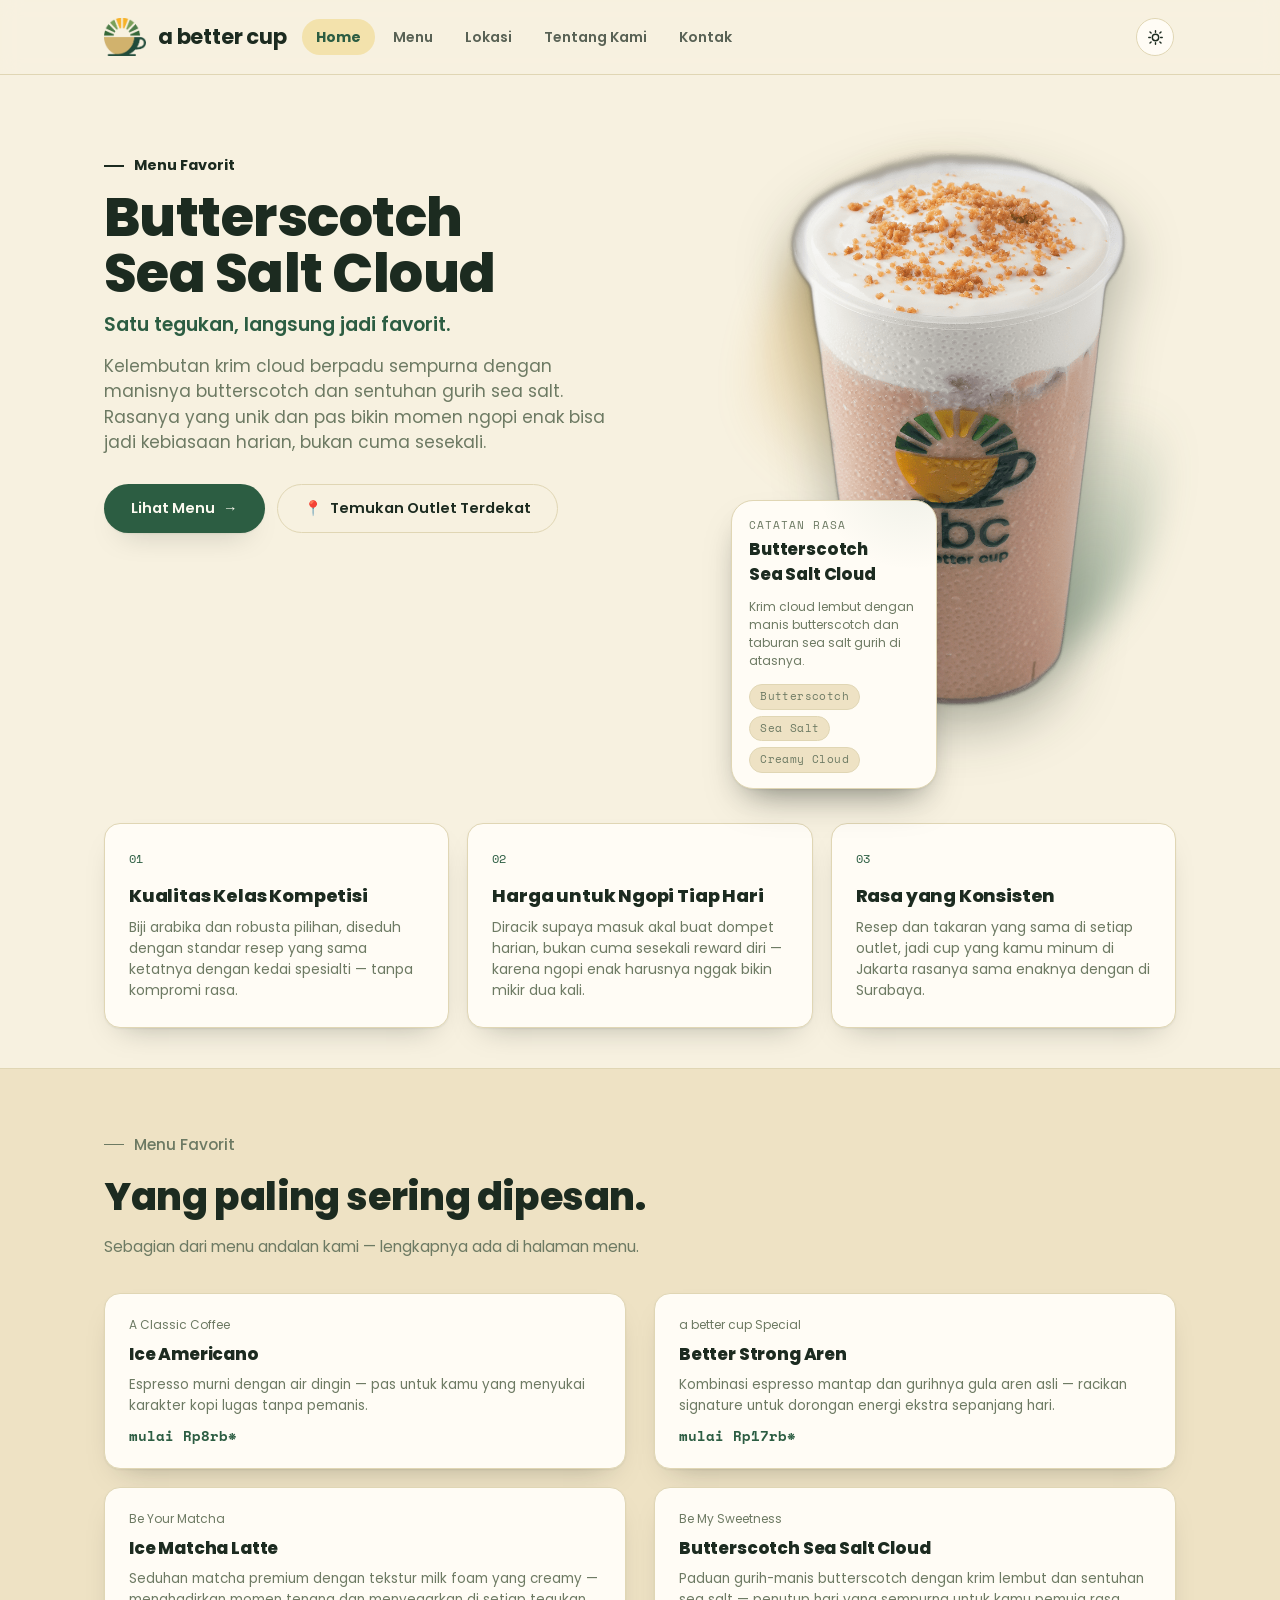
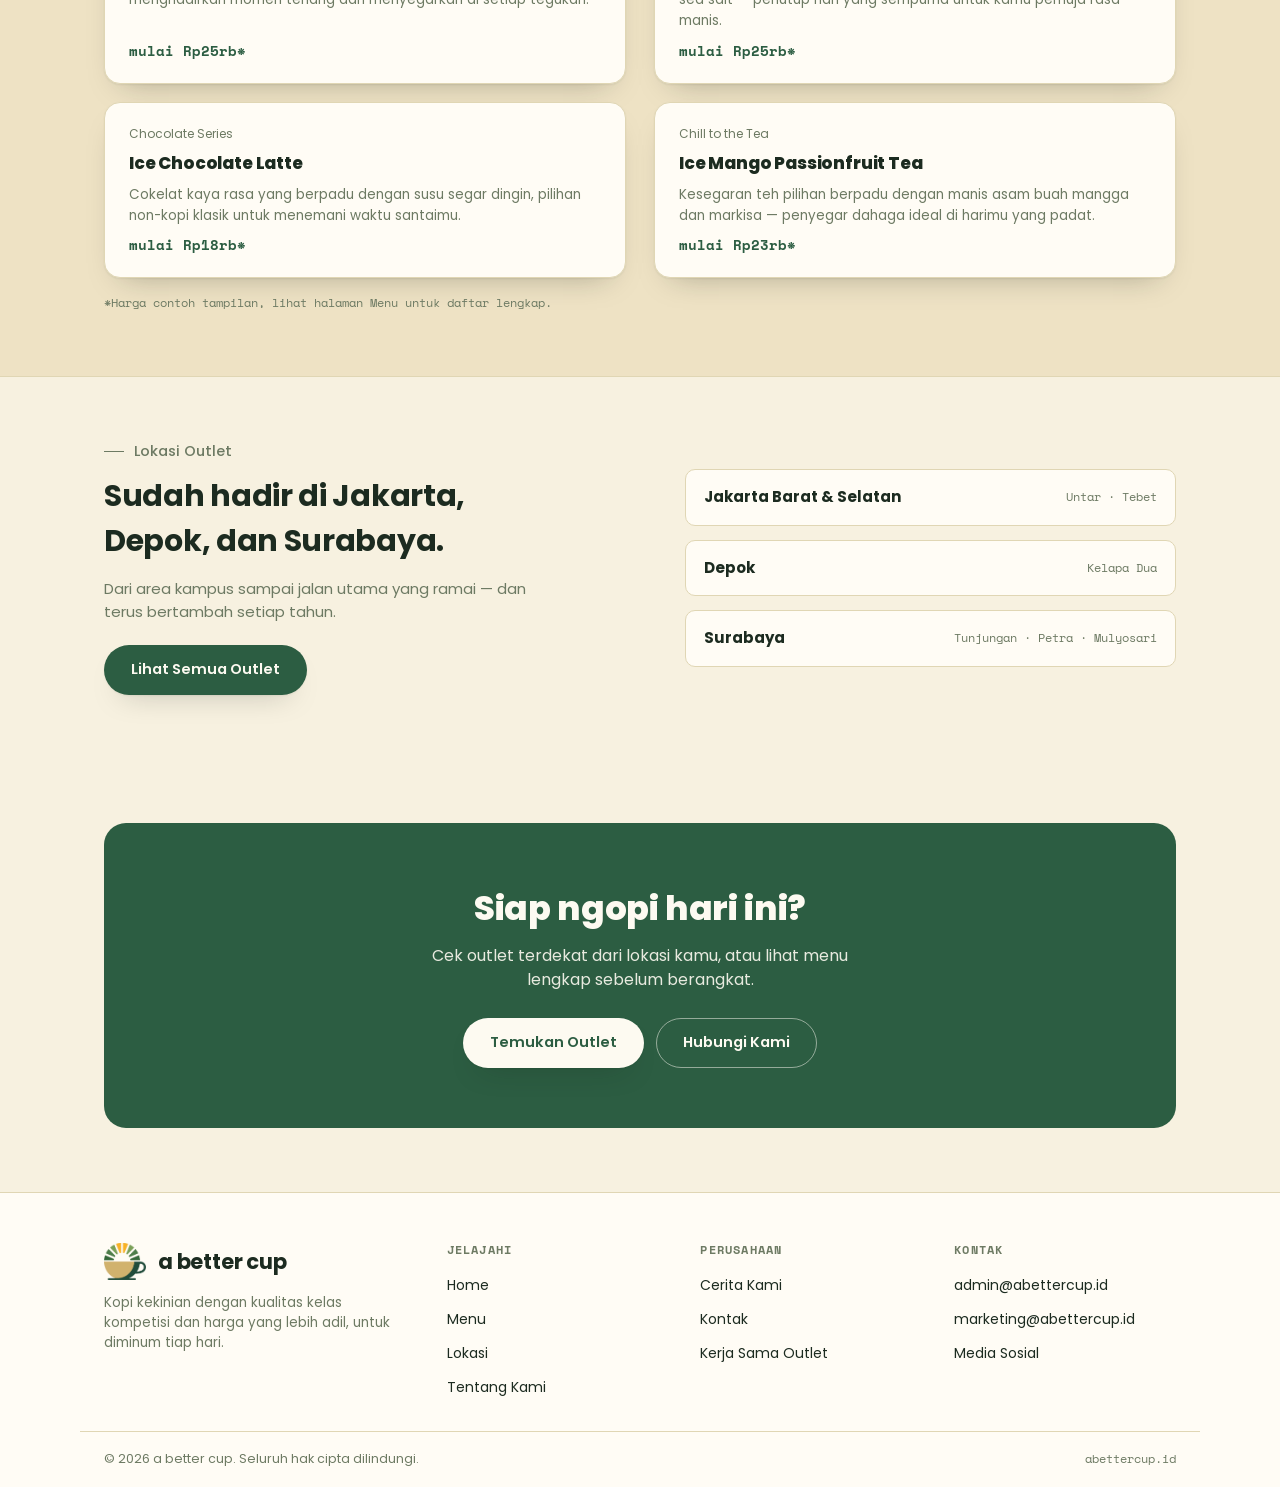
<file: index.html>
<!doctype html>
<html lang="id">
<head>
<meta charset="utf-8">
<meta name="viewport" content="width=device-width, initial-scale=1">
<title>a better cup — Kopi Kekinian, Harga Masuk Akal</title>
<meta name="description" content="a better cup meracik kopi kekinian dengan biji pilihan dan harga yang adil untuk diminum tiap hari. Temukan outlet terdekat dan lihat menu kami.">
<link rel="icon" href="data:image/svg+xml,%3Csvg xmlns='http://www.w3.org/2000/svg' viewBox='0 0 32 32'%3E%3Crect width='32' height='32' rx='7' fill='%232c5d42'/%3E%3Cpath d='M9 13h13v6a5 5 0 0 1-5 5h-3a5 5 0 0 1-5-5v-6Z' fill='%23fffcf6'/%3E%3Cpath d='M22 15h1.5a3 3 0 0 1 0 6H22' fill='none' stroke='%23fffcf6' stroke-width='1.6'/%3E%3Cpath d='M12 9c0-1.2.8-1.2.8-2.4M15.4 9c0-1.2.8-1.2.8-2.4' stroke='%23fffcf6' stroke-width='1.4' stroke-linecap='round'/%3E%3C/svg%3E">
<link rel="stylesheet" href="https://fonts.googleapis.com/css2?family=Poppins:wght@400;500;600;700;800;900&family=Space+Mono:wght@400;700&display=swap">
<link rel="stylesheet" href="assets/style.css">
<style>
  /* ---- Home-only styling ---- */
  .hero-section{ padding-block: 52px 30px; }
  .hero-grid{
    display: grid; grid-template-columns: 1.15fr .85fr; gap: 44px; align-items: start;
  }
  @media (max-width: 900px){ .hero-grid{ grid-template-columns: 1fr; } }
  .hero-copy{ padding-top: 28px; }
  .hero-copy h1{ font-size: clamp(34px, 5.4vw, 54px); font-weight: 800; line-height: 1.04; }
  .hero-copy .tagline{ font-size: 19px; font-weight: 600; color: var(--cherry); margin-top: 10px; }
  .hero-copy .lead{ color: var(--muted); font-size: 17px; max-width: 48ch; margin-top: 14px; }
  .hero-actions{ display: flex; gap: 12px; flex-wrap: wrap; margin-top: 28px; }
  .hero-copy .eyebrow{ color: var(--ink); font-weight: 700; }
  .hero-copy .eyebrow::before{ background: var(--ink); }

  .hero-visual{ position: relative; padding: 22px 26px 44px 26px; }
  .hero-visual::before{
    content:""; position:absolute; inset: 6% 2% 10% 2%; z-index: 0; border-radius: 50%;
    background:
      radial-gradient(55% 55% at 30% 25%, color-mix(in srgb, var(--gold) 50%, transparent), transparent 72%),
      radial-gradient(60% 60% at 85% 88%, color-mix(in srgb, var(--cherry) 42%, transparent), transparent 72%);
    filter: blur(18px);
  }
  .hero-photo-frame{
    position: relative; z-index: 1;
    display: flex; align-items: center; justify-content: center;
  }
  .hero-photo-frame img{
    width: 100%; height: auto; max-height: 560px; object-fit: contain;
    filter: drop-shadow(0 22px 28px rgba(20,30,20,.32));
  }

  .cup-card{
    background: var(--surface); border: 1px solid var(--line); border-radius: var(--radius-lg);
    box-shadow: 0 20px 40px -16px rgba(20,30,20,.38), var(--shadow); padding: 20px 20px 18px; position: relative; overflow: hidden;
  }
  .cup-card::before{
    content:""; position:absolute; inset:0; opacity:.08; pointer-events:none;
    background: radial-gradient(140px 140px at 88% -10%, var(--cherry), transparent 70%);
  }
  .cup-card.cup-card-floating{
    position: absolute; z-index: 2; left: -8px; bottom: -36px;
    width: min(206px, 62%); padding: 17px 17px 15px;
  }
  .cup-card .cc-eyebrow{ font-family:'Space Mono',monospace; font-size:10.5px; letter-spacing:.1em; text-transform:uppercase; color:var(--muted); }
  .cup-card h3{ font-size: 16.5px; margin: 5px 0 10px; }
  .cup-card .cc-note{ font-size: 12px; color: var(--muted); line-height: 1.5; }
  .cup-tags{ display:flex; flex-wrap:wrap; gap:6px; margin-top:14px; }
  @media (max-width: 480px){
    .cup-card.cup-card-floating{ width: min(190px, 68%); padding: 15px 15px 13px; left: -10px; bottom: -16px; }
    .cup-card h3{ font-size: 15px; }
  }

  .pillars{ display:grid; grid-template-columns: repeat(3,1fr); gap: 18px; }
  @media (max-width: 820px){ .pillars{ grid-template-columns: 1fr; } }
  .pillar{ padding: 26px 24px; }
  .pillar .num{ font-family:'Space Mono',monospace; color: var(--cherry); font-size: 12px; margin-bottom: 14px; display:block; }
  .pillar h3{ font-size: 18px; margin-bottom: 8px; }
  .pillar p{ color: var(--muted); font-size: 14px; }

  .menu-strip{ display: grid; grid-template-columns: repeat(2, 1fr); gap: 18px 28px; }
  @media (max-width: 640px){ .menu-strip{ grid-template-columns: 1fr; } }
  .menu-item{ padding: 22px 24px; display: flex; flex-direction: column; gap: 8px; }
  .menu-item .cat-label{ font-size: 12px; color: var(--muted); margin: 0; }
  .menu-item .tag-row{ display:flex; justify-content:space-between; align-items:center; }
  .menu-item h4{ font-size: 17px; margin: 0; }
  .menu-item .desc{ color: var(--muted); font-size: 13.5px; line-height:1.55; flex: 1; }
  .menu-item .price{ font-family:'Space Mono',monospace; font-weight:700; color: var(--cherry); font-size: 14px; }

  .outlet-band-grid{ display:grid; grid-template-columns: 1.1fr 1fr; gap: 40px; align-items:center; }
  @media (max-width: 860px){ .outlet-band-grid{ grid-template-columns: 1fr; } }
  .city-list{ display:flex; flex-direction:column; gap: 14px; }
  .city-row{ display:flex; align-items:center; justify-content:space-between; padding: 16px 18px; border-radius: var(--radius-sm); background: var(--surface); border: 1px solid var(--line); }
  .city-row .name{ font-weight: 700; font-size: 15px; }
  .city-row .count{ font-family:'Space Mono',monospace; font-size: 12px; color: var(--muted); }

  .cta-band{ text-align:center; padding: 60px 24px; border-radius: var(--radius-lg); background: var(--cherry); color: var(--cherry-ink); }
  .cta-band h2{ font-size: clamp(24px,3.6vw,34px); font-weight: 800; }
  .cta-band p{ opacity:.9; margin-top: 10px; max-width: 46ch; margin-inline:auto; }
  .cta-band .hero-actions{ justify-content:center; margin-top: 26px; }
  .cta-band .btn-primary{ background: var(--cherry-ink); color: var(--cherry); }
  .cta-band .btn-ghost{ border-color: color-mix(in srgb, var(--cherry-ink) 50%, transparent); color: var(--cherry-ink); }
  .cta-band .btn-ghost:hover{ border-color: var(--cherry-ink); color: var(--cherry-ink); opacity:.85; }
</style>
</head>
<body>

<header class="site-header">
  <div class="bar">
    <a class="logo" href="index.html">
      <img src="assets/img/logo-icon.png" alt="Logo a better cup">
      <span class="wordmark">a better cup</span>
    </a>
    <nav>
      <ul class="nav-links" data-nav-links>
        <li><a href="index.html" aria-current="page">Home</a></li>
        <li><a href="menu.html">Menu</a></li>
        <li><a href="outlets.html">Lokasi</a></li>
        <li><a href="about.html">Tentang Kami</a></li>
        <li><a href="contact.html">Kontak</a></li>
      </ul>
    </nav>
    <div class="nav-right">
      <button class="theme-toggle" data-theme-toggle aria-label="Ganti tema terang/gelap">
        <svg class="i-sun" viewBox="0 0 24 24" fill="none" stroke="currentColor" stroke-width="2"><circle cx="12" cy="12" r="4.5"/><path d="M12 2.5v2.2M12 19.3v2.2M4.2 4.2l1.6 1.6M18.2 18.2l1.6 1.6M2.5 12h2.2M19.3 12h2.2M4.2 19.8l1.6-1.6M18.2 5.8l1.6-1.6" stroke-linecap="round"/></svg>
        <svg class="i-moon" viewBox="0 0 24 24" fill="none" stroke="currentColor" stroke-width="2"><path d="M20 14.2A8.5 8.5 0 1 1 9.8 4a6.7 6.7 0 0 0 10.2 10.2Z"/></svg>
      </button>
      <button class="nav-toggle" data-nav-toggle aria-label="Buka menu" aria-expanded="false">
        <svg viewBox="0 0 24 24" fill="none" stroke="currentColor" stroke-width="2" stroke-linecap="round"><path d="M4 6h16M4 12h16M4 18h16"/></svg>
      </button>
    </div>
  </div>
</header>

<main>

  <section class="hero-section">
    <div class="wrap hero-grid">
      <div class="hero-copy">
        <p class="eyebrow">Menu Favorit</p>
        <h1>Butterscotch Sea Salt Cloud</h1>
        <p class="tagline">Satu tegukan, langsung jadi favorit.</p>
        <p class="lead">Kelembutan krim cloud berpadu sempurna dengan manisnya butterscotch dan sentuhan gurih sea salt. Rasanya yang unik dan pas bikin momen ngopi enak bisa jadi kebiasaan harian, bukan cuma sesekali.</p>
        <div class="hero-actions">
          <a class="btn btn-primary" href="menu.html">Lihat Menu <span class="btn-icon" aria-hidden="true">→</span></a>
          <a class="btn btn-ghost" href="outlets.html"><span class="btn-icon" aria-hidden="true">📍</span> Temukan Outlet Terdekat</a>
        </div>
      </div>
      <div class="hero-visual">
        <div class="hero-photo-frame">
          <img src="assets/img/menu/butterscotch-sea-salt-cloud.png" alt="Butterscotch Sea Salt Cloud, minuman favorit a better cup">
        </div>
        <div class="cup-card cup-card-floating">
          <p class="cc-eyebrow">Catatan Rasa</p>
          <h3 class="display">Butterscotch Sea Salt Cloud</h3>
          <p class="cc-note">Krim cloud lembut dengan manis butterscotch dan taburan sea salt gurih di atasnya.</p>
          <div class="cup-tags">
            <span class="pill">Butterscotch</span>
            <span class="pill">Sea Salt</span>
            <span class="pill">Creamy Cloud</span>
          </div>
        </div>
      </div>
    </div>
  </section>

  <section class="tight">
    <div class="wrap">
      <div class="pillars">
        <div class="card pillar">
          <span class="num mono">01</span>
          <h3>Kualitas Kelas Kompetisi</h3>
          <p>Biji arabika dan robusta pilihan, diseduh dengan standar resep yang sama ketatnya dengan kedai spesialti — tanpa kompromi rasa.</p>
        </div>
        <div class="card pillar">
          <span class="num mono">02</span>
          <h3>Harga untuk Ngopi Tiap Hari</h3>
          <p>Diracik supaya masuk akal buat dompet harian, bukan cuma sesekali reward diri — karena ngopi enak harusnya nggak bikin mikir dua kali.</p>
        </div>
        <div class="card pillar">
          <span class="num mono">03</span>
          <h3>Rasa yang Konsisten</h3>
          <p>Resep dan takaran yang sama di setiap outlet, jadi cup yang kamu minum di Jakarta rasanya sama enaknya dengan di Surabaya.</p>
        </div>
      </div>
    </div>
  </section>

  <section class="band">
    <div class="wrap">
      <div class="section-head">
        <p class="eyebrow">Menu Favorit</p>
        <h2>Yang paling sering dipesan.</h2>
        <p>Sebagian dari menu andalan kami — lengkapnya ada di halaman menu.</p>
      </div>
      <div class="menu-strip">
        <div class="card menu-item">
          <p class="cat-label">A Classic Coffee</p>
          <div class="tag-row"><h4>Ice Americano</h4></div>
          <p class="desc">Espresso murni dengan air dingin — pas untuk kamu yang menyukai karakter kopi lugas tanpa pemanis.</p>
          <span class="price mono">mulai Rp8rb*</span>
        </div>
        <div class="card menu-item">
          <p class="cat-label">a better cup Special</p>
          <div class="tag-row"><h4>Better Strong Aren</h4></div>
          <p class="desc">Kombinasi espresso mantap dan gurihnya gula aren asli — racikan signature untuk dorongan energi ekstra sepanjang hari.</p>
          <span class="price mono">mulai Rp17rb*</span>
        </div>
        <div class="card menu-item">
          <p class="cat-label">Be Your Matcha</p>
          <div class="tag-row"><h4>Ice Matcha Latte</h4></div>
          <p class="desc">Seduhan matcha premium dengan tekstur milk foam yang creamy — menghadirkan momen tenang dan menyegarkan di setiap tegukan.</p>
          <span class="price mono">mulai Rp25rb*</span>
        </div>
        <div class="card menu-item">
          <p class="cat-label">Be My Sweetness</p>
          <div class="tag-row"><h4>Butterscotch Sea Salt Cloud</h4></div>
          <p class="desc">Paduan gurih-manis butterscotch dengan krim lembut dan sentuhan sea salt — penutup hari yang sempurna untuk kamu pemuja rasa manis.</p>
          <span class="price mono">mulai Rp25rb*</span>
        </div>
        <div class="card menu-item">
          <p class="cat-label">Chocolate Series</p>
          <div class="tag-row"><h4>Ice Chocolate Latte</h4></div>
          <p class="desc">Cokelat kaya rasa yang berpadu dengan susu segar dingin, pilihan non-kopi klasik untuk menemani waktu santaimu.</p>
          <span class="price mono">mulai Rp18rb*</span>
        </div>
        <div class="card menu-item">
          <p class="cat-label">Chill to the Tea</p>
          <div class="tag-row"><h4>Ice Mango Passionfruit Tea</h4></div>
          <p class="desc">Kesegaran teh pilihan berpadu dengan manis asam buah mangga dan markisa — penyegar dahaga ideal di harimu yang padat.</p>
          <span class="price mono">mulai Rp23rb*</span>
        </div>
      </div>
      <p class="mono" style="font-size:11.5px;color:var(--muted);margin-top:16px;">*Harga contoh tampilan, lihat halaman Menu untuk daftar lengkap.</p>
    </div>
  </section>

  <section>
    <div class="wrap outlet-band-grid">
      <div>
        <p class="eyebrow">Lokasi Outlet</p>
        <h2 class="display" style="font-size:clamp(22px,3vw,30px);font-weight:700;">Sudah hadir di Jakarta, Depok, dan Surabaya.</h2>
        <p style="color:var(--muted);font-size:15px;margin-top:14px;max-width:48ch;">Dari area kampus sampai jalan utama yang ramai — dan terus bertambah setiap tahun.</p>
        <a class="btn btn-primary" href="outlets.html" style="margin-top:22px;">Lihat Semua Outlet</a>
      </div>
      <div class="city-list">
        <div class="city-row"><span class="name">Jakarta Barat &amp; Selatan</span><span class="count mono">Untar · Tebet</span></div>
        <div class="city-row"><span class="name">Depok</span><span class="count mono">Kelapa Dua</span></div>
        <div class="city-row"><span class="name">Surabaya</span><span class="count mono">Tunjungan · Petra · Mulyosari</span></div>
      </div>
    </div>
  </section>

  <section>
    <div class="wrap">
      <div class="cta-band">
        <h2 class="display">Siap ngopi hari ini?</h2>
        <p>Cek outlet terdekat dari lokasi kamu, atau lihat menu lengkap sebelum berangkat.</p>
        <div class="hero-actions">
          <a class="btn btn-primary" href="outlets.html">Temukan Outlet</a>
          <a class="btn btn-ghost" href="contact.html">Hubungi Kami</a>
        </div>
      </div>
    </div>
  </section>

</main>

<footer>
  <div class="foot-top">
    <div class="foot-brand">
      <a class="logo" href="index.html">
        <img src="assets/img/logo-icon.png" alt="Logo a better cup">
        <span class="wordmark">a better cup</span>
      </a>
      <p>Kopi kekinian dengan kualitas kelas kompetisi dan harga yang lebih adil, untuk diminum tiap hari.</p>
    </div>
    <div>
      <h4>Jelajahi</h4>
      <ul class="foot-links">
        <li><a href="index.html">Home</a></li>
        <li><a href="menu.html">Menu</a></li>
        <li><a href="outlets.html">Lokasi</a></li>
        <li><a href="about.html">Tentang Kami</a></li>
      </ul>
    </div>
    <div>
      <h4>Perusahaan</h4>
      <ul class="foot-links">
        <li><a href="about.html">Cerita Kami</a></li>
        <li><a href="contact.html">Kontak</a></li>
        <li><a href="contact.html">Kerja Sama Outlet</a></li>
      </ul>
    </div>
    <div>
      <h4>Kontak</h4>
      <ul class="foot-links">
        <li><a href="mailto:admin@abettercup.id">admin@abettercup.id</a></li>
        <li><a href="mailto:marketing@abettercup.id">marketing@abettercup.id</a></li>
        <li><a href="contact.html">Media Sosial</a></li>
      </ul>
    </div>
  </div>
  <div class="foot-bottom">
    <span>© <span id="year"></span> a better cup. Seluruh hak cipta dilindungi.</span>
    <span class="mono">abettercup.id</span>
  </div>
</footer>

<script>document.getElementById('year').textContent = new Date().getFullYear();</script>
<script src="assets/script.js"></script>
</body>
</html>
</file>
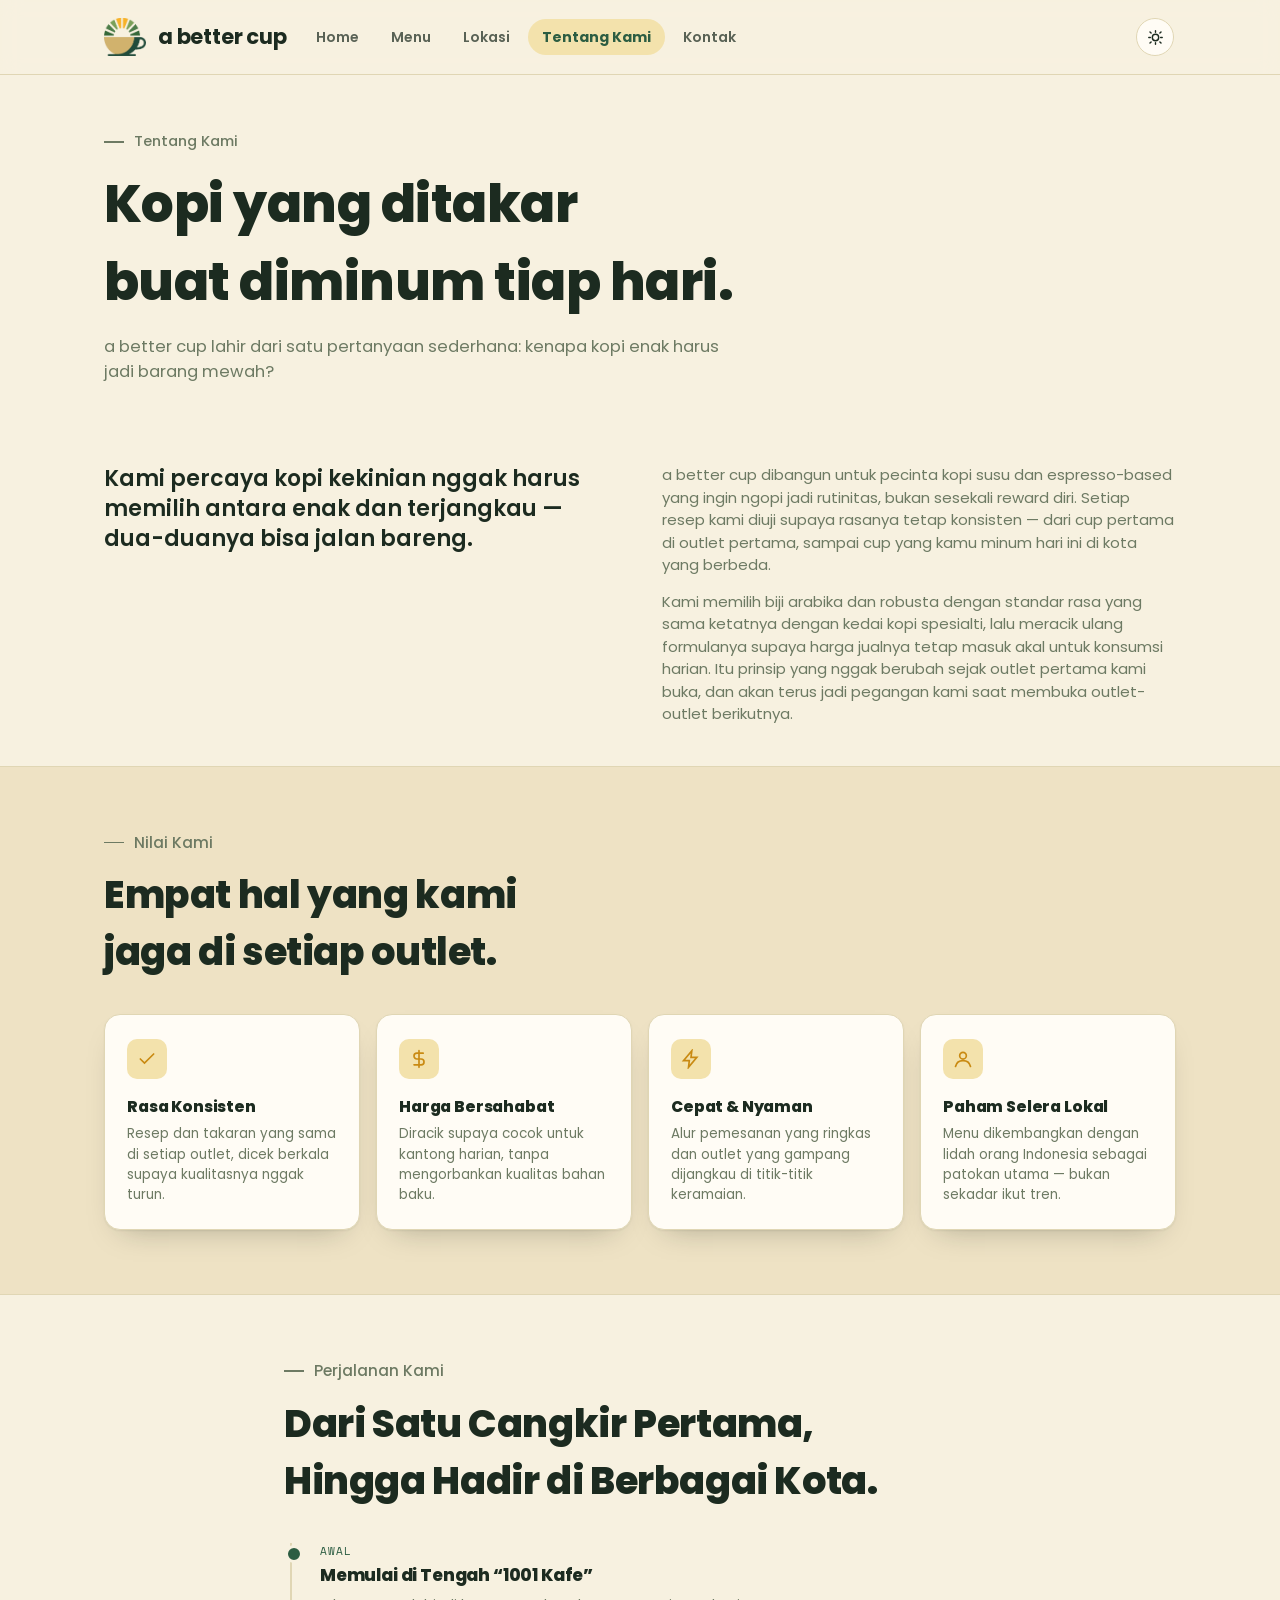
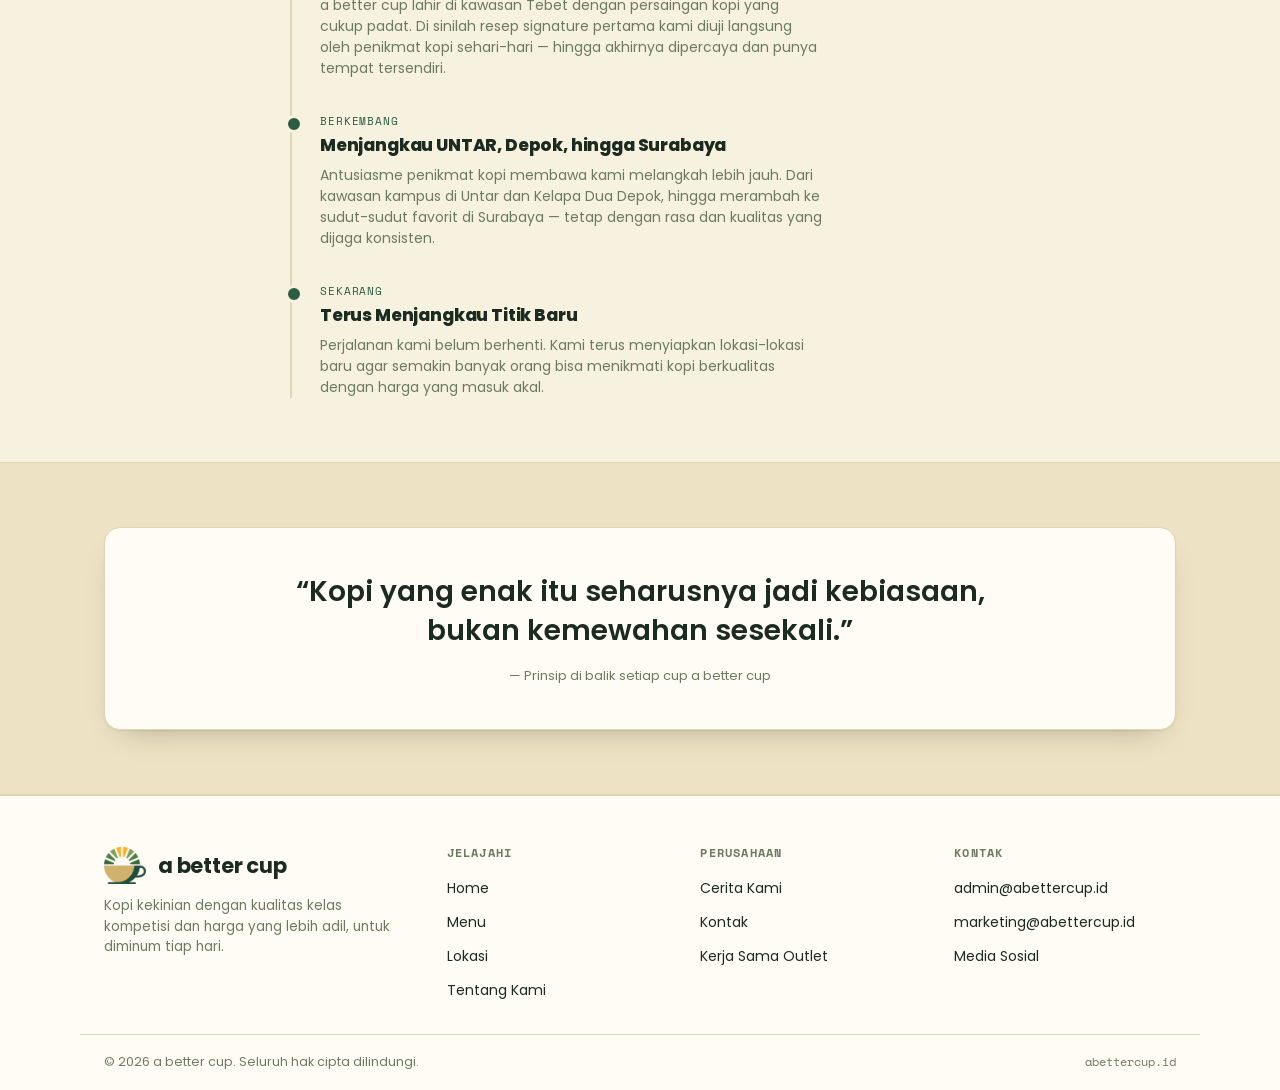
<file: about.html>
<!doctype html>
<html lang="id">
<head>
<meta charset="utf-8">
<meta name="viewport" content="width=device-width, initial-scale=1">
<title>Tentang Kami — a better cup</title>
<meta name="description" content="Kenapa a better cup ada: kopi kekinian dengan kualitas kelas kompetisi dan harga yang lebih adil, diracik konsisten di setiap outlet.">
<link rel="icon" href="data:image/svg+xml,%3Csvg xmlns='http://www.w3.org/2000/svg' viewBox='0 0 32 32'%3E%3Crect width='32' height='32' rx='7' fill='%232c5d42'/%3E%3Cpath d='M9 13h13v6a5 5 0 0 1-5 5h-3a5 5 0 0 1-5-5v-6Z' fill='%23fffcf6'/%3E%3Cpath d='M22 15h1.5a3 3 0 0 1 0 6H22' fill='none' stroke='%23fffcf6' stroke-width='1.6'/%3E%3C/svg%3E">
<link rel="stylesheet" href="https://fonts.googleapis.com/css2?family=Poppins:wght@400;500;600;700;800;900&family=Space+Mono:wght@400;700&display=swap">
<link rel="stylesheet" href="assets/style.css">
<style>
  .story-grid{ display:grid; grid-template-columns: 1fr 1fr; gap: 44px; align-items: start; }
  @media (max-width: 860px){ .story-grid{ grid-template-columns: 1fr; } }
  .story-grid p + p{ margin-top: 14px; }
  .story-grid .lede{ font-family:'Poppins',sans-serif; font-size: 22px; font-weight: 600; line-height: 1.35; }
  .story-grid .body-copy{ color: var(--muted); font-size: 15px; }

  .values-grid{ display:grid; grid-template-columns: repeat(4,1fr); gap: 16px; }
  @media (max-width: 980px){ .values-grid{ grid-template-columns: repeat(2,1fr); } }
  @media (max-width: 540px){ .values-grid{ grid-template-columns: 1fr; } }
  .value-card{ padding: 24px 22px; }
  .value-card .icon{ width: 40px; height: 40px; border-radius: 10px; background: var(--gold-soft); color: var(--gold); display:grid; place-items:center; margin-bottom: 16px; }
  .value-card .icon svg{ width: 20px; height: 20px; }
  .value-card h3{ font-size: 15.5px; margin-bottom: 6px; }
  .value-card p{ color: var(--muted); font-size: 13.5px; }

  .timeline{ display: flex; flex-direction: column; gap: 0; border-left: 2px solid var(--line); margin-left: 6px; }
  .tl-item{ position: relative; padding: 0 0 34px 28px; }
  .tl-item:last-child{ padding-bottom: 0; }
  .tl-item::before{ content:""; position:absolute; left:-7px; top:2px; width:12px; height:12px; border-radius:50%; background: var(--cherry); border: 3px solid var(--bg); }
  .tl-item .stage{ font-family:'Space Mono',monospace; font-size:11px; text-transform:uppercase; letter-spacing:.08em; color: var(--cherry); margin-bottom:4px; }
  .tl-item h3{ font-size: 17px; margin-bottom: 6px; }
  .tl-item p{ color: var(--muted); font-size: 14px; max-width: 56ch; }

  .quote-band{ padding: 44px 40px; text-align:center; }
  .quote-band blockquote{ margin:0; font-family:'Poppins',sans-serif; font-size: clamp(20px,2.6vw,28px); font-weight:600; line-height:1.4; max-width: 44ch; margin-inline:auto; }
  .quote-band cite{ display:block; margin-top:16px; font-style:normal; color: var(--muted); font-size: 13px; }
</style>
</head>
<body>

<header class="site-header">
  <div class="bar">
    <a class="logo" href="index.html">
      <img src="assets/img/logo-icon.png" alt="Logo a better cup">
      <span class="wordmark">a better cup</span>
    </a>
    <nav>
      <ul class="nav-links" data-nav-links>
        <li><a href="index.html">Home</a></li>
        <li><a href="menu.html">Menu</a></li>
        <li><a href="outlets.html">Lokasi</a></li>
        <li><a href="about.html" aria-current="page">Tentang Kami</a></li>
        <li><a href="contact.html">Kontak</a></li>
      </ul>
    </nav>
    <div class="nav-right">
      <button class="theme-toggle" data-theme-toggle aria-label="Ganti tema terang/gelap">
        <svg class="i-sun" viewBox="0 0 24 24" fill="none" stroke="currentColor" stroke-width="2"><circle cx="12" cy="12" r="4.5"/><path d="M12 2.5v2.2M12 19.3v2.2M4.2 4.2l1.6 1.6M18.2 18.2l1.6 1.6M2.5 12h2.2M19.3 12h2.2M4.2 19.8l1.6-1.6M18.2 5.8l1.6-1.6" stroke-linecap="round"/></svg>
        <svg class="i-moon" viewBox="0 0 24 24" fill="none" stroke="currentColor" stroke-width="2"><path d="M20 14.2A8.5 8.5 0 1 1 9.8 4a6.7 6.7 0 0 0 10.2 10.2Z"/></svg>
      </button>
      <button class="nav-toggle" data-nav-toggle aria-label="Buka menu" aria-expanded="false">
        <svg viewBox="0 0 24 24" fill="none" stroke="currentColor" stroke-width="2" stroke-linecap="round"><path d="M4 6h16M4 12h16M4 18h16"/></svg>
      </button>
    </div>
  </div>
</header>

<main>

  <section class="page-hero">
    <div class="wrap">
      <p class="eyebrow">Tentang Kami</p>
      <h1>Kopi yang ditakar<br>buat diminum tiap hari.</h1>
      <p class="lead">a better cup lahir dari satu pertanyaan sederhana: kenapa kopi enak harus jadi barang mewah?</p>
    </div>
  </section>

  <section class="tight">
    <div class="wrap story-grid">
      <p class="lede">Kami percaya kopi kekinian nggak harus memilih antara enak dan terjangkau — dua-duanya bisa jalan bareng.</p>
      <div class="body-copy">
        <p>a better cup dibangun untuk pecinta kopi susu dan espresso-based yang ingin ngopi jadi rutinitas, bukan sesekali reward diri. Setiap resep kami diuji supaya rasanya tetap konsisten — dari cup pertama di outlet pertama, sampai cup yang kamu minum hari ini di kota yang berbeda.</p>
        <p>Kami memilih biji arabika dan robusta dengan standar rasa yang sama ketatnya dengan kedai kopi spesialti, lalu meracik ulang formulanya supaya harga jualnya tetap masuk akal untuk konsumsi harian. Itu prinsip yang nggak berubah sejak outlet pertama kami buka, dan akan terus jadi pegangan kami saat membuka outlet-outlet berikutnya.</p>
      </div>
    </div>
  </section>

  <section class="band">
    <div class="wrap">
      <div class="section-head">
        <p class="eyebrow">Nilai Kami</p>
        <h2>Empat hal yang kami jaga di setiap outlet.</h2>
      </div>
      <div class="values-grid">
        <div class="card value-card">
          <div class="icon"><svg viewBox="0 0 24 24" fill="none" stroke="currentColor" stroke-width="2" stroke-linecap="round"><path d="M20 6 9 17l-5-5"/></svg></div>
          <h3>Rasa Konsisten</h3>
          <p>Resep dan takaran yang sama di setiap outlet, dicek berkala supaya kualitasnya nggak turun.</p>
        </div>
        <div class="card value-card">
          <div class="icon"><svg viewBox="0 0 24 24" fill="none" stroke="currentColor" stroke-width="2" stroke-linecap="round"><path d="M12 2v20M17 5H9.5a3.5 3.5 0 0 0 0 7h5a3.5 3.5 0 0 1 0 7H6"/></svg></div>
          <h3>Harga Bersahabat</h3>
          <p>Diracik supaya cocok untuk kantong harian, tanpa mengorbankan kualitas bahan baku.</p>
        </div>
        <div class="card value-card">
          <div class="icon"><svg viewBox="0 0 24 24" fill="none" stroke="currentColor" stroke-width="2" stroke-linecap="round"><path d="M13 2 3 14h7l-1 8 10-12h-7l1-8Z"/></svg></div>
          <h3>Cepat &amp; Nyaman</h3>
          <p>Alur pemesanan yang ringkas dan outlet yang gampang dijangkau di titik-titik keramaian.</p>
        </div>
        <div class="card value-card">
          <div class="icon"><svg viewBox="0 0 24 24" fill="none" stroke="currentColor" stroke-width="2" stroke-linecap="round"><path d="M3 21c1-4 4-7 9-7s8 3 9 7M12 12a4 4 0 1 0 0-8 4 4 0 0 0 0 8Z"/></svg></div>
          <h3>Paham Selera Lokal</h3>
          <p>Menu dikembangkan dengan lidah orang Indonesia sebagai patokan utama — bukan sekadar ikut tren.</p>
        </div>
      </div>
    </div>
  </section>

  <section>
    <div class="wrap" style="max-width: 760px;">
      <div class="section-head">
        <p class="eyebrow">Perjalanan Kami</p>
        <h2>Dari Satu Cangkir Pertama, Hingga Hadir di Berbagai Kota.</h2>
      </div>
      <div class="timeline">
        <div class="tl-item">
          <p class="stage">Awal</p>
          <h3>Memulai di Tengah &ldquo;1001 Kafe&rdquo;</h3>
          <p>a better cup lahir di kawasan Tebet dengan persaingan kopi yang cukup padat. Di sinilah resep signature pertama kami diuji langsung oleh penikmat kopi sehari-hari — hingga akhirnya dipercaya dan punya tempat tersendiri.</p>
        </div>
        <div class="tl-item">
          <p class="stage">Berkembang</p>
          <h3>Menjangkau UNTAR, Depok, hingga Surabaya</h3>
          <p>Antusiasme penikmat kopi membawa kami melangkah lebih jauh. Dari kawasan kampus di Untar dan Kelapa Dua Depok, hingga merambah ke sudut-sudut favorit di Surabaya — tetap dengan rasa dan kualitas yang dijaga konsisten.</p>
        </div>
        <div class="tl-item">
          <p class="stage">Sekarang</p>
          <h3>Terus Menjangkau Titik Baru</h3>
          <p>Perjalanan kami belum berhenti. Kami terus menyiapkan lokasi-lokasi baru agar semakin banyak orang bisa menikmati kopi berkualitas dengan harga yang masuk akal.</p>
        </div>
      </div>
    </div>
  </section>

  <section class="band">
    <div class="wrap">
      <div class="card quote-band">
        <blockquote>&ldquo;Kopi yang enak itu seharusnya jadi kebiasaan, bukan kemewahan sesekali.&rdquo;</blockquote>
        <cite>— Prinsip di balik setiap cup a better cup</cite>
      </div>
    </div>
  </section>

</main>

<footer>
  <div class="foot-top">
    <div class="foot-brand">
      <a class="logo" href="index.html">
        <img src="assets/img/logo-icon.png" alt="Logo a better cup">
        <span class="wordmark">a better cup</span>
      </a>
      <p>Kopi kekinian dengan kualitas kelas kompetisi dan harga yang lebih adil, untuk diminum tiap hari.</p>
    </div>
    <div>
      <h4>Jelajahi</h4>
      <ul class="foot-links">
        <li><a href="index.html">Home</a></li>
        <li><a href="menu.html">Menu</a></li>
        <li><a href="outlets.html">Lokasi</a></li>
        <li><a href="about.html">Tentang Kami</a></li>
      </ul>
    </div>
    <div>
      <h4>Perusahaan</h4>
      <ul class="foot-links">
        <li><a href="about.html">Cerita Kami</a></li>
        <li><a href="contact.html">Kontak</a></li>
        <li><a href="contact.html">Kerja Sama Outlet</a></li>
      </ul>
    </div>
    <div>
      <h4>Kontak</h4>
      <ul class="foot-links">
        <li><a href="mailto:admin@abettercup.id">admin@abettercup.id</a></li>
        <li><a href="mailto:marketing@abettercup.id">marketing@abettercup.id</a></li>
        <li><a href="contact.html">Media Sosial</a></li>
      </ul>
    </div>
  </div>
  <div class="foot-bottom">
    <span>© <span id="year"></span> a better cup. Seluruh hak cipta dilindungi.</span>
    <span class="mono">abettercup.id</span>
  </div>
</footer>

<script>document.getElementById('year').textContent = new Date().getFullYear();</script>
<script src="assets/script.js"></script>
</body>
</html>
</file>
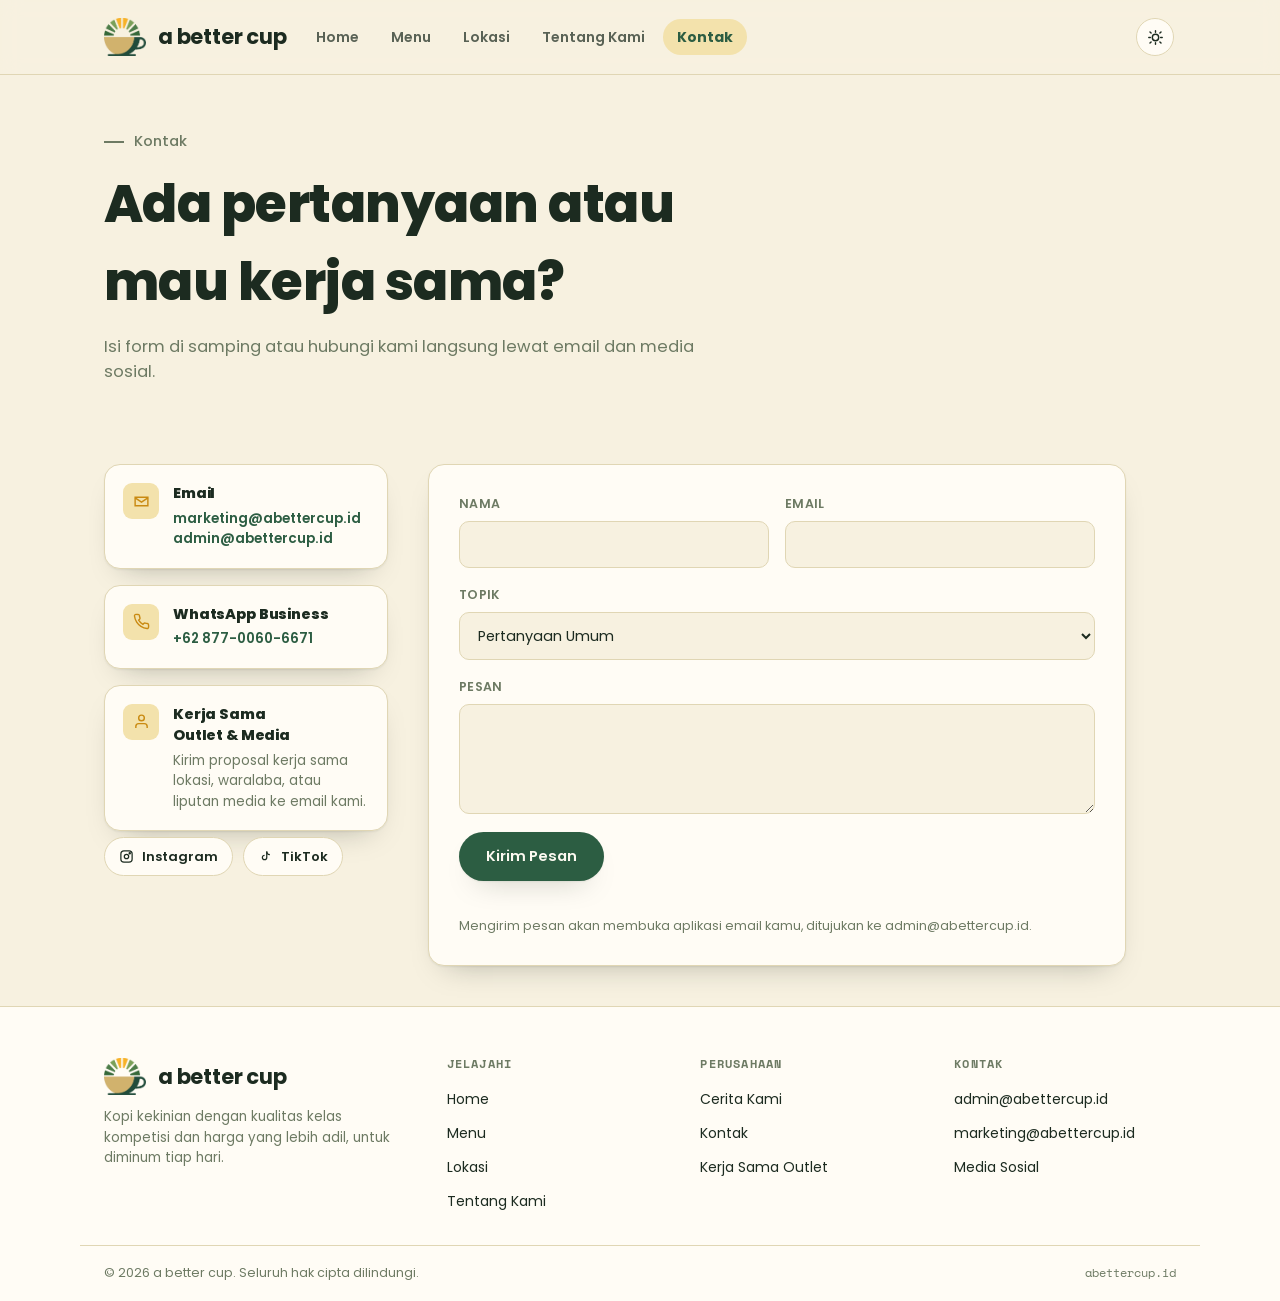
<file: contact.html>
<!doctype html>
<html lang="id">
<head>
<meta charset="utf-8">
<meta name="viewport" content="width=device-width, initial-scale=1">
<title>Kontak — a better cup</title>
<meta name="description" content="Hubungi a better cup untuk pertanyaan, masukan, atau kerja sama outlet.">
<link rel="icon" href="data:image/svg+xml,%3Csvg xmlns='http://www.w3.org/2000/svg' viewBox='0 0 32 32'%3E%3Crect width='32' height='32' rx='7' fill='%232c5d42'/%3E%3Cpath d='M9 13h13v6a5 5 0 0 1-5 5h-3a5 5 0 0 1-5-5v-6Z' fill='%23fffcf6'/%3E%3Cpath d='M22 15h1.5a3 3 0 0 1 0 6H22' fill='none' stroke='%23fffcf6' stroke-width='1.6'/%3E%3C/svg%3E">
<link rel="stylesheet" href="https://fonts.googleapis.com/css2?family=Poppins:wght@400;500;600;700;800;900&family=Space+Mono:wght@400;700&display=swap">
<link rel="stylesheet" href="assets/style.css">
<style>
  .contact-grid{ display:grid; grid-template-columns: .85fr 1.15fr; gap: 40px; align-items:start; }
  @media (max-width: 900px){ .contact-grid{ grid-template-columns: 1fr; } }

  .info-list{ display:flex; flex-direction:column; gap: 16px; }
  .info-row{ display:flex; gap:14px; align-items:flex-start; padding: 18px; }
  .info-row .icon{ width:36px; height:36px; border-radius:9px; background: var(--gold-soft); color: var(--gold); display:grid; place-items:center; flex-shrink:0; }
  .info-row .icon svg{ width:17px; height:17px; }
  .info-row h3{ font-size: 14.5px; margin-bottom:4px; }
  .info-row p{ color: var(--muted); font-size: 13.5px; }
  .info-row a{ color: var(--cherry); text-decoration:none; font-weight:600; }

  .social-row{ display:flex; gap:10px; margin-top: 6px; flex-wrap: wrap; }
  .social-btn{
    display:flex; align-items:center; gap:8px; padding: 9px 14px; border-radius: 999px;
    border: 1px solid var(--line); background: var(--surface); text-decoration:none; color: var(--ink);
    font-size: 13px; font-weight: 600;
  }
  .social-btn svg{ width:15px; height:15px; }
  .social-btn:hover{ border-color: var(--cherry); color: var(--cherry); }

  form.card{ padding: 30px; display:flex; flex-direction:column; gap: 18px; }
  .field{ display:flex; flex-direction:column; gap: 7px; }
  .field label{ font-size: 12.5px; font-weight:600; color: var(--muted); text-transform:uppercase; letter-spacing:.03em; }
  .field input, .field select, .field textarea{
    font-family:'Poppins',sans-serif; font-size: 14.5px; padding: 12px 14px; border-radius: var(--radius-sm);
    border: 1px solid var(--line); background: var(--bg); color: var(--ink);
  }
  .field input:focus, .field select:focus, .field textarea:focus{ outline: 2px solid var(--cherry); outline-offset: 1px; }
  .field textarea{ resize: vertical; min-height: 110px; font-family: 'Poppins', sans-serif; }
  .form-row{ display:grid; grid-template-columns: 1fr 1fr; gap:16px; }
  @media (max-width: 520px){ .form-row{ grid-template-columns: 1fr; } }
  .form-note{ font-size: 12.5px; color: var(--muted); }
  #form-status{ font-size: 13.5px; font-weight: 600; }
  #form-status.ok{ color: var(--good); }
</style>
</head>
<body>

<header class="site-header">
  <div class="bar">
    <a class="logo" href="index.html">
      <img src="assets/img/logo-icon.png" alt="Logo a better cup">
      <span class="wordmark">a better cup</span>
    </a>
    <nav>
      <ul class="nav-links" data-nav-links>
        <li><a href="index.html">Home</a></li>
        <li><a href="menu.html">Menu</a></li>
        <li><a href="outlets.html">Lokasi</a></li>
        <li><a href="about.html">Tentang Kami</a></li>
        <li><a href="contact.html" aria-current="page">Kontak</a></li>
      </ul>
    </nav>
    <div class="nav-right">
      <button class="theme-toggle" data-theme-toggle aria-label="Ganti tema terang/gelap">
        <svg class="i-sun" viewBox="0 0 24 24" fill="none" stroke="currentColor" stroke-width="2"><circle cx="12" cy="12" r="4.5"/><path d="M12 2.5v2.2M12 19.3v2.2M4.2 4.2l1.6 1.6M18.2 18.2l1.6 1.6M2.5 12h2.2M19.3 12h2.2M4.2 19.8l1.6-1.6M18.2 5.8l1.6-1.6" stroke-linecap="round"/></svg>
        <svg class="i-moon" viewBox="0 0 24 24" fill="none" stroke="currentColor" stroke-width="2"><path d="M20 14.2A8.5 8.5 0 1 1 9.8 4a6.7 6.7 0 0 0 10.2 10.2Z"/></svg>
      </button>
      <button class="nav-toggle" data-nav-toggle aria-label="Buka menu" aria-expanded="false">
        <svg viewBox="0 0 24 24" fill="none" stroke="currentColor" stroke-width="2" stroke-linecap="round"><path d="M4 6h16M4 12h16M4 18h16"/></svg>
      </button>
    </div>
  </div>
</header>

<main>
  <section class="page-hero">
    <div class="wrap">
      <p class="eyebrow">Kontak</p>
      <h1>Ada pertanyaan atau<br>mau kerja sama?</h1>
      <p class="lead">Isi form di samping atau hubungi kami langsung lewat email dan media sosial.</p>
    </div>
  </section>

  <section class="tight">
    <div class="wrap contact-grid">

      <div>
        <div class="info-list">
          <div class="card info-row">
            <div class="icon"><svg viewBox="0 0 24 24" fill="none" stroke="currentColor" stroke-width="2"><path d="M3 6h18v12H3z"/><path d="m3 7 9 6 9-6"/></svg></div>
            <div>
              <h3>Email</h3>
              <p><a href="mailto:marketing@abettercup.id">marketing@abettercup.id</a><br><a href="mailto:admin@abettercup.id">admin@abettercup.id</a></p>
            </div>
          </div>
          <div class="card info-row">
            <div class="icon"><svg viewBox="0 0 24 24" fill="none" stroke="currentColor" stroke-width="2"><path d="M22 16.9v3a2 2 0 0 1-2.2 2 19.8 19.8 0 0 1-8.6-3.1 19.5 19.5 0 0 1-6-6 19.8 19.8 0 0 1-3.1-8.6A2 2 0 0 1 4.1 2h3a2 2 0 0 1 2 1.7c.1 1 .3 2 .7 3a2 2 0 0 1-.5 2.1L8 10a16 16 0 0 0 6 6l1.2-1.3a2 2 0 0 1 2.1-.5c1 .4 2 .6 3 .7a2 2 0 0 1 1.7 2Z"/></svg></div>
            <div>
              <h3>WhatsApp Business</h3>
              <p><a href="https://wa.me/6287700606671" target="_blank" rel="noopener">+62 877-0060-6671</a></p>
            </div>
          </div>
          <div class="card info-row">
            <div class="icon"><svg viewBox="0 0 24 24" fill="none" stroke="currentColor" stroke-width="2"><path d="M20 21v-2a4 4 0 0 0-4-4H8a4 4 0 0 0-4 4v2"/><circle cx="12" cy="7" r="4"/></svg></div>
            <div>
              <h3>Kerja Sama Outlet &amp; Media</h3>
              <p>Kirim proposal kerja sama lokasi, waralaba, atau liputan media ke email kami.</p>
            </div>
          </div>
        </div>
        <div class="social-row">
          <a class="social-btn" href="https://www.instagram.com/abettercup.id" target="_blank" rel="noopener" aria-label="Instagram a better cup">
            <svg viewBox="0 0 24 24" fill="none" stroke="currentColor" stroke-width="2"><rect x="3" y="3" width="18" height="18" rx="5"/><circle cx="12" cy="12" r="3.5"/><circle cx="17.2" cy="6.8" r="1"/></svg>
            Instagram
          </a>
          <a class="social-btn" href="https://www.tiktok.com/@abettercup.id" target="_blank" rel="noopener" aria-label="TikTok a better cup">
            <svg viewBox="0 0 24 24" fill="none" stroke="currentColor" stroke-width="2"><path d="M14 4v9.5a3.5 3.5 0 1 1-3.5-3.5"/><path d="M14 4a5 5 0 0 0 5 5"/></svg>
            TikTok
          </a>
        </div>
      </div>

      <form class="card" id="contact-form">
        <div class="form-row">
          <div class="field">
            <label for="name">Nama</label>
            <input id="name" name="name" type="text" required autocomplete="name">
          </div>
          <div class="field">
            <label for="email">Email</label>
            <input id="email" name="email" type="email" required autocomplete="email">
          </div>
        </div>
        <div class="field">
          <label for="topic">Topik</label>
          <select id="topic" name="topic">
            <option>Pertanyaan Umum</option>
            <option>Kerja Sama Outlet</option>
            <option>Masukan &amp; Keluhan</option>
            <option>Media &amp; Liputan</option>
          </select>
        </div>
        <div class="field">
          <label for="message">Pesan</label>
          <textarea id="message" name="message" required></textarea>
        </div>
        <button class="btn btn-primary" type="submit" style="align-self:flex-start;">Kirim Pesan</button>
        <p id="form-status" role="status"></p>
        <p class="form-note">Mengirim pesan akan membuka aplikasi email kamu, ditujukan ke admin@abettercup.id.</p>
      </form>

    </div>
  </section>
</main>

<footer>
  <div class="foot-top">
    <div class="foot-brand">
      <a class="logo" href="index.html">
        <img src="assets/img/logo-icon.png" alt="Logo a better cup">
        <span class="wordmark">a better cup</span>
      </a>
      <p>Kopi kekinian dengan kualitas kelas kompetisi dan harga yang lebih adil, untuk diminum tiap hari.</p>
    </div>
    <div>
      <h4>Jelajahi</h4>
      <ul class="foot-links">
        <li><a href="index.html">Home</a></li>
        <li><a href="menu.html">Menu</a></li>
        <li><a href="outlets.html">Lokasi</a></li>
        <li><a href="about.html">Tentang Kami</a></li>
      </ul>
    </div>
    <div>
      <h4>Perusahaan</h4>
      <ul class="foot-links">
        <li><a href="about.html">Cerita Kami</a></li>
        <li><a href="contact.html">Kontak</a></li>
        <li><a href="contact.html">Kerja Sama Outlet</a></li>
      </ul>
    </div>
    <div>
      <h4>Kontak</h4>
      <ul class="foot-links">
        <li><a href="mailto:admin@abettercup.id">admin@abettercup.id</a></li>
        <li><a href="mailto:marketing@abettercup.id">marketing@abettercup.id</a></li>
        <li><a href="contact.html">Media Sosial</a></li>
      </ul>
    </div>
  </div>
  <div class="foot-bottom">
    <span>© <span id="year"></span> a better cup. Seluruh hak cipta dilindungi.</span>
    <span class="mono">abettercup.id</span>
  </div>
</footer>

<script>document.getElementById('year').textContent = new Date().getFullYear();</script>
<script src="assets/script.js"></script>
<script>
  document.getElementById('contact-form').addEventListener('submit', function (e) {
    e.preventDefault();
    var name = document.getElementById('name').value.trim();
    var email = document.getElementById('email').value.trim();
    var topic = document.getElementById('topic').value;
    var message = document.getElementById('message').value.trim();
    var subject = encodeURIComponent('[Website] ' + topic + ' — dari ' + name);
    var body = encodeURIComponent(message + '\n\n— ' + name + ' (' + email + ')');
    window.location.href = 'mailto:admin@abettercup.id?subject=' + subject + '&body=' + body;
    var status = document.getElementById('form-status');
    status.textContent = 'Membuka aplikasi email kamu…';
    status.classList.add('ok');
  });
</script>
</body>
</html>
</file>
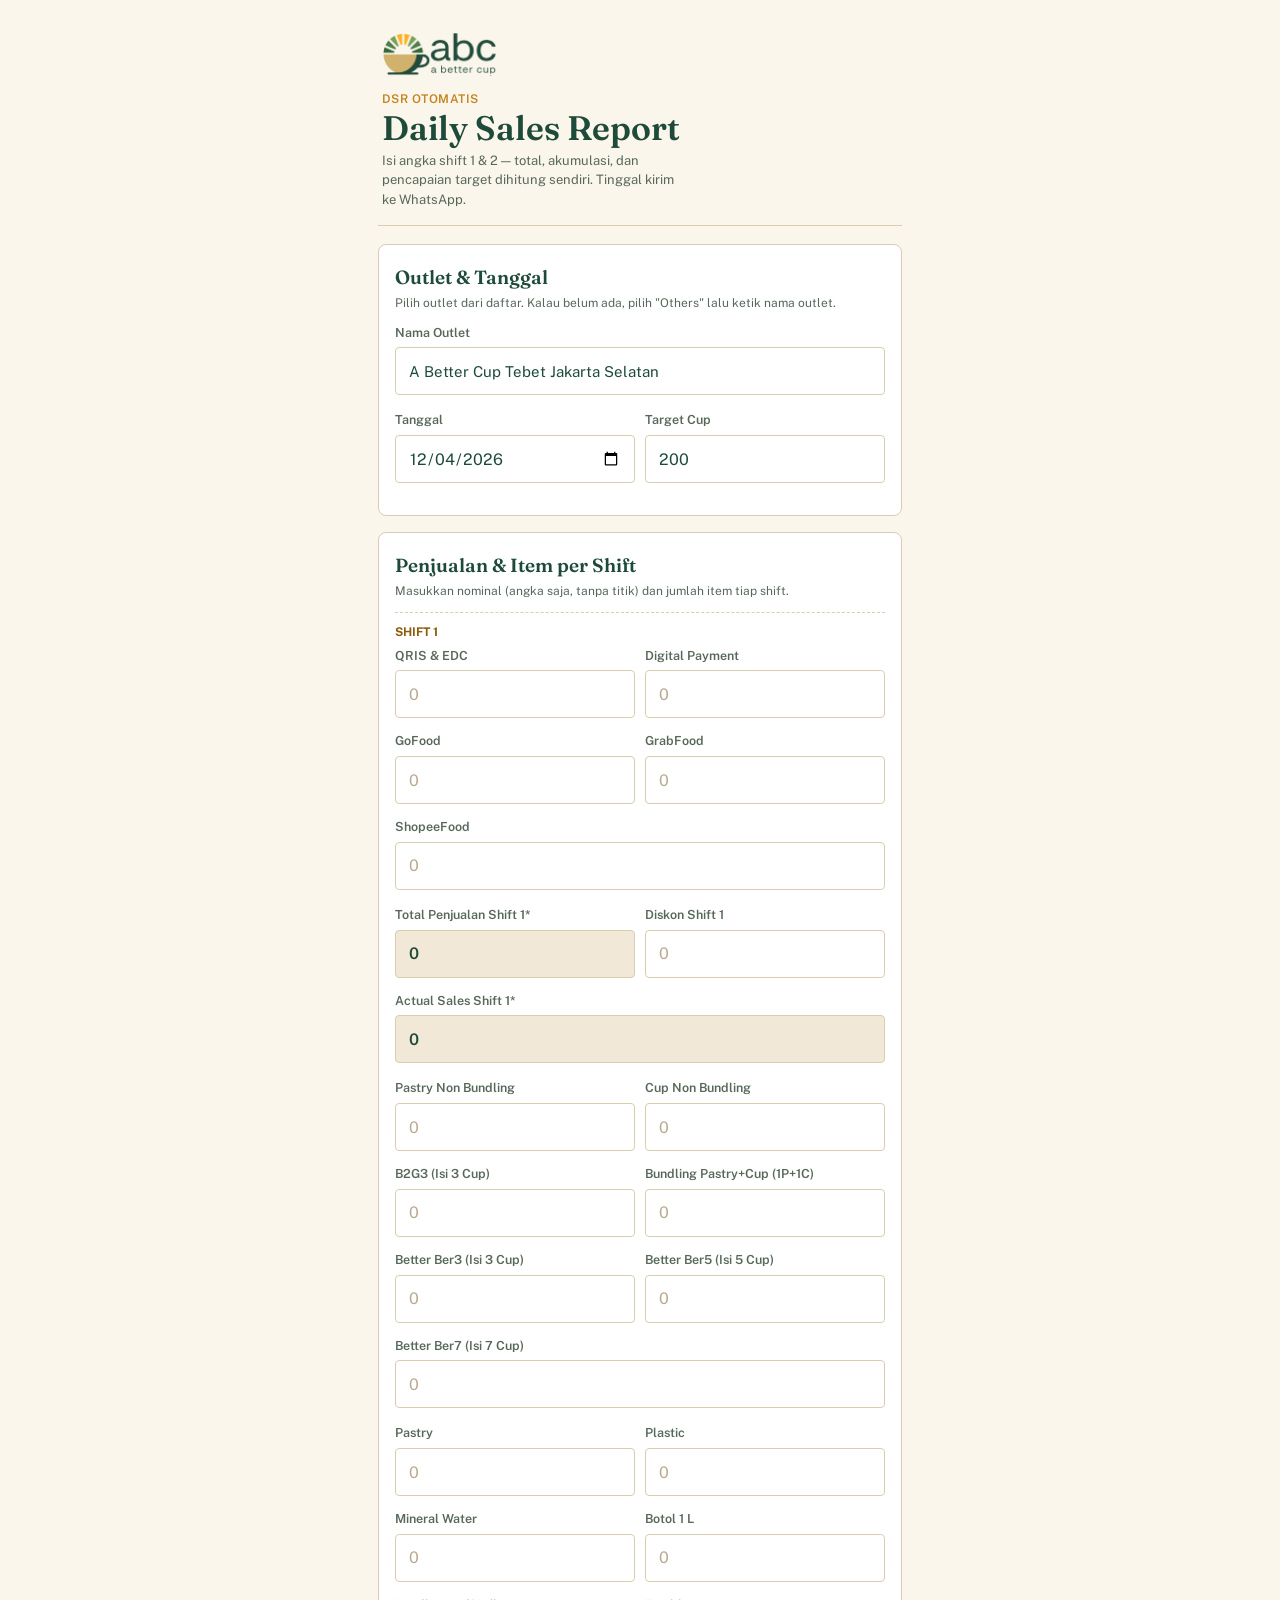
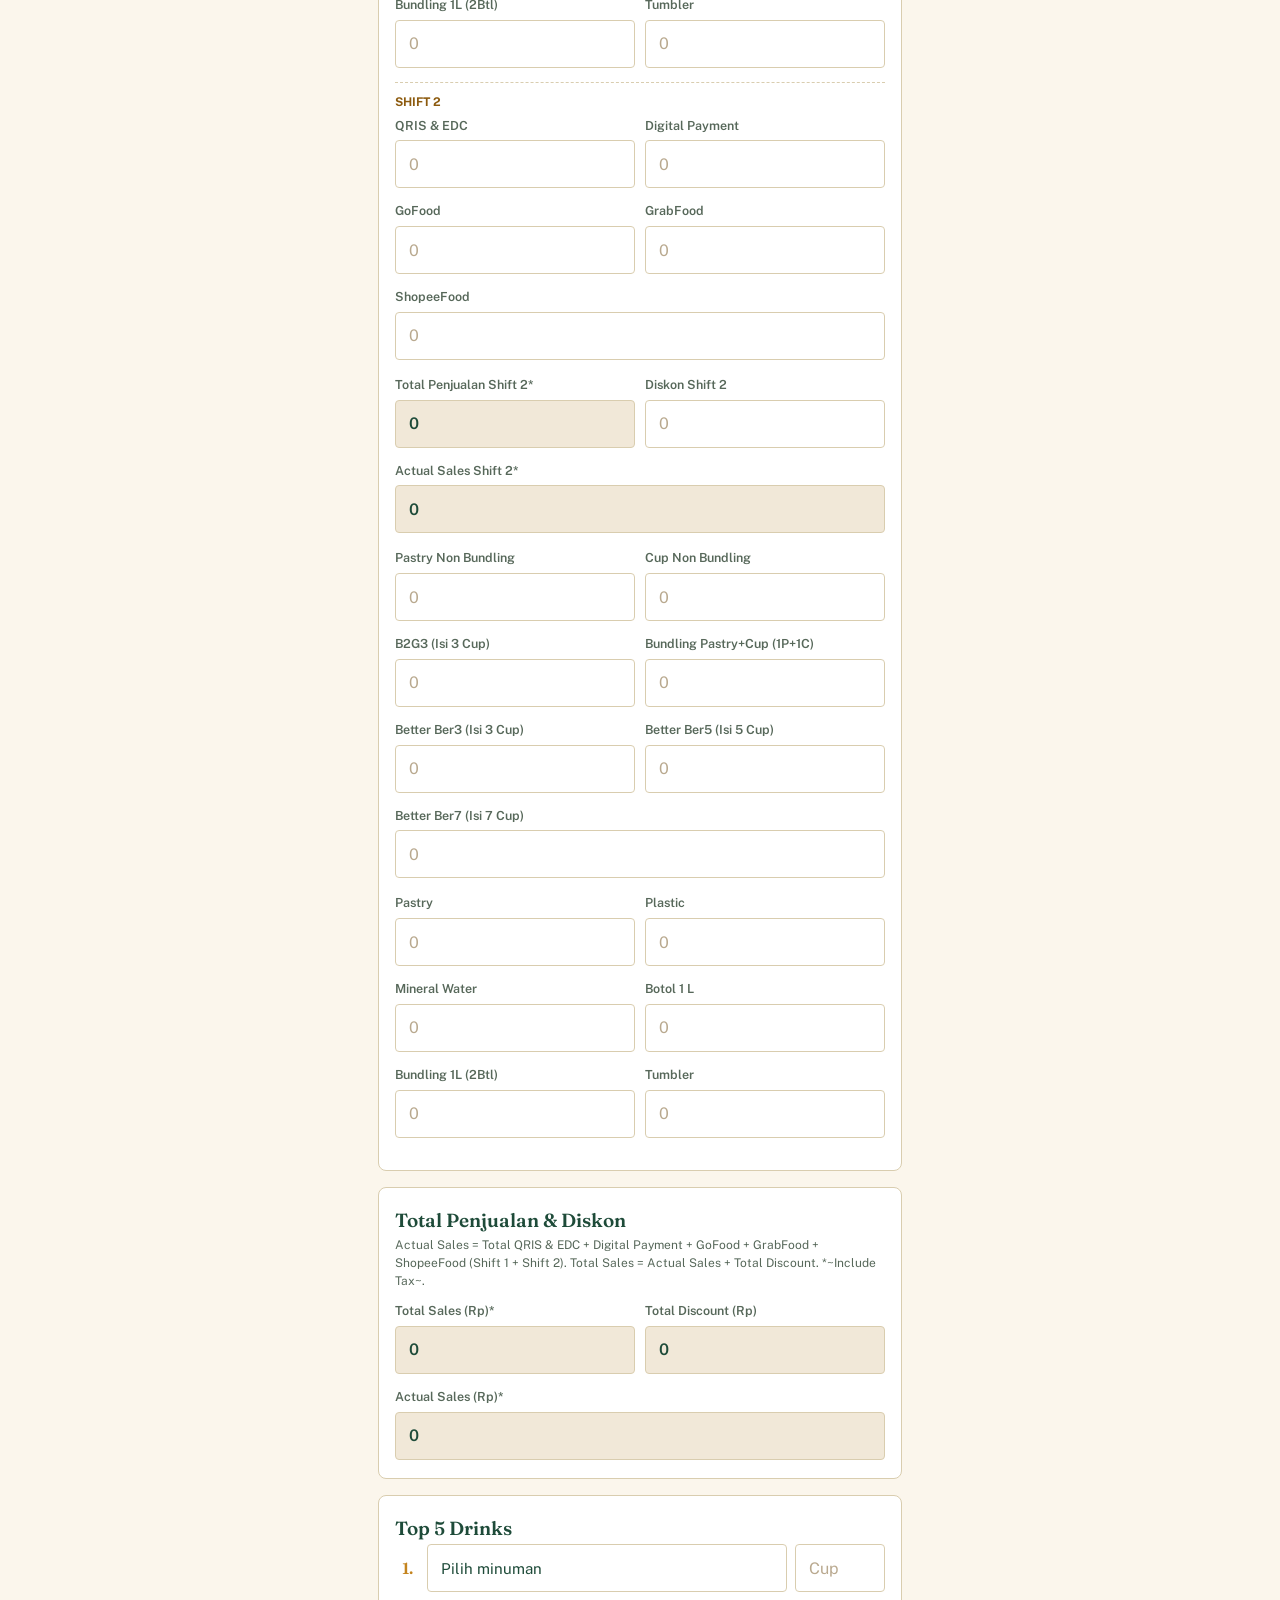
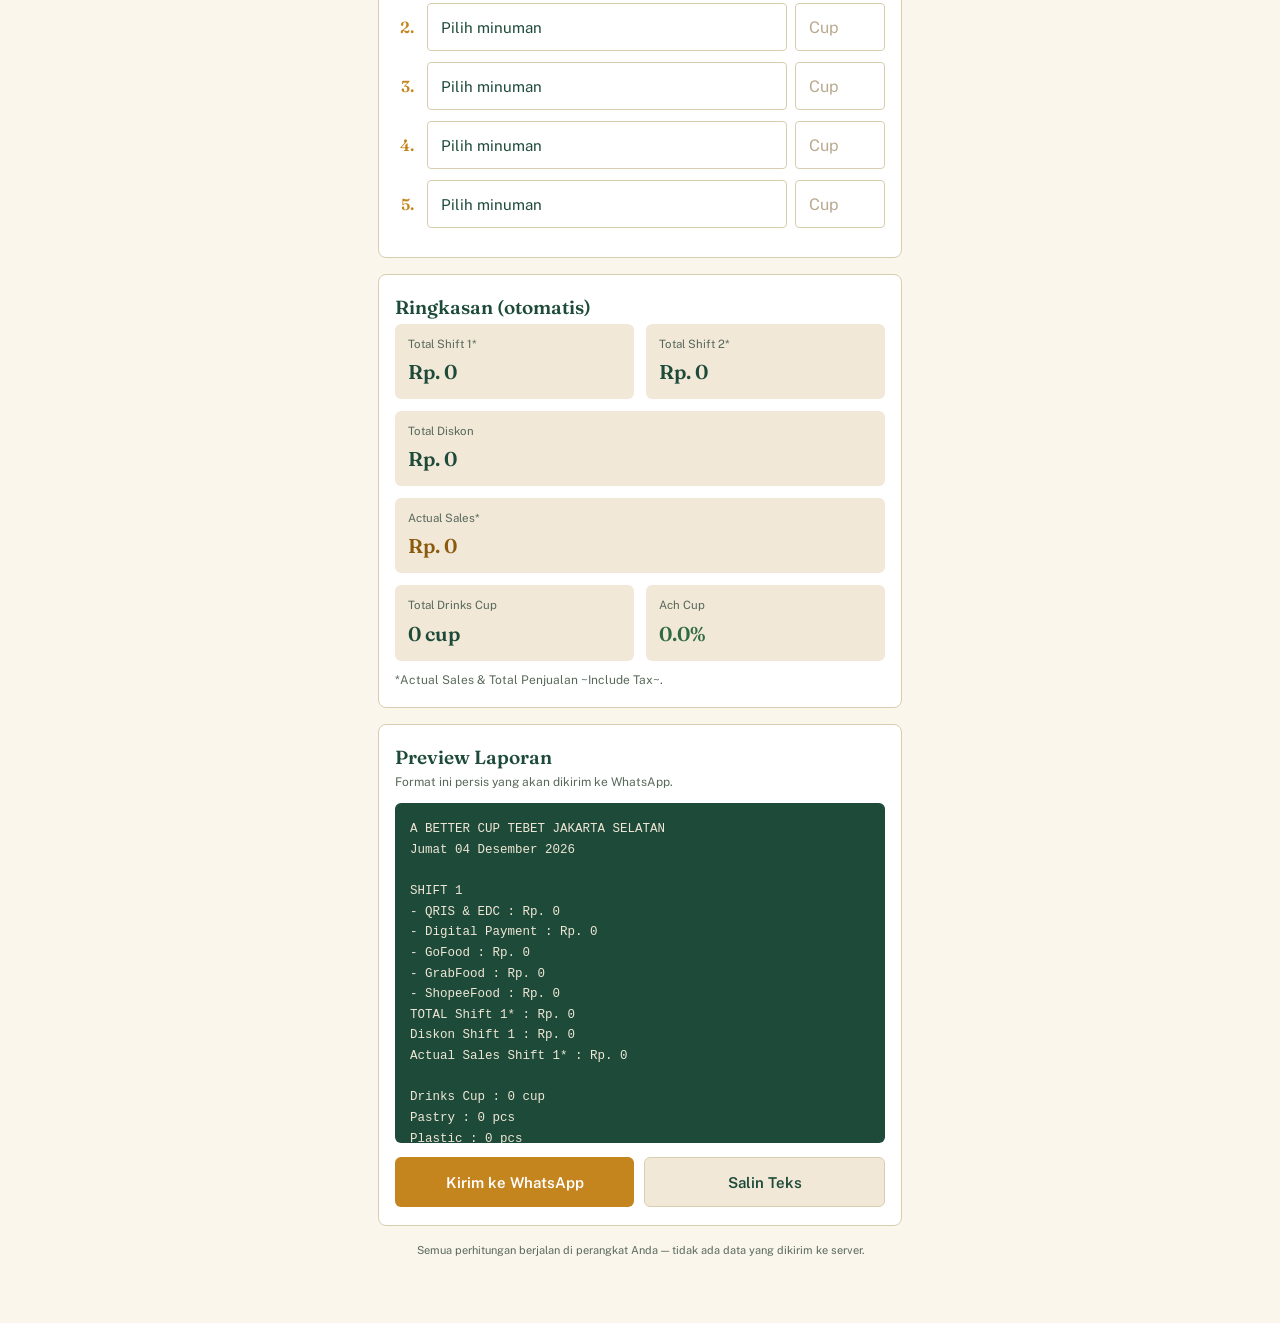
<file: dsr-a-better-cup.html>
<!DOCTYPE html>
<html lang="id">
<head>
<meta charset="UTF-8">
<meta name="viewport" content="width=device-width, initial-scale=1.0">
<title>DSR Otomatis — A Better Cup</title>
<link rel="preconnect" href="https://fonts.googleapis.com">
<link href="https://fonts.googleapis.com/css2?family=Fraunces:opsz,wght@9..144,500;9..144,600;9..144,700&family=Public+Sans:wght@400;500;600;700&display=swap" rel="stylesheet">
<style>
  :root{
    --paper:#FBF6EC;
    --paper-deep:#F1E8D8;
    --ink:#1E4B39;
    --ink-soft:#57685A;
    --rust:#C4841E;
    --rust-deep:#8C5A0E;
    --olive:#2F6B3E;
    --line:#D9CDAF;
    --card:#FFFFFF;
    --radius:4px;
  }
  *{box-sizing:border-box;}
  body{
    margin:0;
    background:var(--paper);
    color:var(--ink);
    font-family:'Public Sans', sans-serif;
    line-height:1.5;
    padding-bottom:60px;
  }
  .wrap{max-width:560px;margin:0 auto;padding:28px 18px 0;}
  header.top{padding:4px 4px 16px;border-bottom:1px solid var(--line);margin-bottom:18px;}
  .logo{display:block;height:44px;width:auto;margin-bottom:14px;}
  .kicker{font-size:12px;letter-spacing:.04em;color:var(--rust);font-weight:600;margin-bottom:3px;}
  h1{
    font-family:'Fraunces', serif;
    font-weight:600;
    font-size:34px;
    margin:0 0 4px;
    line-height:1.05;
    color:var(--ink);
  }
  .sub{color:var(--ink-soft);font-size:13px;max-width:38ch;margin:0;}

  .field-row{display:grid;grid-template-columns:1fr 1fr;gap:10px;margin-bottom:14px;}
  .field{margin-bottom:16px;}
  .field label{display:block;font-size:12.5px;color:var(--ink-soft);margin-bottom:5px;font-weight:600;}
  input[type=text], input[type=number], input[type=date]{
    width:100%;
    min-height:48px;
    padding:12px 13px;
    border:1px solid var(--line);
    border-radius:var(--radius);
    background:var(--card);
    color:var(--ink);
    font-size:16px;
    font-family:inherit;
    -webkit-appearance:none;
    appearance:none;
  }
  /* Bigger, easier-to-tap number spinners on Android/Chrome */
  input[type=number]{
    -moz-appearance:textfield;
  }
  input:focus{outline:2px solid var(--rust);outline-offset:1px;}
  input::placeholder{color:#B9A98F;}
  input[readonly]{background:var(--paper-deep);color:var(--ink);font-weight:600;}

  select{
    width:100%;
    min-height:48px;
    padding:12px 13px;
    border:1px solid var(--line);
    border-radius:var(--radius);
    background:var(--card);
    color:var(--ink);
    font-size:15px;
    font-family:inherit;
    -webkit-appearance:none;
    appearance:none;
  }
  select:focus{outline:2px solid var(--rust);outline-offset:1px;}

  section.card{
    background:var(--card);
    border:1px solid var(--line);
    border-radius:8px;
    padding:18px 16px;
    margin-bottom:16px;
  }
  .card h2{
    font-family:'Fraunces', serif;
    font-size:19px;
    font-weight:600;
    margin:0 0 2px;
  }
  .card .desc{font-size:12px;color:var(--ink-soft);margin-bottom:12px;}
  .group-label{
    font-size:12px;color:var(--rust-deep);font-weight:700;margin:12px 0 6px;
    padding-top:10px;border-top:1px dashed var(--line);
  }
  .group-label:first-of-type{border-top:none;padding-top:0;margin-top:0;}

  .top5-row{display:grid;grid-template-columns:24px 1fr 90px;gap:8px;align-items:center;margin-bottom:11px;}
  .top5-item{margin-bottom:0;}
  .top5-item .top5-custom{
    width:100%;
    margin:6px 0 11px;
    padding:11px 12px;
    border:1px solid var(--rust);
    border-radius:var(--radius);
    background:var(--card);
    color:var(--ink);
    font-size:15px;
    font-family:inherit;
    min-height:44px;
  }
  .top5-row .n{font-family:'Fraunces',serif;font-weight:600;color:var(--rust);text-align:center;}

  .summary-grid{display:grid;grid-template-columns:1fr 1fr;gap:12px;margin-top:2px;}
  .stat{background:var(--paper-deep);border-radius:6px;padding:12px 13px;}
  .stat .label{font-size:11.5px;color:var(--ink-soft);margin-bottom:4px;}
  .stat .value{font-family:'Fraunces',serif;font-size:20px;font-weight:600;}
  .stat.wide{grid-column:1/-1;}
  .stat.accent .value{color:var(--rust-deep);}
  .stat.olive .value{color:var(--olive);}

  .preview-box{
    background:var(--ink);
    color:#EFE6D6;
    font-family:'SF Mono', Menlo, Consolas, monospace;
    font-size:12.5px;
    line-height:1.65;
    white-space:pre-wrap;
    padding:16px 15px;
    border-radius:6px;
    max-height:340px;
    overflow-y:auto;
  }

  .actions{display:flex;gap:10px;margin-top:14px;}
  button{
    flex:1;
    min-height:50px;
    padding:14px 10px;
    border-radius:6px;
    border:none;
    font-family:'Public Sans',sans-serif;
    font-weight:600;
    font-size:15px;
    cursor:pointer;
  }
  .btn-primary{background:var(--rust);color:#fff;}
  .btn-primary:hover{background:var(--rust-deep);}
  .btn-secondary{background:var(--paper-deep);color:var(--ink);border:1px solid var(--line);}
  .btn-secondary:hover{background:#E9DCC3;}

  .foot-note{
    text-align:center;color:var(--ink-soft);font-size:11px;margin:14px 0 4px;
  }
  datalist{}
</style>
</head>
<body>
<div class="wrap">

  <header class="top">
    <img class="logo" src="[data-uri]" alt="A Better Cup logo">
    <div class="kicker">DSR OTOMATIS</div>
    <h1>Daily Sales Report</h1>
    <p class="sub">Isi angka shift 1 &amp; 2 — total, akumulasi, dan pencapaian target dihitung sendiri. Tinggal kirim ke WhatsApp.</p>
  </header>

  <section class="card">
    <h2>Outlet &amp; Tanggal</h2>
    <div class="desc">Pilih outlet dari daftar. Kalau belum ada, pilih "Others" lalu ketik nama outlet.</div>
    <div class="field">
      <label for="outlet-select">Nama Outlet</label>
      <select id="outlet-select">
        <option value="">Pilih outlet</option>
        <option value="A Better Cup Untar Jakarta Barat">A Better Cup Untar Jakarta Barat</option>
        <option value="A Better Cup Tebet Jakarta Selatan" selected>A Better Cup Tebet Jakarta Selatan</option>
        <option value="A Better Cup Depok Kelapa Dua">A Better Cup Depok Kelapa Dua</option>
        <option value="A Better Cup Tunjungan Surabaya">A Better Cup Tunjungan Surabaya</option>
        <option value="A Better Cup Petra">A Better Cup Petra</option>
        <option value="A Better Cup Mulyosari">A Better Cup Mulyosari</option>
        <option value="__other__">Others</option>
      </select>
      <input id="outlet-custom" type="text" placeholder="Tulis nama outlet" style="display:none;margin-top:8px;">
    </div>
    <div class="field-row">
      <div class="field" style="margin-bottom:0;">
        <label for="tanggal">Tanggal</label>
        <input id="tanggal" type="date">
      </div>
      <div class="field" style="margin-bottom:0;">
        <label for="target">Target Cup</label>
        <input id="target" type="number" placeholder="200" value="200">
      </div>
    </div>
  </section>

  <section class="card">
    <h2>Penjualan &amp; Item per Shift</h2>
    <div class="desc">Masukkan nominal (angka saja, tanpa titik) dan jumlah item tiap shift.</div>

    <div class="group-label">SHIFT 1</div>
    <div class="field-row">
      <div class="field" style="margin-bottom:0;"><label>QRIS &amp; EDC</label><input class="s1-pay" type="number" placeholder="0"></div>
      <div class="field" style="margin-bottom:0;"><label>Digital Payment</label><input class="s1-pay" type="number" placeholder="0"></div>
    </div>
    <div class="field-row">
      <div class="field" style="margin-bottom:0;"><label>GoFood</label><input class="s1-pay" type="number" placeholder="0"></div>
      <div class="field" style="margin-bottom:0;"><label>GrabFood</label><input class="s1-pay" type="number" placeholder="0"></div>
    </div>
    <div class="field">
      <label>ShopeeFood</label><input class="s1-pay" type="number" placeholder="0">
    </div>
    <div class="field-row">
      <div class="field" style="margin-bottom:0;"><label>Total Penjualan Shift 1*</label><input id="s1-total-sales" type="number" placeholder="0" readonly></div>
      <div class="field" style="margin-bottom:0;"><label>Diskon Shift 1</label><input id="s1-discount" type="number" placeholder="0"></div>
    </div>
    <div class="field">
      <label>Actual Sales Shift 1*</label><input id="s1-actual-sales" type="number" placeholder="0" readonly>
    </div>
    <div class="field-row">
      <div class="field" style="margin-bottom:0;"><label>Pastry Non Bundling</label><input id="s1-pastry-non-bundling" type="number" placeholder="0"></div>
      <div class="field" style="margin-bottom:0;"><label>Cup Non Bundling</label><input id="s1-cup-non-bundling" type="number" placeholder="0"></div>
    </div>
    <div class="field-row">
      <div class="field" style="margin-bottom:0;"><label>B2G3 (Isi 3 Cup)</label><input id="s1-b2g3" type="number" placeholder="0"></div>
      <div class="field" style="margin-bottom:0;"><label>Bundling Pastry+Cup (1P+1C)</label><input id="s1-bundling-pastry-cup" type="number" placeholder="0"></div>
    </div>
    <div class="field-row">
      <div class="field" style="margin-bottom:0;"><label>Better Ber3 (Isi 3 Cup)</label><input id="s1-ber3" type="number" placeholder="0"></div>
      <div class="field" style="margin-bottom:0;"><label>Better Ber5 (Isi 5 Cup)</label><input id="s1-ber5" type="number" placeholder="0"></div>
    </div>
    <div class="field">
      <label>Better Ber7 (Isi 7 Cup)</label><input id="s1-ber7" type="number" placeholder="0">
    </div>
    <div class="field-row">
      <div class="field" style="margin-bottom:0;"><label>Pastry</label><input id="s1-pastry" type="number" placeholder="0"></div>
      <div class="field" style="margin-bottom:0;"><label>Plastic</label><input id="s1-plastic" type="number" placeholder="0"></div>
    </div>
    <div class="field-row">
      <div class="field" style="margin-bottom:0;"><label>Mineral Water</label><input id="s1-mineral" type="number" placeholder="0"></div>
      <div class="field" style="margin-bottom:0;"><label>Botol 1 L</label><input id="s1-botol" type="number" placeholder="0"></div>
    </div>
    <div class="field-row">
      <div class="field" style="margin-bottom:0;"><label>Bundling 1L (2Btl)</label><input id="s1-bundling-1l" type="number" placeholder="0"></div>
      <div class="field" style="margin-bottom:0;"><label>Tumbler</label><input id="s1-tumbler" type="number" placeholder="0"></div>
    </div>

    <div class="group-label">SHIFT 2</div>
    <div class="field-row">
      <div class="field" style="margin-bottom:0;"><label>QRIS &amp; EDC</label><input class="s2-pay" type="number" placeholder="0"></div>
      <div class="field" style="margin-bottom:0;"><label>Digital Payment</label><input class="s2-pay" type="number" placeholder="0"></div>
    </div>
    <div class="field-row">
      <div class="field" style="margin-bottom:0;"><label>GoFood</label><input class="s2-pay" type="number" placeholder="0"></div>
      <div class="field" style="margin-bottom:0;"><label>GrabFood</label><input class="s2-pay" type="number" placeholder="0"></div>
    </div>
    <div class="field">
      <label>ShopeeFood</label><input class="s2-pay" type="number" placeholder="0">
    </div>
    <div class="field-row">
      <div class="field" style="margin-bottom:0;"><label>Total Penjualan Shift 2*</label><input id="s2-total-sales" type="number" placeholder="0" readonly></div>
      <div class="field" style="margin-bottom:0;"><label>Diskon Shift 2</label><input id="s2-discount" type="number" placeholder="0"></div>
    </div>
    <div class="field">
      <label>Actual Sales Shift 2*</label><input id="s2-actual-sales" type="number" placeholder="0" readonly>
    </div>
    <div class="field-row">
      <div class="field" style="margin-bottom:0;"><label>Pastry Non Bundling</label><input id="s2-pastry-non-bundling" type="number" placeholder="0"></div>
      <div class="field" style="margin-bottom:0;"><label>Cup Non Bundling</label><input id="s2-cup-non-bundling" type="number" placeholder="0"></div>
    </div>
    <div class="field-row">
      <div class="field" style="margin-bottom:0;"><label>B2G3 (Isi 3 Cup)</label><input id="s2-b2g3" type="number" placeholder="0"></div>
      <div class="field" style="margin-bottom:0;"><label>Bundling Pastry+Cup (1P+1C)</label><input id="s2-bundling-pastry-cup" type="number" placeholder="0"></div>
    </div>
    <div class="field-row">
      <div class="field" style="margin-bottom:0;"><label>Better Ber3 (Isi 3 Cup)</label><input id="s2-ber3" type="number" placeholder="0"></div>
      <div class="field" style="margin-bottom:0;"><label>Better Ber5 (Isi 5 Cup)</label><input id="s2-ber5" type="number" placeholder="0"></div>
    </div>
    <div class="field">
      <label>Better Ber7 (Isi 7 Cup)</label><input id="s2-ber7" type="number" placeholder="0">
    </div>
    <div class="field-row">
      <div class="field" style="margin-bottom:0;"><label>Pastry</label><input id="s2-pastry" type="number" placeholder="0"></div>
      <div class="field" style="margin-bottom:0;"><label>Plastic</label><input id="s2-plastic" type="number" placeholder="0"></div>
    </div>
    <div class="field-row">
      <div class="field" style="margin-bottom:0;"><label>Mineral Water</label><input id="s2-mineral" type="number" placeholder="0"></div>
      <div class="field" style="margin-bottom:0;"><label>Botol 1 L</label><input id="s2-botol" type="number" placeholder="0"></div>
    </div>
    <div class="field-row">
      <div class="field" style="margin-bottom:0;"><label>Bundling 1L (2Btl)</label><input id="s2-bundling-1l" type="number" placeholder="0"></div>
      <div class="field" style="margin-bottom:0;"><label>Tumbler</label><input id="s2-tumbler" type="number" placeholder="0"></div>
    </div>
  </section>

  <section class="card">
    <h2>Total Penjualan &amp; Diskon</h2>
    <div class="desc">Actual Sales = Total QRIS &amp; EDC + Digital Payment + GoFood + GrabFood + ShopeeFood (Shift 1 + Shift 2). Total Sales = Actual Sales + Total Discount. *~Include Tax~.</div>
    <div class="field-row">
      <div class="field" style="margin-bottom:0;"><label>Total Sales (Rp)*</label><input id="total-sales" type="number" placeholder="0" readonly></div>
      <div class="field" style="margin-bottom:0;"><label>Total Discount (Rp)</label><input id="total-discount" type="number" placeholder="0" readonly></div>
    </div>
    <div class="field" style="margin-bottom:0;">
      <label>Actual Sales (Rp)*</label><input id="total-actual-sales" type="number" placeholder="0" readonly>
    </div>
  </section>

  <section class="card">
    <h2>Top 5 Drinks</h2>
    <div id="top5-container"></div>
  </section>

  <section class="card">
    <h2>Ringkasan (otomatis)</h2>
    <div class="summary-grid">
      <div class="stat"><div class="label">Total Shift 1*</div><div class="value" id="sum-shift1">Rp. 0</div></div>
      <div class="stat"><div class="label">Total Shift 2*</div><div class="value" id="sum-shift2">Rp. 0</div></div>
      <div class="stat wide"><div class="label">Total Diskon</div><div class="value" id="sum-discount">Rp. 0</div></div>
      <div class="stat wide accent"><div class="label">Actual Sales*</div><div class="value" id="sum-actual">Rp. 0</div></div>
      <div class="stat"><div class="label">Total Drinks Cup</div><div class="value" id="sum-cup">0 cup</div></div>
      <div class="stat olive"><div class="label">Ach Cup</div><div class="value" id="sum-ach">0.0%</div></div>
    </div>
    <div class="desc" style="margin:10px 0 0;">*Actual Sales &amp; Total Penjualan ~Include Tax~.</div>
  </section>

  <section class="card">
    <h2>Preview Laporan</h2>
    <div class="desc">Format ini persis yang akan dikirim ke WhatsApp.</div>
    <div class="preview-box" id="preview"></div>
    <div class="actions">
      <button class="btn-primary" id="btn-wa">Kirim ke WhatsApp</button>
      <button class="btn-secondary" id="btn-copy">Salin Teks</button>
    </div>
  </section>

  <p class="foot-note">Semua perhitungan berjalan di perangkat Anda — tidak ada data yang dikirim ke server.</p>
</div>

<script>
const $ = (sel, ctx=document) => ctx.querySelector(sel);
const $$ = (sel, ctx=document) => Array.from(ctx.querySelectorAll(sel));

const drinkOptions = [
  'Ice Americano',
  'Ice Latte',
  'Butterscotch Sea Salt Cloud',
  'Ice Chocolate Latte',
  'Better Strong Aren',
  'Ice Matcha Latte',
  'Better Mild Aren',
  'Salted Caramel Latte Cloud',
  'Tiramisu Cheese Cloud',
  'Ice Mango Passionfruit Tea',
  'Butterscotch Sea Salt Chocolate Cloud',
];

// Build Top 5 Drinks rows
const top5Container = $('#top5-container');
for(let i=1;i<=5;i++){
  const item = document.createElement('div');
  item.className = 'top5-item';
  const options = ['<option value="">Pilih minuman</option>']
    .concat(drinkOptions.map(name => `<option value="${name}">${name}</option>`))
    .concat(['<option value="__other__">Others</option>'])
    .join('');
  item.innerHTML = `
    <div class="top5-row">
      <div class="n">${i}.</div>
      <select class="top5-name">${options}</select>
      <input type="number" class="top5-cup" placeholder="Cup" inputmode="numeric" pattern="[0-9]*">
    </div>
    <input type="text" class="top5-custom" placeholder="Tulis nama minuman" style="display:none;">
  `;
  top5Container.appendChild(item);

  const selectEl = $('.top5-name', item);
  const customEl = $('.top5-custom', item);
  selectEl.addEventListener('change', () => {
    customEl.style.display = selectEl.value === '__other__' ? 'block' : 'none';
    if(selectEl.value !== '__other__') customEl.value = '';
    recalc();
  });
}

const targetByOutlet = {
  'A Better Cup Untar Jakarta Barat': 100,
  'A Better Cup Tebet Jakarta Selatan': 250,
  'A Better Cup Depok Kelapa Dua': 150,
  'A Better Cup Tunjungan Surabaya': 650,
  'A Better Cup Petra': 150,
  'A Better Cup Mulyosari': 200,
};

$('#outlet-select').addEventListener('change', () => {
  const val = $('#outlet-select').value;
  $('#outlet-custom').style.display = val === '__other__' ? 'block' : 'none';
  if(val !== '__other__'){
    $('#outlet-custom').value = '';
    if(targetByOutlet.hasOwnProperty(val)){
      $('#target').value = targetByOutlet[val];
    }
  }
  recalc();
});

const num = v => { const n = parseFloat(v); return isNaN(n) ? 0 : n; };
const rp = n => 'Rp. ' + Math.round(n).toLocaleString('id-ID');

const hariNama = ['Minggu','Senin','Selasa','Rabu','Kamis','Jumat','Sabtu'];
const bulanNama = ['Januari','Februari','Maret','April','Mei','Juni','Juli','Agustus','September','Oktober','November','Desember'];

function formatTanggal(dateStr){
  if(!dateStr) return '';
  const d = new Date(dateStr + 'T00:00:00');
  return `${hariNama[d.getDay()]} ${String(d.getDate()).padStart(2,'0')} ${bulanNama[d.getMonth()]} ${d.getFullYear()}`;
}

const payLabels = ['QRIS & EDC','Digital Payment','GoFood','GrabFood','ShopeeFood'];

function getShiftValues(prefix){
  const pays = $$('.' + prefix + '-pay').map(i => num(i.value));
  const cupNonBundling = num($('#' + prefix + '-cup-non-bundling').value);
  const b2g3 = num($('#' + prefix + '-b2g3').value);
  const bundlingPastryCup = num($('#' + prefix + '-bundling-pastry-cup').value);
  const ber3 = num($('#' + prefix + '-ber3').value);
  const ber5 = num($('#' + prefix + '-ber5').value);
  const ber7 = num($('#' + prefix + '-ber7').value);
  const cup = cupNonBundling + (b2g3 * 3) + (bundlingPastryCup * 1) + (ber3 * 3) + (ber5 * 5) + (ber7 * 7);
  const discount = num($('#' + prefix + '-discount').value);
  // Actual Sales = total dari QRIS & EDC + Digital Payment + GoFood + GrabFood + ShopeeFood
  const actual = pays.reduce((a,b)=>a+b,0);
  // Total Penjualan (gross, sebelum diskon) = Actual Sales + Diskon
  const total = actual + discount;
  return {
    pays,
    total,
    actual,
    discount,
    pastryNonBundling: num($('#' + prefix + '-pastry-non-bundling').value),
    cupNonBundling, b2g3, bundlingPastryCup, ber3, ber5, ber7,
    cup,
    pastry: num($('#' + prefix + '-pastry').value),
    plastic: num($('#' + prefix + '-plastic').value),
    mineral: num($('#' + prefix + '-mineral').value),
    botol: num($('#' + prefix + '-botol').value) + (num($('#' + prefix + '-bundling-1l').value) * 2),
    tumbler: num($('#' + prefix + '-tumbler').value),
  };
}

function recalc(){
  const s1 = getShiftValues('s1');
  const s2 = getShiftValues('s2');

  $('#s1-total-sales').value = s1.total;
  $('#s2-total-sales').value = s2.total;
  $('#s1-actual-sales').value = s1.actual;
  $('#s2-actual-sales').value = s2.actual;

  const totalActual = s1.actual + s2.actual;
  const totalDiscount = s1.discount + s2.discount;
  const totalSales = totalActual + totalDiscount;
  $('#total-sales').value = totalSales;
  $('#total-discount').value = totalDiscount;
  const actualSales = totalActual;
  $('#total-actual-sales').value = actualSales;

  const target = num($('#target').value);
  const totalCup = s1.cup + s2.cup;
  const ach = target > 0 ? (totalCup / target * 100) : 0;

  const totalPastry = s1.pastry + s2.pastry;
  const totalPlastic = s1.plastic + s2.plastic;
  const totalMineral = s1.mineral + s2.mineral;
  const totalBotol = s1.botol + s2.botol;
  const totalTumbler = s1.tumbler + s2.tumbler;

  // Summary cards
  $('#sum-shift1').textContent = rp(s1.total);
  $('#sum-shift2').textContent = rp(s2.total);
  $('#sum-discount').textContent = rp(totalDiscount);
  $('#sum-actual').textContent = rp(actualSales);
  $('#sum-cup').textContent = totalCup + ' cup';
  $('#sum-ach').textContent = ach.toFixed(1) + '%';

  // Top 5
  const top5 = $$('.top5-item').map(item => {
    const select = $('.top5-name', item);
    const name = select.value === '__other__' ? $('.top5-custom', item).value.trim() : select.value.trim();
    return { name, cup: num($('.top5-cup', item).value) };
  }).filter(t => t.name);

  const outletSelectVal = $('#outlet-select').value;
  const outlet = (outletSelectVal === '__other__' ? $('#outlet-custom').value.trim() : outletSelectVal) || 'Outlet';
  const tanggal = formatTanggal($('#tanggal').value) || '(pilih tanggal)';

  const paySumTotal = payLabels.map((label,i) => s1.pays[i] + s2.pays[i]);

  let lines = [];
  lines.push(outlet.toUpperCase());
  lines.push(tanggal);
  lines.push('');
  lines.push('SHIFT 1');
  payLabels.forEach((label,i) => lines.push(`- ${label} : ${rp(s1.pays[i])}`));
  lines.push(`TOTAL Shift 1* : ${rp(s1.total)}`);
  lines.push(`Diskon Shift 1 : ${rp(s1.discount)}`);
  lines.push(`Actual Sales Shift 1* : ${rp(s1.actual)}`);
  lines.push('');
  lines.push(`Drinks Cup : ${s1.cup} cup`);
  lines.push(`Pastry : ${s1.pastry} pcs`);
  lines.push(`Plastic : ${s1.plastic} pcs`);
  lines.push(`Mineral Water : ${s1.mineral} pcs`);
  lines.push(`Botol 1 L : ${s1.botol}`);
  lines.push(`Tumbler : ${s1.tumbler}`);
  lines.push('');
  const shift2HasData = $$('.s2-pay').some(el => el.value.trim() !== '')
    || ['s2-discount','s2-pastry-non-bundling','s2-cup-non-bundling','s2-b2g3','s2-bundling-pastry-cup','s2-ber3','s2-ber5','s2-ber7','s2-pastry','s2-plastic','s2-mineral','s2-botol','s2-bundling-1l','s2-tumbler']
      .some(id => $('#' + id).value.trim() !== '');
  if(shift2HasData){
    lines.push('SHIFT 2');
    payLabels.forEach((label,i) => lines.push(`- ${label} : ${rp(s2.pays[i])}`));
    lines.push(`TOTAL Shift 2* : ${rp(s2.total)}`);
    lines.push(`Diskon Shift 2 : ${rp(s2.discount)}`);
    lines.push(`Actual Sales Shift 2* : ${rp(s2.actual)}`);
    lines.push('');
    lines.push(`Drinks Cup : ${s2.cup} cup`);
    lines.push(`Pastry : ${s2.pastry} pcs`);
    lines.push(`Plastic : ${s2.plastic} pcs`);
    lines.push(`Mineral Water : ${s2.mineral} pcs`);
    lines.push(`Botol 1 L : ${s2.botol}`);
    lines.push(`Tumbler : ${s2.tumbler}`);
    lines.push('');
  }
  lines.push('DAILY SUMMARY');
  lines.push(`Total Sales* : ${rp(totalSales)}`);
  lines.push(`Total Discount : ${rp(totalDiscount)}`);
  lines.push(`Actual Sales* : ${rp(actualSales)}`);
  lines.push('*~Include Tax~');
  lines.push('');
  lines.push('Total Shift 1 & 2');
  payLabels.forEach((label,i) => lines.push(`- ${label} : ${rp(paySumTotal[i])}`));
  lines.push('');
  lines.push(`Target Cup : ${target} cup`);
  lines.push(`Total Drinks Cup : ${totalCup} cup`);
  lines.push(`Ach Cup : ${ach.toFixed(1)}%`);
  lines.push('');
  lines.push(`Total Pastry : ${totalPastry} pcs`);
  lines.push(`Total Mineral : ${totalMineral} pcs`);
  lines.push(`Total Plastic : ${totalPlastic} pcs`);
  lines.push(`Total Botol 1 L : ${totalBotol}`);
  lines.push(`Total Tumbler : ${totalTumbler}`);

  if(top5.length){
    lines.push('');
    lines.push('TOP 5 DRINKS');
    top5.forEach((t,i) => lines.push(`${i+1}. ${t.name} : ${t.cup} Cup`));
  }

  lines.push('');
  lines.push('Thank You');

  const reportText = lines.join('\n');
  $('#preview').textContent = reportText;
  return reportText;
}

// Pastikan semua input angka membuka numpad di Android/iOS
$$('input[type=number]').forEach(el => {
  el.setAttribute('inputmode', 'numeric');
  el.setAttribute('pattern', '[0-9]*');
});

document.addEventListener('input', recalc);
recalc();

$('#btn-copy').addEventListener('click', () => {
  const text = recalc();
  navigator.clipboard.writeText(text).then(() => {
    const btn = $('#btn-copy');
    const original = btn.textContent;
    btn.textContent = 'Tersalin ✓';
    setTimeout(() => btn.textContent = original, 1500);
  });
});

$('#btn-wa').addEventListener('click', () => {
  const text = recalc();
  const url = 'https://wa.me/?text=' + encodeURIComponent(text);
  window.open(url, '_blank');
});

// default date = today
$('#tanggal').valueAsDate = new Date();
recalc();
</script>
</body>
</html>
</file>
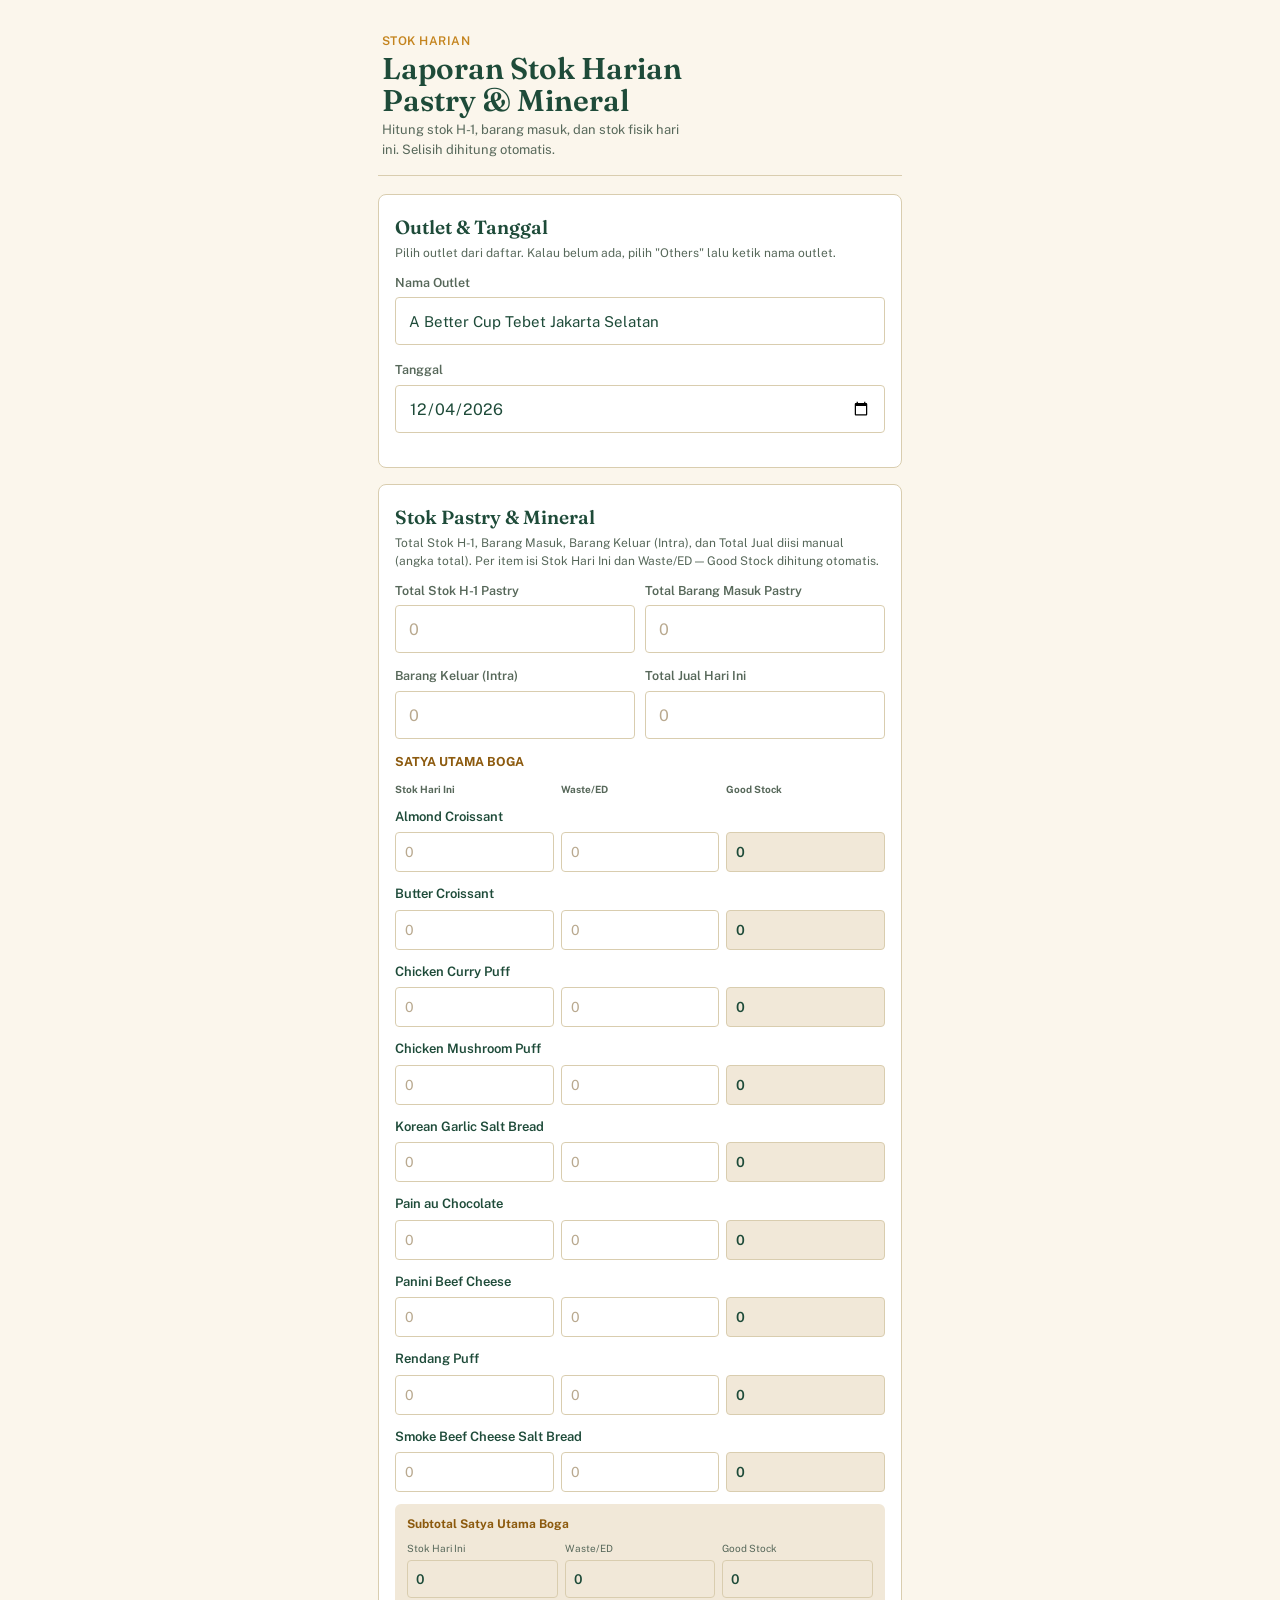
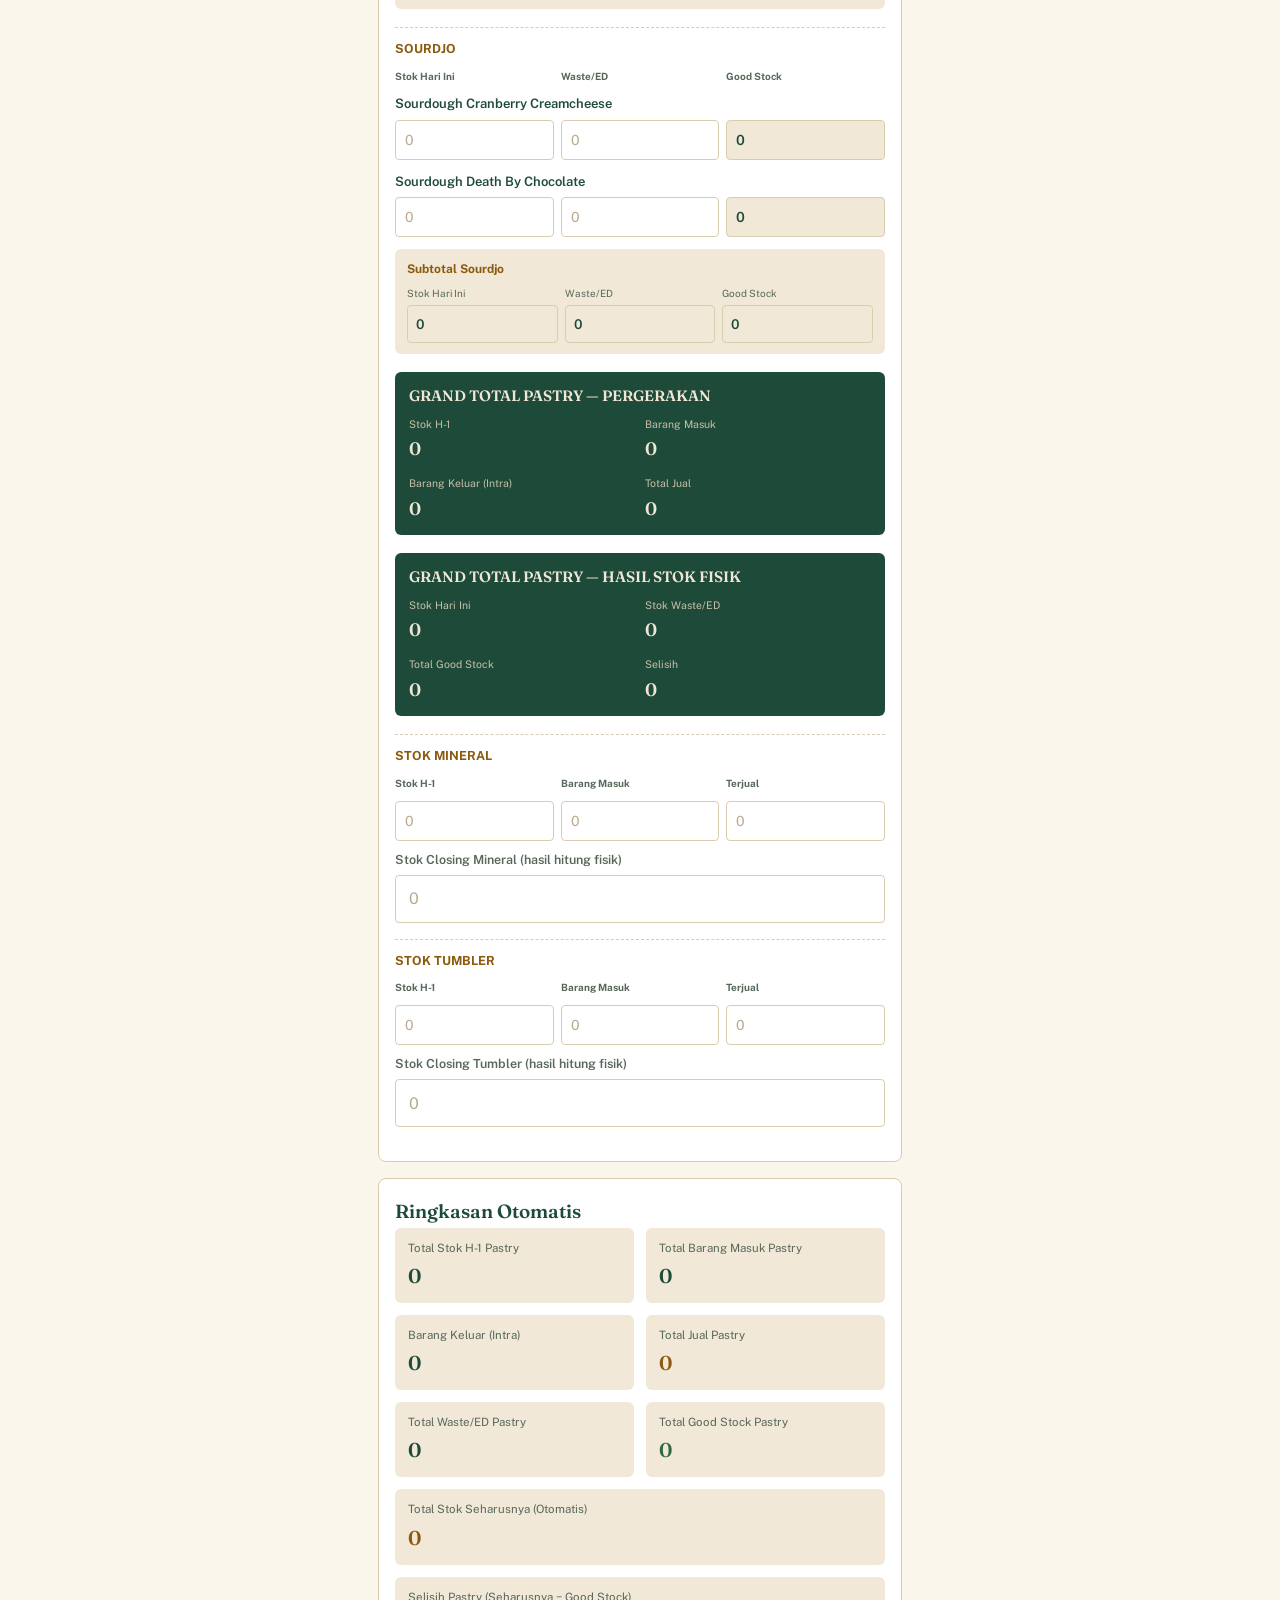
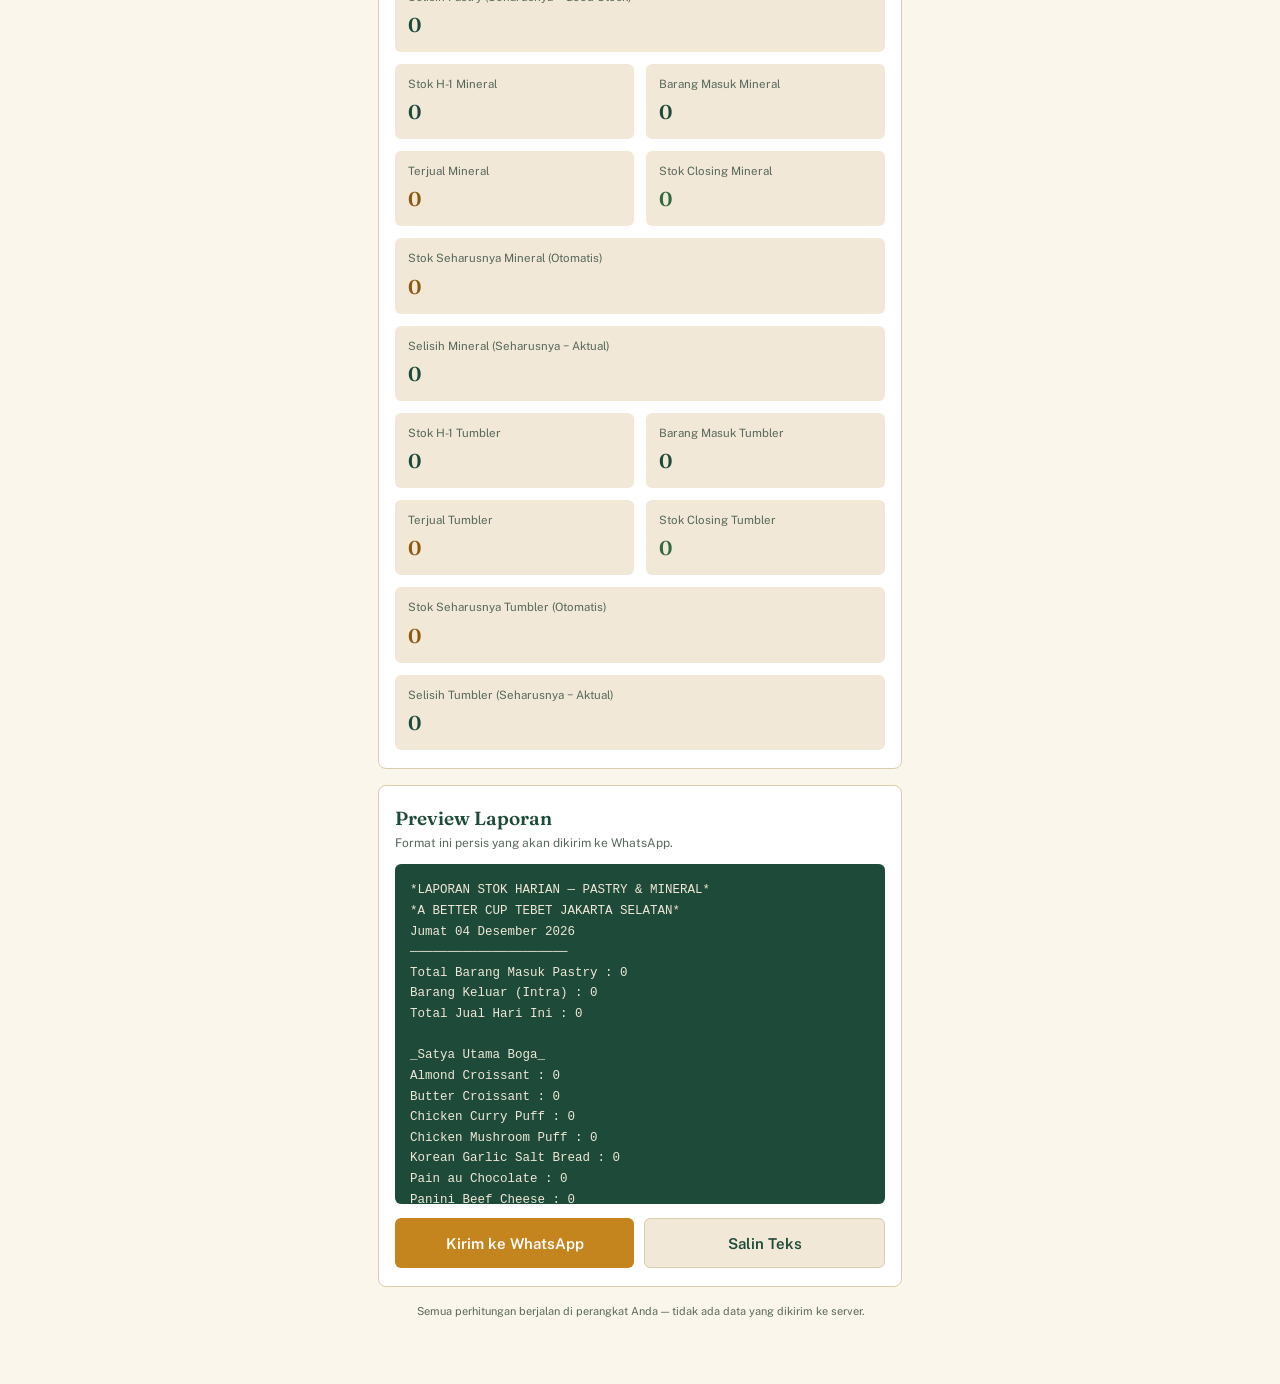
<file: laporan-stok-harian.html>
<!DOCTYPE html>
<html lang="id">
<head>
<meta charset="UTF-8">
<meta name="viewport" content="width=device-width, initial-scale=1.0">
<title>Laporan Stok Harian — A Better Cup</title>
<link rel="preconnect" href="https://fonts.googleapis.com">
<link href="https://fonts.googleapis.com/css2?family=Fraunces:opsz,wght@9..144,500;9..144,600;9..144,700&family=Public+Sans:wght@400;500;600;700&display=swap" rel="stylesheet">
<style>
  :root{
    --paper:#FBF6EC;
    --paper-deep:#F1E8D8;
    --ink:#1E4B39;
    --ink-soft:#57685A;
    --rust:#C4841E;
    --rust-deep:#8C5A0E;
    --olive:#2F6B3E;
    --line:#D9CDAF;
    --card:#FFFFFF;
    --radius:4px;
  }
  *{box-sizing:border-box;}
  body{
    margin:0;
    background:var(--paper);
    color:var(--ink);
    font-family:'Public Sans', sans-serif;
    line-height:1.5;
    padding-bottom:60px;
  }
  .wrap{max-width:560px;margin:0 auto;padding:28px 18px 0;}
  header.top{padding:4px 4px 16px;border-bottom:1px solid var(--line);margin-bottom:18px;}
  .logo{display:block;height:44px;width:auto;margin-bottom:14px;}
  .kicker{font-size:12px;letter-spacing:.04em;color:var(--rust);font-weight:600;margin-bottom:3px;}
  h1{
    font-family:'Fraunces', serif;
    font-weight:600;
    font-size:30px;
    margin:0 0 4px;
    line-height:1.05;
    color:var(--ink);
  }
  .sub{color:var(--ink-soft);font-size:13px;max-width:38ch;margin:0;}

  .field-row{display:grid;grid-template-columns:1fr 1fr;gap:10px;margin-bottom:14px;}
  .field{margin-bottom:16px;}
  .field label{display:block;font-size:12.5px;color:var(--ink-soft);margin-bottom:5px;font-weight:600;}
  input[type=text], input[type=number], input[type=date]{
    width:100%;
    min-height:48px;
    padding:12px 13px;
    border:1px solid var(--line);
    border-radius:var(--radius);
    background:var(--card);
    color:var(--ink);
    font-size:16px;
    font-family:inherit;
    -webkit-appearance:none;
    appearance:none;
  }
  input[type=number]{-moz-appearance:textfield;}
  input:focus{outline:2px solid var(--rust);outline-offset:1px;}
  input::placeholder{color:#B9A98F;}
  input[readonly]{background:var(--paper-deep);color:var(--ink);font-weight:600;}

  select{
    width:100%;
    min-height:48px;
    padding:12px 13px;
    border:1px solid var(--line);
    border-radius:var(--radius);
    background:var(--card);
    color:var(--ink);
    font-size:15px;
    font-family:inherit;
    -webkit-appearance:none;
    appearance:none;
  }
  select:focus{outline:2px solid var(--rust);outline-offset:1px;}

  section.card{
    background:var(--card);
    border:1px solid var(--line);
    border-radius:8px;
    padding:18px 16px;
    margin-bottom:16px;
  }
  .card h2{
    font-family:'Fraunces', serif;
    font-size:19px;
    font-weight:600;
    margin:0 0 2px;
  }
  .card .desc{font-size:12px;color:var(--ink-soft);margin-bottom:12px;}

  .supplier-label{
    font-size:12.5px;color:var(--rust-deep);font-weight:700;margin:16px 0 10px;
    padding-top:12px;border-top:1px dashed var(--line);
  }
  .supplier-label:first-of-type{border-top:none;padding-top:0;margin-top:0;}

  .stock-item{margin-bottom:12px;}
  .stock-item-name{font-size:13px;font-weight:600;margin-bottom:6px;color:var(--ink);}
  .stock-item-inputs{display:grid;grid-template-columns:1fr 1fr 1fr;gap:7px;}
  .stock-item-inputs .mini label{display:block;font-size:10px;color:var(--ink-soft);margin-bottom:4px;}
  .stock-item-inputs input{min-height:40px;padding:8px 9px;font-size:14px;}

  .stock-subtotal{
    background:var(--paper-deep);border-radius:6px;padding:11px 12px;margin:6px 0 18px;
  }
  .stock-subtotal-title{font-size:12px;font-weight:700;margin-bottom:8px;color:var(--rust-deep);}
  .stock-subtotal-grid{display:grid;grid-template-columns:1fr 1fr 1fr;gap:7px;}
  .stock-subtotal-grid .mini label{display:block;font-size:10px;color:var(--ink-soft);margin-bottom:4px;}
  .stock-subtotal-grid input{min-height:38px;padding:7px 8px;font-size:13.5px;}

  .stock-grand{
    background:var(--ink);color:#EFE6D6;border-radius:6px;padding:13px 14px;margin:4px 0 18px;
  }
  .stock-grand-title{font-family:'Fraunces',serif;font-size:15px;font-weight:600;margin-bottom:9px;}
  .stock-grand-grid{display:grid;grid-template-columns:1fr 1fr 1fr;gap:10px;}
  .stock-grand-grid.cols2{grid-template-columns:1fr 1fr;row-gap:14px;}
  .stock-grand-grid .g-label{font-size:10.5px;color:#C9BFA8;margin-bottom:3px;}
  .stock-grand-grid .g-value{font-family:'Fraunces',serif;font-size:18px;font-weight:600;}

  .col-headers{display:grid;grid-template-columns:1fr 1fr 1fr;gap:7px;margin:2px 0 10px;}
  .col-headers span{font-size:10px;color:var(--ink-soft);font-weight:700;text-align:left;}

  .summary-grid{display:grid;grid-template-columns:1fr 1fr;gap:12px;margin-top:2px;}
  .stat{background:var(--paper-deep);border-radius:6px;padding:12px 13px;}
  .stat .label{font-size:11.5px;color:var(--ink-soft);margin-bottom:4px;}
  .stat .value{font-family:'Fraunces',serif;font-size:20px;font-weight:600;}
  .stat.wide{grid-column:1/-1;}
  .stat.accent .value{color:var(--rust-deep);}
  .stat.olive .value{color:var(--olive);}

  .preview-box{
    background:var(--ink);
    color:#EFE6D6;
    font-family:'SF Mono', Menlo, Consolas, monospace;
    font-size:12.5px;
    line-height:1.65;
    white-space:pre-wrap;
    padding:16px 15px;
    border-radius:6px;
    max-height:340px;
    overflow-y:auto;
  }

  .actions{display:flex;gap:10px;margin-top:14px;}
  button{
    flex:1;
    min-height:50px;
    padding:14px 10px;
    border-radius:6px;
    border:none;
    font-family:'Public Sans',sans-serif;
    font-weight:600;
    font-size:15px;
    cursor:pointer;
  }
  .btn-primary{background:var(--rust);color:#fff;}
  .btn-primary:hover{background:var(--rust-deep);}
  .btn-secondary{background:var(--paper-deep);color:var(--ink);border:1px solid var(--line);}
  .btn-secondary:hover{background:#E9DCC3;}

  .foot-note{text-align:center;color:var(--ink-soft);font-size:11px;margin:14px 0 4px;}
</style>
</head>
<body>
<div class="wrap">

  <header class="top">
    <div class="kicker">STOK HARIAN</div>
    <h1>Laporan Stok Harian<br>Pastry &amp; Mineral</h1>
    <p class="sub">Hitung stok H-1, barang masuk, dan stok fisik hari ini. Selisih dihitung otomatis.</p>
  </header>

  <section class="card">
    <h2>Outlet &amp; Tanggal</h2>
    <div class="desc">Pilih outlet dari daftar. Kalau belum ada, pilih "Others" lalu ketik nama outlet.</div>
    <div class="field">
      <label for="outlet-select">Nama Outlet</label>
      <select id="outlet-select">
        <option value="">Pilih outlet</option>
        <option value="A Better Cup Untar Jakarta Barat">A Better Cup Untar Jakarta Barat</option>
        <option value="A Better Cup Tebet Jakarta Selatan" selected>A Better Cup Tebet Jakarta Selatan</option>
        <option value="A Better Cup Depok Kelapa Dua">A Better Cup Depok Kelapa Dua</option>
        <option value="A Better Cup Tunjungan Surabaya">A Better Cup Tunjungan Surabaya</option>
        <option value="A Better Cup Petra">A Better Cup Petra</option>
        <option value="A Better Cup Mulyosari">A Better Cup Mulyosari</option>
        <option value="__other__">Others</option>
      </select>
      <input id="outlet-custom" type="text" placeholder="Tulis nama outlet" style="display:none;margin-top:8px;">
    </div>
    <div class="field">
      <label for="tanggal">Tanggal</label>
      <input id="tanggal" type="date">
    </div>
  </section>

  <section class="card">
    <h2>Stok Pastry &amp; Mineral</h2>
    <div class="desc">Total Stok H-1, Barang Masuk, Barang Keluar (Intra), dan Total Jual diisi manual (angka total). Per item isi Stok Hari Ini dan Waste/ED — Good Stock dihitung otomatis.</div>

    <div class="field-row">
      <div class="field" style="margin-bottom:0;"><label>Total Stok H-1 Pastry</label><input id="total-h1-pastry" type="number" placeholder="0"></div>
      <div class="field" style="margin-bottom:0;"><label>Total Barang Masuk Pastry</label><input id="total-masuk-pastry" type="number" placeholder="0"></div>
    </div>
    <div class="field-row">
      <div class="field" style="margin-bottom:0;"><label>Barang Keluar (Intra)</label><input id="total-keluar-intra-pastry" type="number" placeholder="0"></div>
      <div class="field" style="margin-bottom:0;"><label>Total Jual Hari Ini</label><input id="total-jual-pastry" type="number" placeholder="0"></div>
    </div>

    <div id="pastry-container"></div>

    <div class="stock-grand">
      <div class="stock-grand-title">GRAND TOTAL PASTRY — PERGERAKAN</div>
      <div class="stock-grand-grid cols2">
        <div><div class="g-label">Stok H-1</div><div class="g-value" id="grand-h1">0</div></div>
        <div><div class="g-label">Barang Masuk</div><div class="g-value" id="grand-masuk">0</div></div>
        <div><div class="g-label">Barang Keluar (Intra)</div><div class="g-value" id="grand-keluar">0</div></div>
        <div><div class="g-label">Total Jual</div><div class="g-value" id="grand-jual">0</div></div>
      </div>
    </div>

    <div class="stock-grand">
      <div class="stock-grand-title">GRAND TOTAL PASTRY — HASIL STOK FISIK</div>
      <div class="stock-grand-grid cols2">
        <div><div class="g-label">Stok Hari Ini</div><div class="g-value" id="grand-today">0</div></div>
        <div><div class="g-label">Stok Waste/ED</div><div class="g-value" id="grand-waste">0</div></div>
        <div><div class="g-label">Total Good Stock</div><div class="g-value" id="grand-good">0</div></div>
        <div><div class="g-label">Selisih</div><div class="g-value" id="grand-selisih">0</div></div>
      </div>
    </div>

    <div class="supplier-label">STOK MINERAL</div>
    <div class="col-headers">
      <span>Stok H-1</span><span>Barang Masuk</span><span>Terjual</span>
    </div>
    <div class="stock-item-inputs">
      <div class="mini"><input id="mineral-h1" type="number" placeholder="0"></div>
      <div class="mini"><input id="mineral-masuk" type="number" placeholder="0"></div>
      <div class="mini"><input id="mineral-jual" type="number" placeholder="0"></div>
    </div>
    <div class="field" style="margin-top:10px;">
      <label>Stok Closing Mineral (hasil hitung fisik)</label>
      <input id="mineral-closing" type="number" placeholder="0">
    </div>

    <div class="supplier-label">STOK TUMBLER</div>
    <div class="col-headers">
      <span>Stok H-1</span><span>Barang Masuk</span><span>Terjual</span>
    </div>
    <div class="stock-item-inputs">
      <div class="mini"><input id="tumbler-h1" type="number" placeholder="0"></div>
      <div class="mini"><input id="tumbler-masuk" type="number" placeholder="0"></div>
      <div class="mini"><input id="tumbler-jual" type="number" placeholder="0"></div>
    </div>
    <div class="field" style="margin-top:10px;">
      <label>Stok Closing Tumbler (hasil hitung fisik)</label>
      <input id="tumbler-closing" type="number" placeholder="0">
    </div>
  </section>

  <section class="card">
    <h2>Ringkasan Otomatis</h2>
    <div class="summary-grid">
      <div class="stat"><div class="label">Total Stok H-1 Pastry</div><div class="value" id="sum-h1-pastry">0</div></div>
      <div class="stat"><div class="label">Total Barang Masuk Pastry</div><div class="value" id="sum-masuk-pastry">0</div></div>
      <div class="stat"><div class="label">Barang Keluar (Intra)</div><div class="value" id="sum-keluar-pastry">0</div></div>
      <div class="stat accent"><div class="label">Total Jual Pastry</div><div class="value" id="sum-jual-pastry">0</div></div>
      <div class="stat"><div class="label">Total Waste/ED Pastry</div><div class="value" id="sum-waste-pastry">0</div></div>
      <div class="stat olive"><div class="label">Total Good Stock Pastry</div><div class="value" id="sum-closing-pastry">0</div></div>
      <div class="stat wide accent"><div class="label">Total Stok Seharusnya (Otomatis)</div><div class="value" id="sum-expected-pastry">0</div></div>
      <div class="stat wide"><div class="label">Selisih Pastry (Seharusnya − Good Stock)</div><div class="value" id="sum-selisih-pastry">0</div></div>
      <div class="stat"><div class="label">Stok H-1 Mineral</div><div class="value" id="sum-h1-mineral">0</div></div>
      <div class="stat"><div class="label">Barang Masuk Mineral</div><div class="value" id="sum-masuk-mineral">0</div></div>
      <div class="stat accent"><div class="label">Terjual Mineral</div><div class="value" id="sum-jual-mineral">0</div></div>
      <div class="stat olive"><div class="label">Stok Closing Mineral</div><div class="value" id="sum-closing-mineral">0</div></div>
      <div class="stat wide accent"><div class="label">Stok Seharusnya Mineral (Otomatis)</div><div class="value" id="sum-expected-mineral">0</div></div>
      <div class="stat wide"><div class="label">Selisih Mineral (Seharusnya − Aktual)</div><div class="value" id="sum-selisih-mineral">0</div></div>
      <div class="stat"><div class="label">Stok H-1 Tumbler</div><div class="value" id="sum-h1-tumbler">0</div></div>
      <div class="stat"><div class="label">Barang Masuk Tumbler</div><div class="value" id="sum-masuk-tumbler">0</div></div>
      <div class="stat accent"><div class="label">Terjual Tumbler</div><div class="value" id="sum-jual-tumbler">0</div></div>
      <div class="stat olive"><div class="label">Stok Closing Tumbler</div><div class="value" id="sum-closing-tumbler">0</div></div>
      <div class="stat wide accent"><div class="label">Stok Seharusnya Tumbler (Otomatis)</div><div class="value" id="sum-expected-tumbler">0</div></div>
      <div class="stat wide"><div class="label">Selisih Tumbler (Seharusnya − Aktual)</div><div class="value" id="sum-selisih-tumbler">0</div></div>
    </div>
  </section>

  <section class="card">
    <h2>Preview Laporan</h2>
    <div class="desc">Format ini persis yang akan dikirim ke WhatsApp.</div>
    <div class="preview-box" id="preview"></div>
    <div class="actions">
      <button class="btn-primary" id="btn-wa">Kirim ke WhatsApp</button>
      <button class="btn-secondary" id="btn-copy">Salin Teks</button>
    </div>
  </section>

  <p class="foot-note">Semua perhitungan berjalan di perangkat Anda — tidak ada data yang dikirim ke server.</p>
</div>

<script>
const $ = (sel, ctx=document) => ctx.querySelector(sel);
const $$ = (sel, ctx=document) => Array.from(ctx.querySelectorAll(sel));
const num = v => { const n = parseFloat(v); return isNaN(n) ? 0 : n; };

const hariNama = ['Minggu','Senin','Selasa','Rabu','Kamis','Jumat','Sabtu'];
const bulanNama = ['Januari','Februari','Maret','April','Mei','Juni','Juli','Agustus','September','Oktober','November','Desember'];
function formatTanggal(dateStr){
  if(!dateStr) return '';
  const d = new Date(dateStr + 'T00:00:00');
  return `${hariNama[d.getDay()]} ${String(d.getDate()).padStart(2,'0')} ${bulanNama[d.getMonth()]} ${d.getFullYear()}`;
}
function slugify(s){
  return s.toLowerCase().replace(/[^a-z0-9]+/g,'-').replace(/(^-|-$)/g,'');
}

const pastryData = [
  { supplier: 'Satya Utama Boga', items: [
    'Almond Croissant','Butter Croissant','Chicken Curry Puff',
    'Chicken Mushroom Puff','Korean Garlic Salt Bread','Pain au Chocolate',
    'Panini Beef Cheese','Rendang Puff',
    'Smoke Beef Cheese Salt Bread'
  ]},
  { supplier: 'Sourdjo', items: [
    'Sourdough Cranberry Creamcheese','Sourdough Death By Chocolate'
  ]},
];

// Build item rows + subtotal blocks
const pastryContainer = $('#pastry-container');
pastryData.forEach((group, gi) => {
  const label = document.createElement('div');
  label.className = 'supplier-label';
  label.textContent = group.supplier.toUpperCase();
  pastryContainer.appendChild(label);

  const colHeader = document.createElement('div');
  colHeader.className = 'col-headers';
  colHeader.innerHTML = '<span>Stok Hari Ini</span><span>Waste/ED</span><span>Good Stock</span>';
  pastryContainer.appendChild(colHeader);

  group.items.forEach((itemName, ii) => {
    const slug = `p-${gi}-${ii}-${slugify(itemName)}`;
    const item = document.createElement('div');
    item.className = 'stock-item';
    item.innerHTML = `
      <div class="stock-item-name">${itemName}</div>
      <div class="stock-item-inputs">
        <div class="mini"><input id="${slug}-today" type="number" placeholder="0" data-group="${gi}"></div>
        <div class="mini"><input id="${slug}-waste" type="number" placeholder="0" data-group="${gi}"></div>
        <div class="mini"><input id="${slug}-good" type="number" placeholder="0" readonly></div>
      </div>
    `;
    pastryContainer.appendChild(item);
  });

  const subtotal = document.createElement('div');
  subtotal.className = 'stock-subtotal';
  subtotal.innerHTML = `
    <div class="stock-subtotal-title">Subtotal ${group.supplier}</div>
    <div class="stock-subtotal-grid">
      <div class="mini"><label>Stok Hari Ini</label><input id="subtotal-${gi}-today" type="number" readonly></div>
      <div class="mini"><label>Waste/ED</label><input id="subtotal-${gi}-waste" type="number" readonly></div>
      <div class="mini"><label>Good Stock</label><input id="subtotal-${gi}-good" type="number" readonly></div>
    </div>
  `;
  pastryContainer.appendChild(subtotal);
});

function recalc(){
  let grandToday = 0, grandWaste = 0, grandGood = 0;

  pastryData.forEach((group, gi) => {
    let subToday = 0, subWaste = 0, subGood = 0;
    group.items.forEach((itemName, ii) => {
      const slug = `p-${gi}-${ii}-${slugify(itemName)}`;
      const today = num($('#' + slug + '-today').value);
      const waste = num($('#' + slug + '-waste').value);
      const good = today - waste;
      $('#' + slug + '-good').value = good;
      subToday += today; subWaste += waste; subGood += good;
    });
    $('#subtotal-' + gi + '-today').value = subToday;
    $('#subtotal-' + gi + '-waste').value = subWaste;
    $('#subtotal-' + gi + '-good').value = subGood;
    grandToday += subToday; grandWaste += subWaste; grandGood += subGood;
  });

  const grandH1 = num($('#total-h1-pastry').value);
  const grandMasuk = num($('#total-masuk-pastry').value);
  const grandKeluar = num($('#total-keluar-intra-pastry').value);
  const jualPastry = num($('#total-jual-pastry').value);

  const expectedStockPastry = grandH1 + grandMasuk - grandKeluar - grandWaste - jualPastry;
  const selisihPastry = expectedStockPastry - grandGood;

  $('#grand-h1').textContent = grandH1;
  $('#grand-masuk').textContent = grandMasuk;
  $('#grand-keluar').textContent = grandKeluar;
  $('#grand-jual').textContent = jualPastry;
  $('#grand-today').textContent = grandToday;
  $('#grand-waste').textContent = grandWaste;
  $('#grand-good').textContent = grandGood;
  $('#grand-selisih').textContent = selisihPastry;

  const mineralH1 = num($('#mineral-h1').value);
  const mineralMasuk = num($('#mineral-masuk').value);
  const mineralJual = num($('#mineral-jual').value);
  const mineralClosing = num($('#mineral-closing').value);
  const expectedClosingMineral = mineralH1 + mineralMasuk - mineralJual;
  const selisihMineral = expectedClosingMineral - mineralClosing;

  $('#sum-h1-pastry').textContent = grandH1;
  $('#sum-masuk-pastry').textContent = grandMasuk;
  $('#sum-keluar-pastry').textContent = grandKeluar;
  $('#sum-jual-pastry').textContent = jualPastry;
  $('#sum-waste-pastry').textContent = grandWaste;
  $('#sum-closing-pastry').textContent = grandGood;
  $('#sum-expected-pastry').textContent = expectedStockPastry;
  $('#sum-selisih-pastry').textContent = selisihPastry;

  $('#sum-h1-mineral').textContent = mineralH1;
  $('#sum-masuk-mineral').textContent = mineralMasuk;
  $('#sum-jual-mineral').textContent = mineralJual;
  $('#sum-closing-mineral').textContent = mineralClosing;
  $('#sum-expected-mineral').textContent = expectedClosingMineral;
  $('#sum-selisih-mineral').textContent = selisihMineral;

  const tumblerH1 = num($('#tumbler-h1').value);
  const tumblerMasuk = num($('#tumbler-masuk').value);
  const tumblerJual = num($('#tumbler-jual').value);
  const tumblerClosing = num($('#tumbler-closing').value);
  const expectedClosingTumbler = tumblerH1 + tumblerMasuk - tumblerJual;
  const selisihTumbler = expectedClosingTumbler - tumblerClosing;

  $('#sum-h1-tumbler').textContent = tumblerH1;
  $('#sum-masuk-tumbler').textContent = tumblerMasuk;
  $('#sum-jual-tumbler').textContent = tumblerJual;
  $('#sum-closing-tumbler').textContent = tumblerClosing;
  $('#sum-expected-tumbler').textContent = expectedClosingTumbler;
  $('#sum-selisih-tumbler').textContent = selisihTumbler;

  // Build preview text
  const DIV = '─────────────────────';
  const outletSelectVal = $('#outlet-select').value;
  const outlet = (outletSelectVal === '__other__' ? $('#outlet-custom').value.trim() : outletSelectVal) || 'Outlet';
  const tanggal = formatTanggal($('#tanggal').value) || '(pilih tanggal)';

  let lines = [];
  lines.push(`*LAPORAN STOK HARIAN — PASTRY & MINERAL*`);
  lines.push(`*${outlet.toUpperCase()}*`);
  lines.push(`${tanggal}`);
  lines.push(DIV);

  lines.push(`Total Barang Masuk Pastry : ${grandMasuk}`);
  lines.push(`Barang Keluar (Intra) : ${grandKeluar}`);
  lines.push(`Total Jual Hari Ini : ${jualPastry}`);
  lines.push('');

  const wasteItems = [];
  pastryData.forEach((group, gi) => {
    lines.push(`_${group.supplier}_`);
    let subGood = 0;
    group.items.forEach((itemName, ii) => {
      const slug = `p-${gi}-${ii}-${slugify(itemName)}`;
      const today = num($('#' + slug + '-today').value);
      const waste = num($('#' + slug + '-waste').value);
      const good = today - waste;
      subGood += good;
      lines.push(`${itemName} : ${good}`);
      if(waste > 0) wasteItems.push({ name: itemName, waste });
    });
    lines.push(`*Subtotal ${group.supplier}* : ${subGood}`);
    lines.push('');
  });

  const formatSelisih = v => v > 0 ? `-${v}` : v < 0 ? `+${Math.abs(v)}` : '0';

  lines.push(DIV);
  lines.push(`*REKAP STOK PASTRY*`);
  lines.push(`Stok H-1 Pastry : ${grandH1}`);
  lines.push(`Stok Hari Ini : ${grandToday}`);
  lines.push(`Stok Waste/ED : ${grandWaste}`);
  lines.push(`*Total Good Stock Pastry* : ${grandGood}`);
  lines.push(`Total Stok Seharusnya (Otomatis) : ${expectedStockPastry}`);
  lines.push(`Selisih Pastry : ${formatSelisih(selisihPastry)}`);
  if(wasteItems.length){
    lines.push('');
    lines.push(`_Rincian Waste/ED:_`);
    wasteItems.forEach(w => lines.push(`${w.name} : ${w.waste}`));
  }
  lines.push(DIV);

  lines.push(`*REKAP STOK MINERAL*`);
  lines.push(`Stok H-1 Mineral : ${mineralH1}`);
  lines.push(`Barang Masuk Mineral : ${mineralMasuk}`);
  lines.push(`Terjual Mineral : ${mineralJual}`);
  lines.push(`*Stok Closing Mineral* : ${mineralClosing}`);
  lines.push(`Stok Seharusnya Mineral (Otomatis) : ${expectedClosingMineral}`);
  lines.push(`Selisih Mineral : ${formatSelisih(selisihMineral)}`);
  lines.push(DIV);

  lines.push(`*REKAP STOK TUMBLER*`);
  lines.push(`Stok H-1 Tumbler : ${tumblerH1}`);
  lines.push(`Barang Masuk Tumbler : ${tumblerMasuk}`);
  lines.push(`Terjual Tumbler : ${tumblerJual}`);
  lines.push(`*Stok Closing Tumbler* : ${tumblerClosing}`);
  lines.push(`Stok Seharusnya Tumbler (Otomatis) : ${expectedClosingTumbler}`);
  lines.push(`Selisih Tumbler : ${formatSelisih(selisihTumbler)}`);
  lines.push(DIV);
  lines.push(`_Thank You_`);

  const reportText = lines.join('\n');
  $('#preview').textContent = reportText;
  return reportText;
}

$$('input[type=number]').forEach(el => {
  el.setAttribute('inputmode', 'numeric');
  el.setAttribute('pattern', '[0-9]*');
});

$('#outlet-select').addEventListener('change', () => {
  const val = $('#outlet-select').value;
  $('#outlet-custom').style.display = val === '__other__' ? 'block' : 'none';
  if(val !== '__other__') $('#outlet-custom').value = '';
  recalc();
});

document.addEventListener('input', recalc);

$('#btn-copy').addEventListener('click', () => {
  const text = recalc();
  navigator.clipboard.writeText(text).then(() => {
    const btn = $('#btn-copy');
    const original = btn.textContent;
    btn.textContent = 'Tersalin ✓';
    setTimeout(() => btn.textContent = original, 1500);
  });
});

$('#btn-wa').addEventListener('click', () => {
  const text = recalc();
  const url = 'https://wa.me/?text=' + encodeURIComponent(text);
  window.open(url, '_blank');
});

$('#tanggal').valueAsDate = new Date();
recalc();
</script>
</body>
</html>
</file>
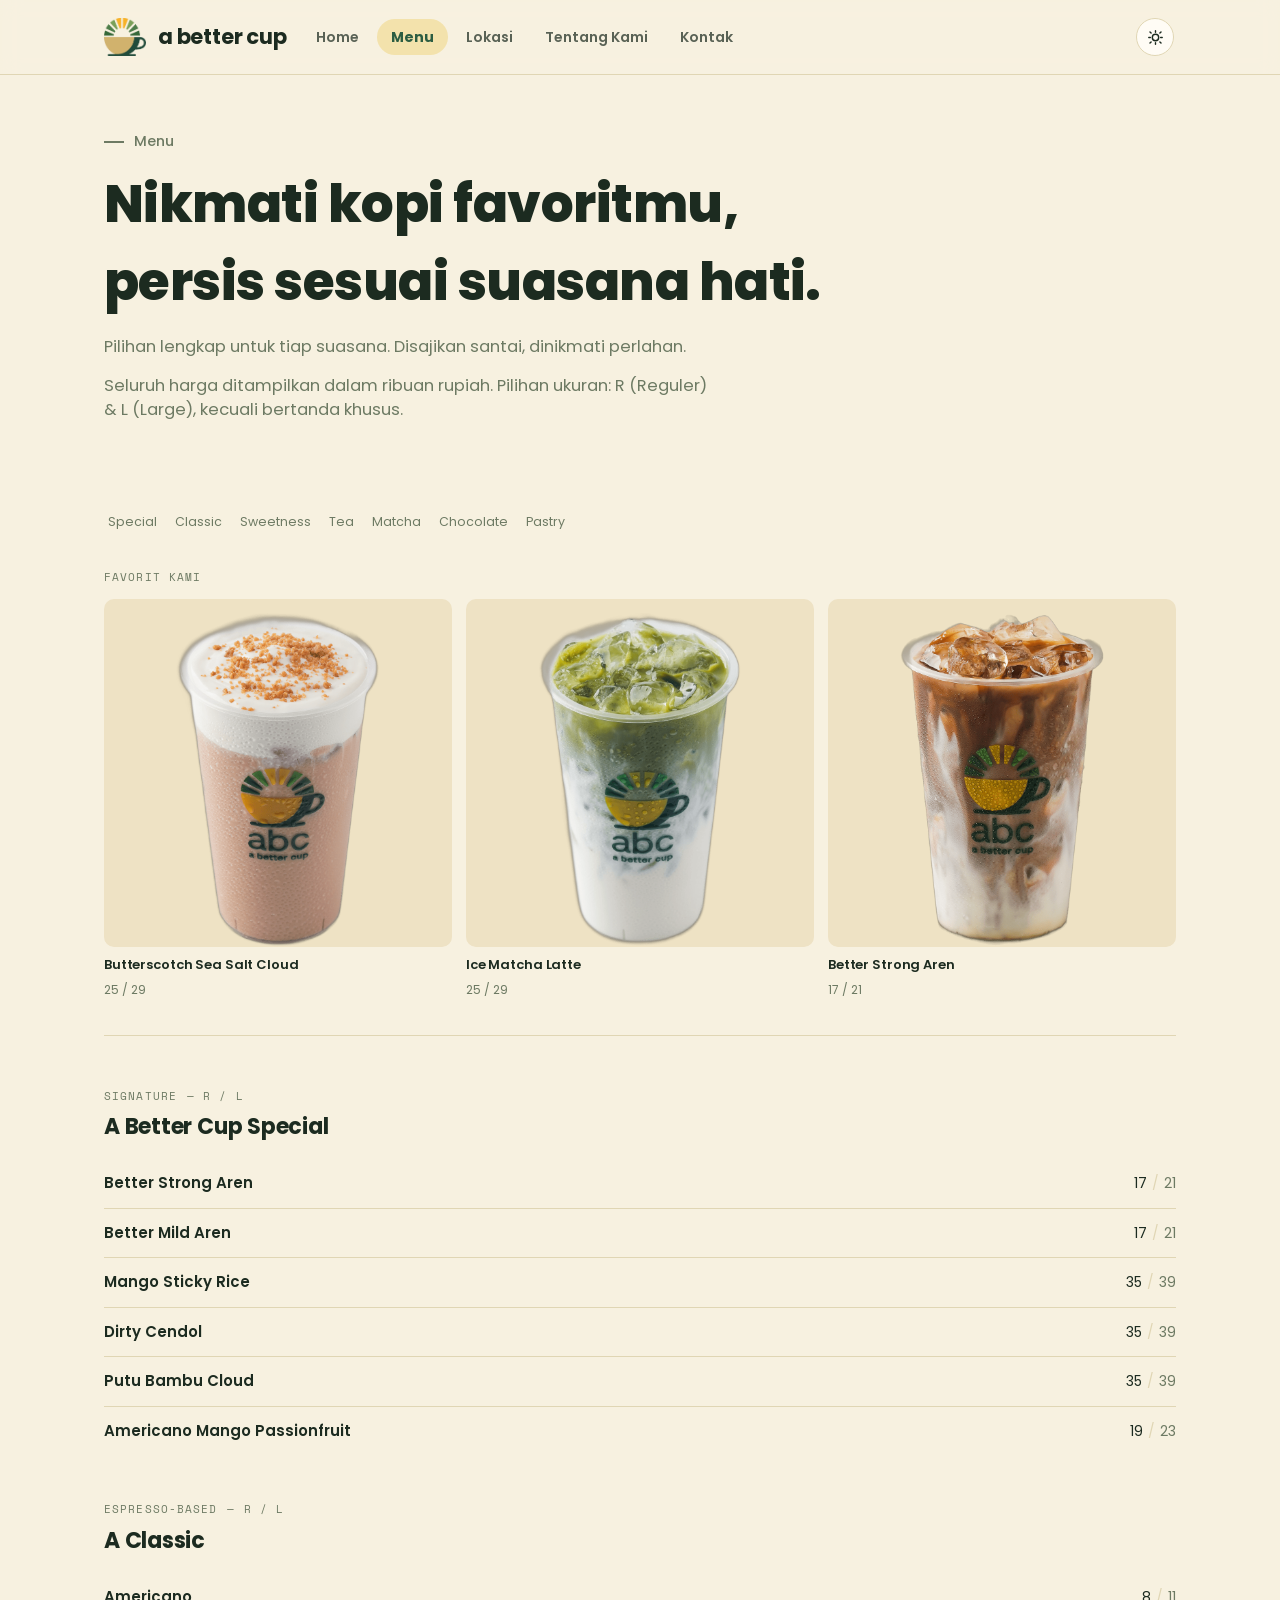
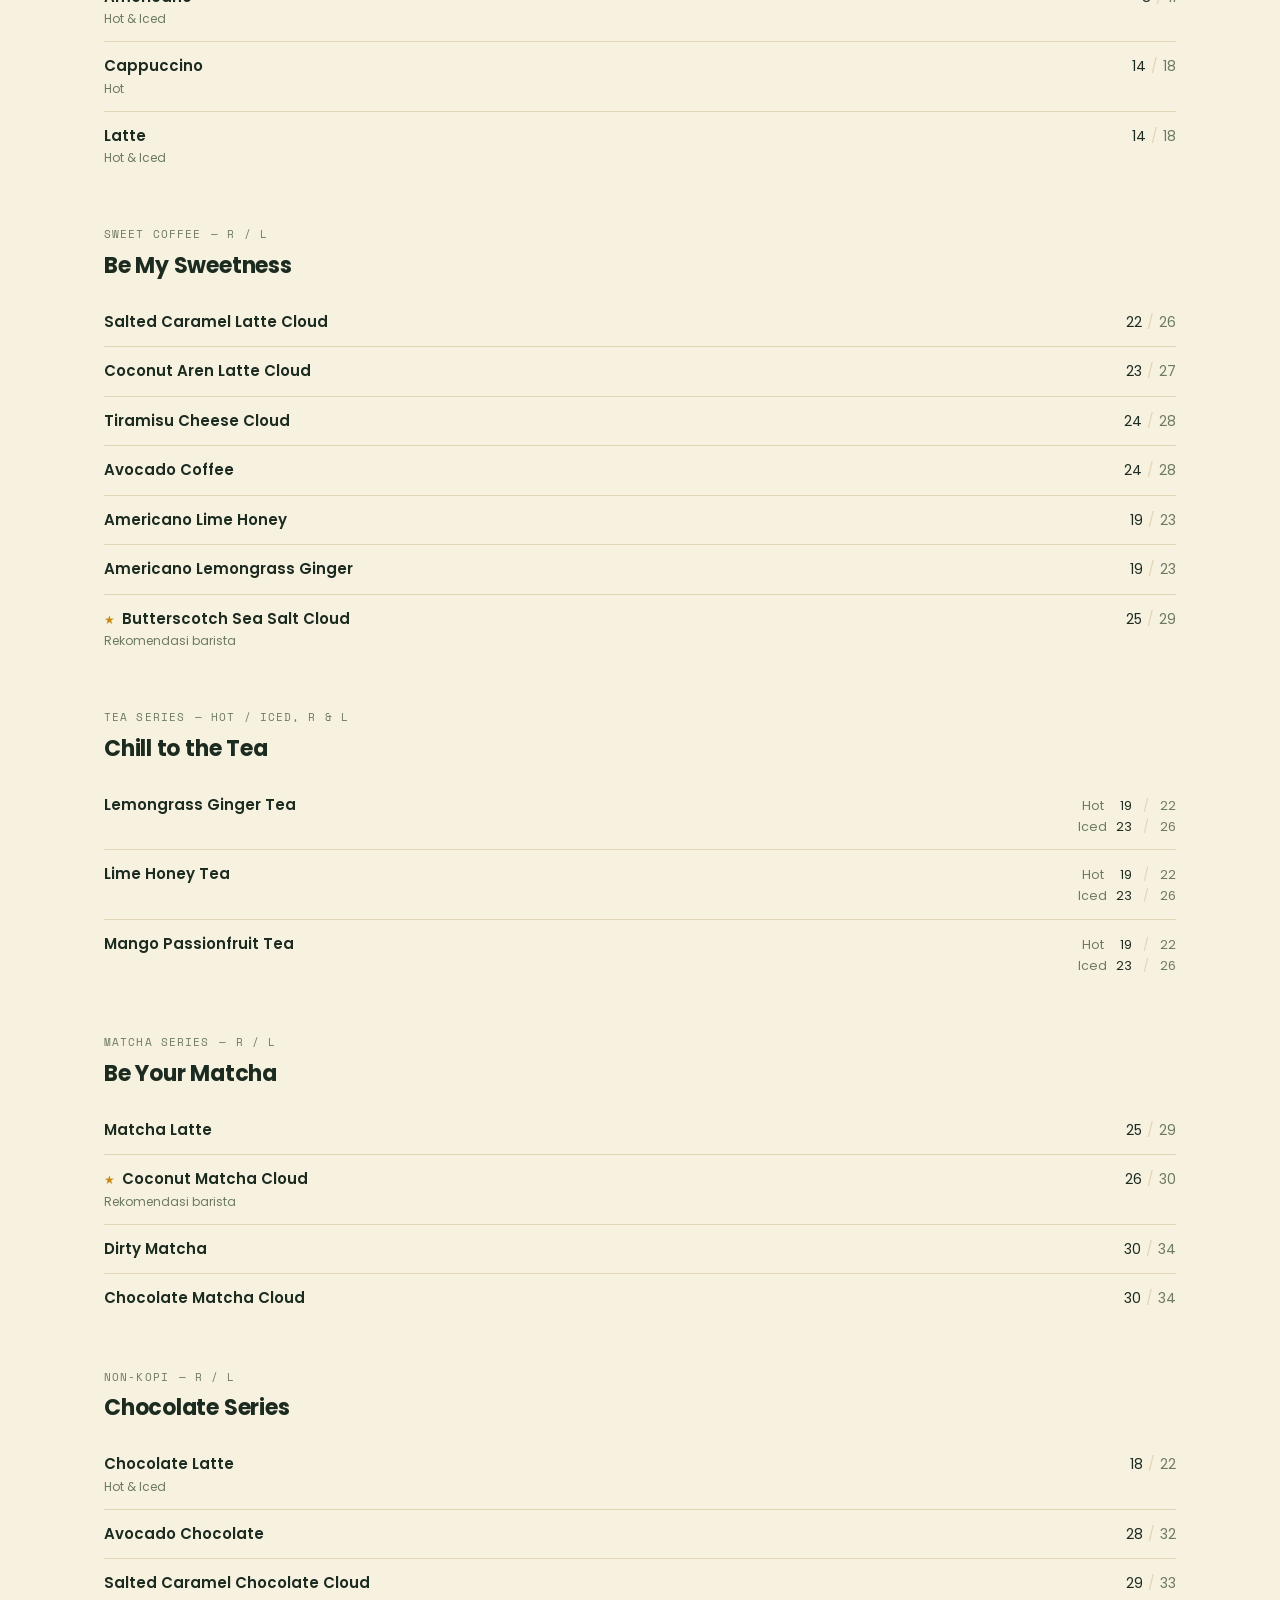
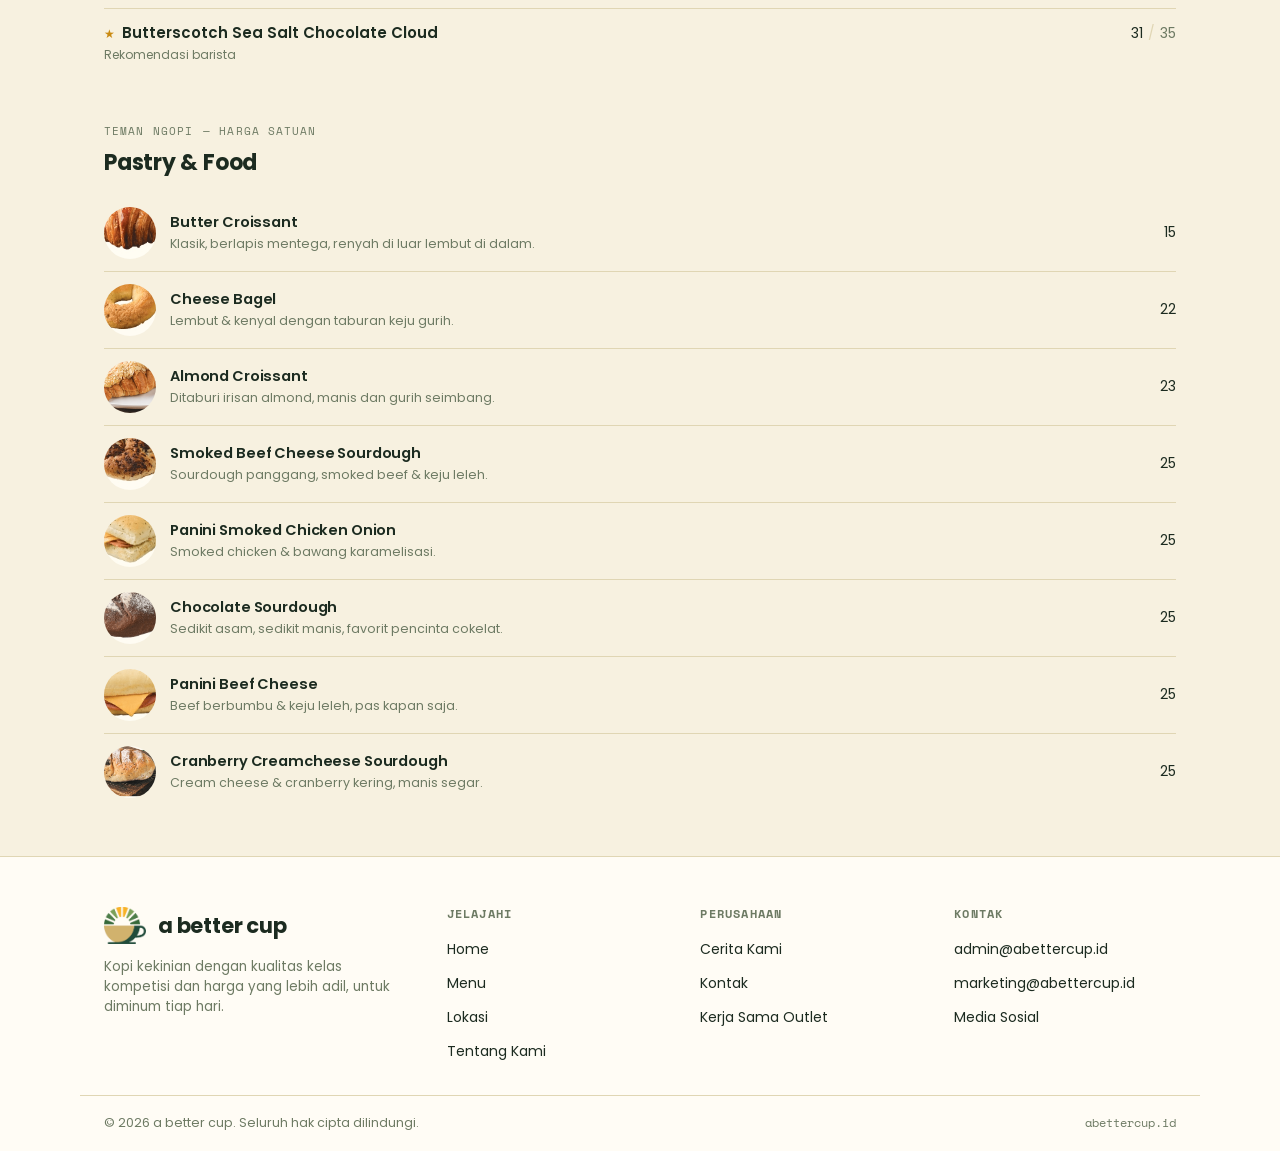
<file: menu.html>
<!doctype html>
<html lang="id">
<head>
<meta charset="utf-8">
<meta name="viewport" content="width=device-width, initial-scale=1">
<title>Menu — a better cup</title>
<meta name="description" content="Menu lengkap a better cup: signature drink, kopi klasik, matcha, chocolate series, tea, sampai pastry.">
<link rel="icon" href="data:image/svg+xml,%3Csvg xmlns='http://www.w3.org/2000/svg' viewBox='0 0 32 32'%3E%3Crect width='32' height='32' rx='7' fill='%232c5d42'/%3E%3Cpath d='M9 13h13v6a5 5 0 0 1-5 5h-3a5 5 0 0 1-5-5v-6Z' fill='%23fffcf6'/%3E%3Cpath d='M22 15h1.5a3 3 0 0 1 0 6H22' fill='none' stroke='%23fffcf6' stroke-width='1.6'/%3E%3C/svg%3E">
<link rel="stylesheet" href="https://fonts.googleapis.com/css2?family=Poppins:wght@400;500;600;700;800;900&family=Space+Mono:wght@400;700&display=swap">
<link rel="stylesheet" href="assets/style.css">
<style>
  /* ---- quick nav ---- */
  .quicknav{
    display:flex; flex-wrap:wrap; gap: 8px 10px; padding: 4px 0 20px;
  }
  .quicknav a{
    font-size: 12.5px; color: var(--muted); text-decoration:none; padding: 6px 4px;
    border-bottom: 1.5px solid transparent;
  }
  .quicknav a:hover{ color: var(--ink); border-color: var(--line); }

  /* ---- favorit showcase ---- */
  .showcase{ padding: 10px 0 34px; border-bottom: 1px solid var(--line); margin-bottom: 12px; }
  .showcase .kicker{ font-family:'Space Mono',monospace; font-size:11px; letter-spacing:.1em; text-transform:uppercase; color:var(--muted); margin-bottom: 14px; }
  .showcase-grid{ display:grid; grid-template-columns: repeat(3,1fr); gap: 14px; }
  @media (max-width: 560px){ .showcase-grid{ grid-template-columns: 1fr 1fr; } }
  .sc-item{ text-align:left; }
  .sc-photo{ aspect-ratio: 1/1; border-radius: var(--radius-sm); overflow:hidden; background: var(--surface-2); margin-bottom: 8px; display:flex; align-items:flex-end; justify-content:center; padding-top: 14px; }
  .sc-photo img{ width:auto; height:100%; max-width:78%; object-fit:contain; }
  .sc-item h4{ font-size:13px; font-weight:600; margin:0 0 2px; }
  .sc-item span{ font-size:12px; color:var(--muted); }

  /* ---- category ---- */
  .menu-cat{ padding: 40px 0 6px; scroll-margin-top: 20px; }
  .cat-head{ margin-bottom: 16px; }
  .cat-head .kicker{ font-family:'Space Mono',monospace; font-size:11px; letter-spacing:.1em; text-transform:uppercase; color:var(--muted); margin-bottom: 6px; display:flex; align-items:center; gap:10px; }
  .cat-head .kicker .rl{ color: var(--muted); font-weight:400; }
  .cat-head h2{ font-size: 22px; font-weight:700; margin:0; }

  .m-row{
    display:flex; align-items:baseline; justify-content:space-between; gap: 18px;
    padding: 13px 0; border-bottom: 1px solid var(--line);
  }
  .m-row:last-child{ border-bottom:none; }
  .m-name{ display:flex; flex-direction:column; gap:2px; min-width:0; }
  .m-name .n{ font-size: 15px; font-weight:600; display:flex; align-items:baseline; gap:7px; }
  .m-name .n .star{ color: var(--gold); font-size:12px; flex-shrink:0; }
  .m-name .sub{ font-size:12px; color: var(--muted); }
  .m-price{ font-variant-numeric: tabular-nums; text-align:right; white-space:nowrap; font-size:14px; color: var(--ink); flex-shrink:0; }
  .m-price .l{ color: var(--muted); }
  .m-price .sep{ color: var(--line); margin: 0 5px; }
  .m-price.dual{ display:flex; flex-direction:column; gap:2px; font-size:12.5px; }
  .m-price.dual .row{ display:flex; gap:6px; justify-content:flex-end; }
  .m-price.dual .lbl{ color: var(--muted); width:32px; text-align:left; }

  /* ---- pastry ---- */
  .pastry-row{
    display:flex; align-items:center; gap:14px; padding: 12px 0; border-bottom:1px solid var(--line);
  }
  .pastry-row:last-child{ border-bottom:none; }
  .pastry-thumb{ width:52px; height:52px; border-radius:999px; overflow:hidden; flex-shrink:0; background:var(--surface-2); }
  .pastry-thumb img{ width:100%; height:100%; object-fit:cover; }
  .pastry-info{ flex:1; min-width:0; }
  .pastry-info h4{ font-size:14.5px; font-weight:600; margin:0 0 2px; }
  .pastry-info p{ font-size:12.5px; color:var(--muted); margin:0; }
  .pastry-price{ font-variant-numeric: tabular-nums; font-size:14px; flex-shrink:0; }
</style>
</head>
<body>

<header class="site-header">
  <div class="bar">
    <a class="logo" href="index.html">
      <img src="assets/img/logo-icon.png" alt="Logo a better cup">
      <span class="wordmark">a better cup</span>
    </a>
    <nav>
      <ul class="nav-links" data-nav-links>
        <li><a href="index.html">Home</a></li>
        <li><a href="menu.html" aria-current="page">Menu</a></li>
        <li><a href="outlets.html">Lokasi</a></li>
        <li><a href="about.html">Tentang Kami</a></li>
        <li><a href="contact.html">Kontak</a></li>
      </ul>
    </nav>
    <div class="nav-right">
      <button class="theme-toggle" data-theme-toggle aria-label="Ganti tema terang/gelap">
        <svg class="i-sun" viewBox="0 0 24 24" fill="none" stroke="currentColor" stroke-width="2"><circle cx="12" cy="12" r="4.5"/><path d="M12 2.5v2.2M12 19.3v2.2M4.2 4.2l1.6 1.6M18.2 18.2l1.6 1.6M2.5 12h2.2M19.3 12h2.2M4.2 19.8l1.6-1.6M18.2 5.8l1.6-1.6" stroke-linecap="round"/></svg>
        <svg class="i-moon" viewBox="0 0 24 24" fill="none" stroke="currentColor" stroke-width="2"><path d="M20 14.2A8.5 8.5 0 1 1 9.8 4a6.7 6.7 0 0 0 10.2 10.2Z"/></svg>
      </button>
      <button class="nav-toggle" data-nav-toggle aria-label="Buka menu" aria-expanded="false">
        <svg viewBox="0 0 24 24" fill="none" stroke="currentColor" stroke-width="2" stroke-linecap="round"><path d="M4 6h16M4 12h16M4 18h16"/></svg>
      </button>
    </div>
  </div>
</header>

<main>
  <section class="page-hero">
    <div class="wrap">
      <p class="eyebrow">Menu</p>
      <h1>Nikmati kopi favoritmu, persis sesuai suasana hati.</h1>
      <p class="lead">Pilihan lengkap untuk tiap suasana. Disajikan santai, dinikmati perlahan.</p>
      <p class="lead">Seluruh harga ditampilkan dalam ribuan rupiah. Pilihan ukuran: R (Reguler) &amp; L (Large), kecuali bertanda khusus.</p>
    </div>
  </section>

  <section class="tight">
    <div class="wrap">

      <div class="quicknav">
        <a href="#special">Special</a>
        <a href="#classic">Classic</a>
        <a href="#sweetness">Sweetness</a>
        <a href="#tea">Tea</a>
        <a href="#matcha">Matcha</a>
        <a href="#chocolate">Chocolate</a>
        <a href="#pastry">Pastry</a>
      </div>

      <div class="showcase">
        <p class="kicker">Favorit Kami</p>
        <div class="showcase-grid">
          <div class="sc-item">
            <div class="sc-photo"><img src="assets/img/menu/butterscotch-sea-salt-cloud.png" alt="Butterscotch Sea Salt Cloud" loading="lazy"></div>
            <h4>Butterscotch Sea Salt Cloud</h4>
            <span>25 / 29</span>
          </div>
          <div class="sc-item">
            <div class="sc-photo"><img src="assets/img/menu/ice-matcha-latte.png" alt="Ice Matcha Latte" loading="lazy"></div>
            <h4>Ice Matcha Latte</h4>
            <span>25 / 29</span>
          </div>
          <div class="sc-item">
            <div class="sc-photo"><img src="assets/img/menu/better-strong-aren.png" alt="Better Strong Aren" loading="lazy"></div>
            <h4>Better Strong Aren</h4>
            <span>17 / 21</span>
          </div>
        </div>
      </div>

      <div class="menu-cat" id="special">
        <div class="cat-head">
          <p class="kicker">Signature <span class="rl">— R / L</span></p>
          <h2>A Better Cup Special</h2>
        </div>
        <div class="m-row"><div class="m-name"><span class="n">Better Strong Aren</span></div><div class="m-price"><span>17</span><span class="sep">/</span><span class="l">21</span></div></div>
        <div class="m-row"><div class="m-name"><span class="n">Better Mild Aren</span></div><div class="m-price"><span>17</span><span class="sep">/</span><span class="l">21</span></div></div>
        <div class="m-row"><div class="m-name"><span class="n">Mango Sticky Rice</span></div><div class="m-price"><span>35</span><span class="sep">/</span><span class="l">39</span></div></div>
        <div class="m-row"><div class="m-name"><span class="n">Dirty Cendol</span></div><div class="m-price"><span>35</span><span class="sep">/</span><span class="l">39</span></div></div>
        <div class="m-row"><div class="m-name"><span class="n">Putu Bambu Cloud</span></div><div class="m-price"><span>35</span><span class="sep">/</span><span class="l">39</span></div></div>
        <div class="m-row"><div class="m-name"><span class="n">Americano Mango Passionfruit</span></div><div class="m-price"><span>19</span><span class="sep">/</span><span class="l">23</span></div></div>
      </div>

      <div class="menu-cat" id="classic">
        <div class="cat-head">
          <p class="kicker">Espresso-Based <span class="rl">— R / L</span></p>
          <h2>A Classic</h2>
        </div>
        <div class="m-row"><div class="m-name"><span class="n">Americano</span><span class="sub">Hot &amp; Iced</span></div><div class="m-price"><span>8</span><span class="sep">/</span><span class="l">11</span></div></div>
        <div class="m-row"><div class="m-name"><span class="n">Cappuccino</span><span class="sub">Hot</span></div><div class="m-price"><span>14</span><span class="sep">/</span><span class="l">18</span></div></div>
        <div class="m-row"><div class="m-name"><span class="n">Latte</span><span class="sub">Hot &amp; Iced</span></div><div class="m-price"><span>14</span><span class="sep">/</span><span class="l">18</span></div></div>
      </div>

      <div class="menu-cat" id="sweetness">
        <div class="cat-head">
          <p class="kicker">Sweet Coffee <span class="rl">— R / L</span></p>
          <h2>Be My Sweetness</h2>
        </div>
        <div class="m-row"><div class="m-name"><span class="n">Salted Caramel Latte Cloud</span></div><div class="m-price"><span>22</span><span class="sep">/</span><span class="l">26</span></div></div>
        <div class="m-row"><div class="m-name"><span class="n">Coconut Aren Latte Cloud</span></div><div class="m-price"><span>23</span><span class="sep">/</span><span class="l">27</span></div></div>
        <div class="m-row"><div class="m-name"><span class="n">Tiramisu Cheese Cloud</span></div><div class="m-price"><span>24</span><span class="sep">/</span><span class="l">28</span></div></div>
        <div class="m-row"><div class="m-name"><span class="n">Avocado Coffee</span></div><div class="m-price"><span>24</span><span class="sep">/</span><span class="l">28</span></div></div>
        <div class="m-row"><div class="m-name"><span class="n">Americano Lime Honey</span></div><div class="m-price"><span>19</span><span class="sep">/</span><span class="l">23</span></div></div>
        <div class="m-row"><div class="m-name"><span class="n">Americano Lemongrass Ginger</span></div><div class="m-price"><span>19</span><span class="sep">/</span><span class="l">23</span></div></div>
        <div class="m-row"><div class="m-name"><span class="n"><span class="star">&#9733;</span>Butterscotch Sea Salt Cloud</span><span class="sub">Rekomendasi barista</span></div><div class="m-price"><span>25</span><span class="sep">/</span><span class="l">29</span></div></div>
      </div>

      <div class="menu-cat" id="tea">
        <div class="cat-head">
          <p class="kicker">Tea Series <span class="rl">— Hot / Iced, R &amp; L</span></p>
          <h2>Chill to the Tea</h2>
        </div>
        <div class="m-row"><div class="m-name"><span class="n">Lemongrass Ginger Tea</span></div><div class="m-price dual"><div class="row"><span class="lbl">Hot</span><span>19</span><span class="sep">/</span><span class="l">22</span></div><div class="row"><span class="lbl">Iced</span><span>23</span><span class="sep">/</span><span class="l">26</span></div></div></div>
        <div class="m-row"><div class="m-name"><span class="n">Lime Honey Tea</span></div><div class="m-price dual"><div class="row"><span class="lbl">Hot</span><span>19</span><span class="sep">/</span><span class="l">22</span></div><div class="row"><span class="lbl">Iced</span><span>23</span><span class="sep">/</span><span class="l">26</span></div></div></div>
        <div class="m-row"><div class="m-name"><span class="n">Mango Passionfruit Tea</span></div><div class="m-price dual"><div class="row"><span class="lbl">Hot</span><span>19</span><span class="sep">/</span><span class="l">22</span></div><div class="row"><span class="lbl">Iced</span><span>23</span><span class="sep">/</span><span class="l">26</span></div></div></div>
      </div>

      <div class="menu-cat" id="matcha">
        <div class="cat-head">
          <p class="kicker">Matcha Series <span class="rl">— R / L</span></p>
          <h2>Be Your Matcha</h2>
        </div>
        <div class="m-row"><div class="m-name"><span class="n">Matcha Latte</span></div><div class="m-price"><span>25</span><span class="sep">/</span><span class="l">29</span></div></div>
        <div class="m-row"><div class="m-name"><span class="n"><span class="star">&#9733;</span>Coconut Matcha Cloud</span><span class="sub">Rekomendasi barista</span></div><div class="m-price"><span>26</span><span class="sep">/</span><span class="l">30</span></div></div>
        <div class="m-row"><div class="m-name"><span class="n">Dirty Matcha</span></div><div class="m-price"><span>30</span><span class="sep">/</span><span class="l">34</span></div></div>
        <div class="m-row"><div class="m-name"><span class="n">Chocolate Matcha Cloud</span></div><div class="m-price"><span>30</span><span class="sep">/</span><span class="l">34</span></div></div>
      </div>

      <div class="menu-cat" id="chocolate">
        <div class="cat-head">
          <p class="kicker">Non-Kopi <span class="rl">— R / L</span></p>
          <h2>Chocolate Series</h2>
        </div>
        <div class="m-row"><div class="m-name"><span class="n">Chocolate Latte</span><span class="sub">Hot &amp; Iced</span></div><div class="m-price"><span>18</span><span class="sep">/</span><span class="l">22</span></div></div>
        <div class="m-row"><div class="m-name"><span class="n">Avocado Chocolate</span></div><div class="m-price"><span>28</span><span class="sep">/</span><span class="l">32</span></div></div>
        <div class="m-row"><div class="m-name"><span class="n">Salted Caramel Chocolate Cloud</span></div><div class="m-price"><span>29</span><span class="sep">/</span><span class="l">33</span></div></div>
        <div class="m-row"><div class="m-name"><span class="n"><span class="star">&#9733;</span>Butterscotch Sea Salt Chocolate Cloud</span><span class="sub">Rekomendasi barista</span></div><div class="m-price"><span>31</span><span class="sep">/</span><span class="l">35</span></div></div>
      </div>

      <div class="menu-cat" id="pastry">
        <div class="cat-head">
          <p class="kicker">Teman Ngopi <span class="rl">— harga satuan</span></p>
          <h2>Pastry &amp; Food</h2>
        </div>
        <div class="pastry-row"><div class="pastry-thumb"><img src="assets/img/menu/butter-croissant.png" alt="Butter Croissant" loading="lazy"></div><div class="pastry-info"><h4>Butter Croissant</h4><p>Klasik, berlapis mentega, renyah di luar lembut di dalam.</p></div><div class="pastry-price">15</div></div>
        <div class="pastry-row"><div class="pastry-thumb"><img src="assets/img/menu/cheese-bagel.png" alt="Cheese Bagel" loading="lazy"></div><div class="pastry-info"><h4>Cheese Bagel</h4><p>Lembut &amp; kenyal dengan taburan keju gurih.</p></div><div class="pastry-price">22</div></div>
        <div class="pastry-row"><div class="pastry-thumb"><img src="assets/img/menu/almond-croissant.png" alt="Almond Croissant" loading="lazy"></div><div class="pastry-info"><h4>Almond Croissant</h4><p>Ditaburi irisan almond, manis dan gurih seimbang.</p></div><div class="pastry-price">23</div></div>
        <div class="pastry-row"><div class="pastry-thumb"><img src="assets/img/menu/smoked-beef-sourdough.png" alt="Smoked Beef Cheese Sourdough" loading="lazy"></div><div class="pastry-info"><h4>Smoked Beef Cheese Sourdough</h4><p>Sourdough panggang, smoked beef &amp; keju leleh.</p></div><div class="pastry-price">25</div></div>
        <div class="pastry-row"><div class="pastry-thumb"><img src="assets/img/menu/panini-chicken-onion.png" alt="Panini Smoked Chicken Onion" loading="lazy"></div><div class="pastry-info"><h4>Panini Smoked Chicken Onion</h4><p>Smoked chicken &amp; bawang karamelisasi.</p></div><div class="pastry-price">25</div></div>
        <div class="pastry-row"><div class="pastry-thumb"><img src="assets/img/menu/chocolate-sourdough.png" alt="Chocolate Sourdough" loading="lazy"></div><div class="pastry-info"><h4>Chocolate Sourdough</h4><p>Sedikit asam, sedikit manis, favorit pencinta cokelat.</p></div><div class="pastry-price">25</div></div>
        <div class="pastry-row"><div class="pastry-thumb"><img src="assets/img/menu/panini-beef-cheese.png" alt="Panini Beef Cheese" loading="lazy"></div><div class="pastry-info"><h4>Panini Beef Cheese</h4><p>Beef berbumbu &amp; keju leleh, pas kapan saja.</p></div><div class="pastry-price">25</div></div>
        <div class="pastry-row"><div class="pastry-thumb"><img src="assets/img/menu/cranberry-sourdough.png" alt="Cranberry Creamcheese Sourdough" loading="lazy"></div><div class="pastry-info"><h4>Cranberry Creamcheese Sourdough</h4><p>Cream cheese &amp; cranberry kering, manis segar.</p></div><div class="pastry-price">25</div></div>
      </div>

    </div>
  </section>
</main>

<footer>
  <div class="foot-top">
    <div class="foot-brand">
      <a class="logo" href="index.html">
        <img src="assets/img/logo-icon.png" alt="Logo a better cup">
        <span class="wordmark">a better cup</span>
      </a>
      <p>Kopi kekinian dengan kualitas kelas kompetisi dan harga yang lebih adil, untuk diminum tiap hari.</p>
    </div>
    <div>
      <h4>Jelajahi</h4>
      <ul class="foot-links">
        <li><a href="index.html">Home</a></li>
        <li><a href="menu.html">Menu</a></li>
        <li><a href="outlets.html">Lokasi</a></li>
        <li><a href="about.html">Tentang Kami</a></li>
      </ul>
    </div>
    <div>
      <h4>Perusahaan</h4>
      <ul class="foot-links">
        <li><a href="about.html">Cerita Kami</a></li>
        <li><a href="contact.html">Kontak</a></li>
        <li><a href="contact.html">Kerja Sama Outlet</a></li>
      </ul>
    </div>
    <div>
      <h4>Kontak</h4>
      <ul class="foot-links">
        <li><a href="mailto:admin@abettercup.id">admin@abettercup.id</a></li>
        <li><a href="mailto:marketing@abettercup.id">marketing@abettercup.id</a></li>
        <li><a href="contact.html">Media Sosial</a></li>
      </ul>
    </div>
  </div>
  <div class="foot-bottom">
    <span>© <span id="year"></span> a better cup. Seluruh hak cipta dilindungi.</span>
    <span class="mono">abettercup.id</span>
  </div>
</footer>

<script>document.getElementById('year').textContent = new Date().getFullYear();</script>
<script src="assets/script.js"></script>
</body>
</html>
</file>
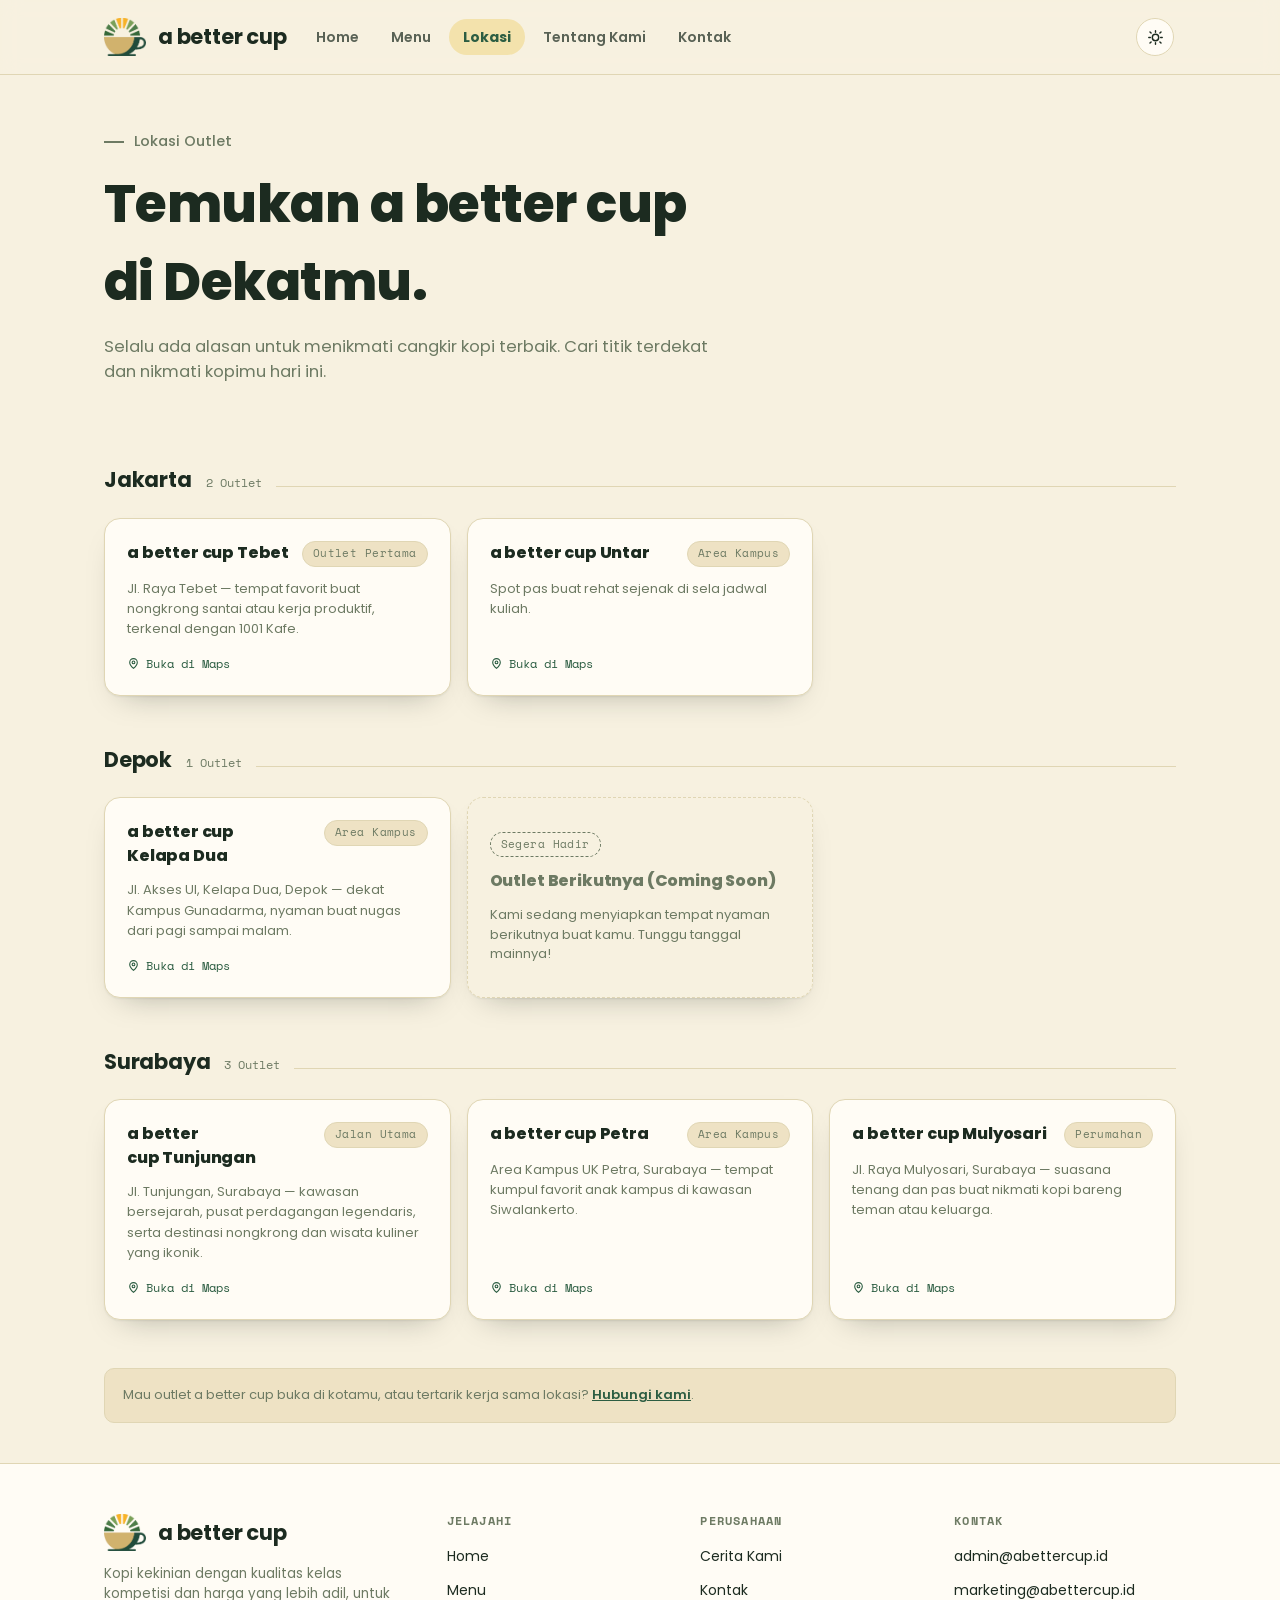
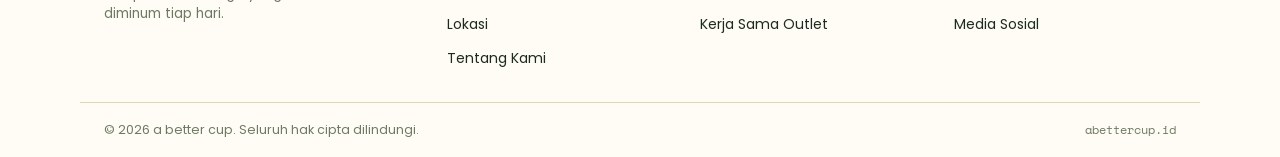
<file: outlets.html>
<!doctype html>
<html lang="id">
<head>
<meta charset="utf-8">
<meta name="viewport" content="width=device-width, initial-scale=1">
<title>Lokasi Outlet — a better cup</title>
<meta name="description" content="Temukan outlet a better cup di Jakarta, Depok, dan Surabaya.">
<link rel="icon" href="data:image/svg+xml,%3Csvg xmlns='http://www.w3.org/2000/svg' viewBox='0 0 32 32'%3E%3Crect width='32' height='32' rx='7' fill='%232c5d42'/%3E%3Cpath d='M9 13h13v6a5 5 0 0 1-5 5h-3a5 5 0 0 1-5-5v-6Z' fill='%23fffcf6'/%3E%3Cpath d='M22 15h1.5a3 3 0 0 1 0 6H22' fill='none' stroke='%23fffcf6' stroke-width='1.6'/%3E%3C/svg%3E">
<link rel="stylesheet" href="https://fonts.googleapis.com/css2?family=Poppins:wght@400;500;600;700;800;900&family=Space+Mono:wght@400;700&display=swap">
<link rel="stylesheet" href="assets/style.css">
<style>
  .city-group{ margin-bottom: 48px; }
  .city-group:last-child{ margin-bottom: 0; }
  .city-group-head{ display:flex; align-items:baseline; gap:14px; margin-bottom:22px; }
  .city-group-head h2{ font-size: 21px; font-weight:700; }
  .city-group-head .count{ font-family:'Space Mono',monospace; font-size:12px; color:var(--muted); }
  .city-group-head::after{ content:""; flex:1; height:1px; background:var(--line); }

  .outlet-grid{ display:grid; grid-template-columns: repeat(3,1fr); gap: 16px; }
  @media (max-width: 900px){ .outlet-grid{ grid-template-columns: repeat(2,1fr); } }
  @media (max-width: 600px){ .outlet-grid{ grid-template-columns: 1fr; } }

  .outlet-card{ padding: 22px; display:flex; flex-direction:column; gap:12px; }
  .outlet-card .top{ display:flex; justify-content:space-between; align-items:flex-start; gap:10px; }
  .outlet-card h3{ font-size: 16px; }
  .outlet-card .addr{ color: var(--muted); font-size: 13px; line-height:1.55; flex:1; }
  .outlet-card .tags{ display:flex; gap:6px; flex-wrap:wrap; }
  .outlet-card .maplink{
    margin-top:4px; font-family:'Space Mono',monospace; font-size:12px; text-decoration:none;
    color: var(--cherry); display:inline-flex; align-items:center; gap:6px;
  }
  .outlet-card .maplink svg{ width:13px; height:13px; }

  .soon-card{
    padding: 22px; display:flex; flex-direction:column; gap:12px; justify-content:center; align-items:flex-start;
    border-style: dashed; background: transparent;
  }
  .soon-card h3{ font-size: 16px; color: var(--muted); }
  .soon-card p{ color: var(--muted); font-size: 13px; }
</style>
</head>
<body>

<header class="site-header">
  <div class="bar">
    <a class="logo" href="index.html">
      <img src="assets/img/logo-icon.png" alt="Logo a better cup">
      <span class="wordmark">a better cup</span>
    </a>
    <nav>
      <ul class="nav-links" data-nav-links>
        <li><a href="index.html">Home</a></li>
        <li><a href="menu.html">Menu</a></li>
        <li><a href="outlets.html" aria-current="page">Lokasi</a></li>
        <li><a href="about.html">Tentang Kami</a></li>
        <li><a href="contact.html">Kontak</a></li>
      </ul>
    </nav>
    <div class="nav-right">
      <button class="theme-toggle" data-theme-toggle aria-label="Ganti tema terang/gelap">
        <svg class="i-sun" viewBox="0 0 24 24" fill="none" stroke="currentColor" stroke-width="2"><circle cx="12" cy="12" r="4.5"/><path d="M12 2.5v2.2M12 19.3v2.2M4.2 4.2l1.6 1.6M18.2 18.2l1.6 1.6M2.5 12h2.2M19.3 12h2.2M4.2 19.8l1.6-1.6M18.2 5.8l1.6-1.6" stroke-linecap="round"/></svg>
        <svg class="i-moon" viewBox="0 0 24 24" fill="none" stroke="currentColor" stroke-width="2"><path d="M20 14.2A8.5 8.5 0 1 1 9.8 4a6.7 6.7 0 0 0 10.2 10.2Z"/></svg>
      </button>
      <button class="nav-toggle" data-nav-toggle aria-label="Buka menu" aria-expanded="false">
        <svg viewBox="0 0 24 24" fill="none" stroke="currentColor" stroke-width="2" stroke-linecap="round"><path d="M4 6h16M4 12h16M4 18h16"/></svg>
      </button>
    </div>
  </div>
</header>

<main>
  <section class="page-hero">
    <div class="wrap">
      <p class="eyebrow">Lokasi Outlet</p>
      <h1>Temukan a better cup<br>di Dekatmu.</h1>
      <p class="lead">Selalu ada alasan untuk menikmati cangkir kopi terbaik. Cari titik terdekat dan nikmati kopimu hari ini.</p>
    </div>
  </section>

  <section class="tight">
    <div class="wrap">

      <div class="city-group">
        <div class="city-group-head"><h2>Jakarta</h2><span class="count mono">2 Outlet</span></div>
        <div class="outlet-grid">
          <div class="card outlet-card">
            <div class="top"><h3>a better cup Tebet</h3><span class="pill">Outlet Pertama</span></div>
            <p class="addr">Jl. Raya Tebet — tempat favorit buat nongkrong santai atau kerja produktif, terkenal dengan 1001 Kafe.</p>
            <a class="maplink" href="https://www.google.com/maps/search/A+Better+Cup+Tebet" target="_blank" rel="noopener">
              <svg viewBox="0 0 24 24" fill="none" stroke="currentColor" stroke-width="2"><path d="M12 21s-7-6.1-7-11a7 7 0 0 1 14 0c0 4.9-7 11-7 11Z"/><circle cx="12" cy="10" r="2.5"/></svg>
              Buka di Maps
            </a>
          </div>
          <div class="card outlet-card">
            <div class="top"><h3>a better cup Untar</h3><span class="pill">Area Kampus</span></div>
            <p class="addr">Spot pas buat rehat sejenak di sela jadwal kuliah.</p>
            <a class="maplink" href="https://www.google.com/maps/search/A+Better+Cup+Untar" target="_blank" rel="noopener">
              <svg viewBox="0 0 24 24" fill="none" stroke="currentColor" stroke-width="2"><path d="M12 21s-7-6.1-7-11a7 7 0 0 1 14 0c0 4.9-7 11-7 11Z"/><circle cx="12" cy="10" r="2.5"/></svg>
              Buka di Maps
            </a>
          </div>
        </div>
      </div>

      <div class="city-group">
        <div class="city-group-head"><h2>Depok</h2><span class="count mono">1 Outlet</span></div>
        <div class="outlet-grid">
          <div class="card outlet-card">
            <div class="top"><h3>a better cup Kelapa Dua</h3><span class="pill">Area Kampus</span></div>
            <p class="addr">Jl. Akses UI, Kelapa Dua, Depok — dekat Kampus Gunadarma, nyaman buat nugas dari pagi sampai malam.</p>
            <a class="maplink" href="https://www.google.com/maps/search/A+Better+Cup+Kelapa+Dua+Depok" target="_blank" rel="noopener">
              <svg viewBox="0 0 24 24" fill="none" stroke="currentColor" stroke-width="2"><path d="M12 21s-7-6.1-7-11a7 7 0 0 1 14 0c0 4.9-7 11-7 11Z"/><circle cx="12" cy="10" r="2.5"/></svg>
              Buka di Maps
            </a>
          </div>
          <div class="card soon-card">
            <span class="pill soon">Segera Hadir</span>
            <h3>Outlet Berikutnya (Coming Soon)</h3>
            <p>Kami sedang menyiapkan tempat nyaman berikutnya buat kamu. Tunggu tanggal mainnya!</p>
          </div>
        </div>
      </div>

      <div class="city-group">
        <div class="city-group-head"><h2>Surabaya</h2><span class="count mono">3 Outlet</span></div>
        <div class="outlet-grid">
          <div class="card outlet-card">
            <div class="top"><h3>a better cup Tunjungan</h3><span class="pill">Jalan Utama</span></div>
            <p class="addr">Jl. Tunjungan, Surabaya — kawasan bersejarah, pusat perdagangan legendaris, serta destinasi nongkrong dan wisata kuliner yang ikonik.</p>
            <a class="maplink" href="https://www.google.com/maps/search/A+Better+Cup+Tunjungan+Surabaya" target="_blank" rel="noopener">
              <svg viewBox="0 0 24 24" fill="none" stroke="currentColor" stroke-width="2"><path d="M12 21s-7-6.1-7-11a7 7 0 0 1 14 0c0 4.9-7 11-7 11Z"/><circle cx="12" cy="10" r="2.5"/></svg>
              Buka di Maps
            </a>
          </div>
          <div class="card outlet-card">
            <div class="top"><h3>a better cup Petra</h3><span class="pill">Area Kampus</span></div>
            <p class="addr">Area Kampus UK Petra, Surabaya — tempat kumpul favorit anak kampus di kawasan Siwalankerto.</p>
            <a class="maplink" href="https://www.google.com/maps/search/A+Better+Cup+Petra+Surabaya" target="_blank" rel="noopener">
              <svg viewBox="0 0 24 24" fill="none" stroke="currentColor" stroke-width="2"><path d="M12 21s-7-6.1-7-11a7 7 0 0 1 14 0c0 4.9-7 11-7 11Z"/><circle cx="12" cy="10" r="2.5"/></svg>
              Buka di Maps
            </a>
          </div>
          <div class="card outlet-card">
            <div class="top"><h3>a better cup Mulyosari</h3><span class="pill">Perumahan</span></div>
            <p class="addr">Jl. Raya Mulyosari, Surabaya — suasana tenang dan pas buat nikmati kopi bareng teman atau keluarga.</p>
            <a class="maplink" href="https://www.google.com/maps/search/A+Better+Cup+Mulyosari+Surabaya" target="_blank" rel="noopener">
              <svg viewBox="0 0 24 24" fill="none" stroke="currentColor" stroke-width="2"><path d="M12 21s-7-6.1-7-11a7 7 0 0 1 14 0c0 4.9-7 11-7 11Z"/><circle cx="12" cy="10" r="2.5"/></svg>
              Buka di Maps
            </a>
          </div>
        </div>
      </div>

      <div class="draft-note" style="display:flex;gap:12px;align-items:flex-start;padding:16px 18px;border-radius:var(--radius-sm);background:var(--surface-2);border:1px solid var(--line);">
        <p style="font-size:13px;color:var(--muted);line-height:1.6;">Mau outlet a better cup buka di kotamu, atau tertarik kerja sama lokasi? <a href="contact.html" style="color:var(--cherry);font-weight:600;">Hubungi kami</a>.</p>
      </div>

    </div>
  </section>
</main>

<footer>
  <div class="foot-top">
    <div class="foot-brand">
      <a class="logo" href="index.html">
        <img src="assets/img/logo-icon.png" alt="Logo a better cup">
        <span class="wordmark">a better cup</span>
      </a>
      <p>Kopi kekinian dengan kualitas kelas kompetisi dan harga yang lebih adil, untuk diminum tiap hari.</p>
    </div>
    <div>
      <h4>Jelajahi</h4>
      <ul class="foot-links">
        <li><a href="index.html">Home</a></li>
        <li><a href="menu.html">Menu</a></li>
        <li><a href="outlets.html">Lokasi</a></li>
        <li><a href="about.html">Tentang Kami</a></li>
      </ul>
    </div>
    <div>
      <h4>Perusahaan</h4>
      <ul class="foot-links">
        <li><a href="about.html">Cerita Kami</a></li>
        <li><a href="contact.html">Kontak</a></li>
        <li><a href="contact.html">Kerja Sama Outlet</a></li>
      </ul>
    </div>
    <div>
      <h4>Kontak</h4>
      <ul class="foot-links">
        <li><a href="mailto:admin@abettercup.id">admin@abettercup.id</a></li>
        <li><a href="mailto:marketing@abettercup.id">marketing@abettercup.id</a></li>
        <li><a href="contact.html">Media Sosial</a></li>
      </ul>
    </div>
  </div>
  <div class="foot-bottom">
    <span>© <span id="year"></span> a better cup. Seluruh hak cipta dilindungi.</span>
    <span class="mono">abettercup.id</span>
  </div>
</footer>

<script>document.getElementById('year').textContent = new Date().getFullYear();</script>
<script src="assets/script.js"></script>
</body>
</html>
</file>
<file: assets/style.css>
/* ==========================================================================
   A Better Cup — shared design system
   Palette: sourced from the official logo — forest green (primary) + sunrise
   gold (secondary) + sage green + tan cup, on a warm cream / deep green-black
   ground.
   Type: Poppins (display + body, matching the rounded geometric look used on
   fore.coffee) + Space Mono (data/price/stat labels only)
   ========================================================================== */

@import url('https://fonts.googleapis.com/css2?family=Poppins:wght@400;500;600;700;800;900&family=Space+Mono:wght@400;700&display=swap');

:root{
  color-scheme: light;

  /* ---- light (default) ---- */
  --bg: #f7f1e0;
  --surface: #fffcf5;
  --surface-2: #eee2c4;
  --ink: #1c2b20;
  --muted: #6d7a63;
  --line: #e0d6b4;

  --cherry: #2c5d42;
  --cherry-ink: #fdfaf1;
  --cherry-bright: #3d7a56;
  --gold: #c98a12;
  --gold-soft: #f3e2ac;
  --good: #3f7a4a;

  --shadow: 0 1px 2px rgba(20,30,20,.06), 0 14px 30px -18px rgba(20,30,20,.35);
  --radius-lg: 22px;
  --radius-md: 16px;
  --radius-sm: 10px;
}

@media (prefers-color-scheme: dark){
  :root:not([data-theme="light"]){
    color-scheme: dark;
    --bg: #10160d;
    --surface: #182018;
    --surface-2: #1f2a1c;
    --ink: #f0ecdc;
    --muted: #a7b19a;
    --line: #2c3826;

    --cherry: #6fbf7c;
    --cherry-ink: #10160d;
    --cherry-bright: #86d491;
    --gold: #e8b840;
    --gold-soft: #4a3d1c;
    --good: #7bbf7b;

    --shadow: 0 1px 2px rgba(0,0,0,.4), 0 18px 34px -18px rgba(0,0,0,.6);
  }
}
:root[data-theme="dark"]{
  color-scheme: dark;
  --bg: #10160d;
  --surface: #182018;
  --surface-2: #1f2a1c;
  --ink: #f0ecdc;
  --muted: #a7b19a;
  --line: #2c3826;

  --cherry: #6fbf7c;
  --cherry-ink: #10160d;
  --cherry-bright: #86d491;
  --gold: #e8b840;
  --gold-soft: #4a3d1c;
  --good: #7bbf7b;

  --shadow: 0 1px 2px rgba(0,0,0,.4), 0 18px 34px -18px rgba(0,0,0,.6);
}

*{ box-sizing: border-box; }
html{ scroll-behavior: smooth; }
body{
  margin: 0;
  background: var(--bg);
  color: var(--ink);
  font-family: 'Poppins', system-ui, -apple-system, sans-serif;
  -webkit-font-smoothing: antialiased;
  line-height: 1.5;
}
@media (prefers-reduced-motion: reduce){
  *{ animation-duration: .001ms !important; transition-duration: .001ms !important; scroll-behavior: auto !important; }
}
img{ max-width: 100%; display: block; }
a{ color: inherit; }
.wrap{ max-width: 1120px; margin: 0 auto; padding-inline: 24px; }

.display{ font-family: 'Poppins', system-ui, sans-serif; }
.mono{ font-family: 'Space Mono', monospace; }
.eyebrow{
  font-family: 'Poppins', system-ui, sans-serif;
  font-size: 14.5px;
  font-weight: 500;
  letter-spacing: 0;
  text-transform: none;
  color: var(--muted);
  margin: 0 0 12px;
  display: flex;
  align-items: center;
  gap: 10px;
}
.eyebrow strong, .eyebrow b{ font-weight: 700; color: var(--cherry); }
.eyebrow::before{ content:""; width: 20px; height: 1.5px; background: var(--muted); display:inline-block; }

h1, h2, h3, h4{ font-family: 'Poppins', system-ui, sans-serif; font-weight: 800; margin: 0; text-wrap: balance; letter-spacing: -.01em; }
p{ margin: 0; }

/* ---------------- Buttons ---------------- */
.btn{
  font-family: 'Poppins', sans-serif;
  font-weight: 600;
  font-size: 14.5px;
  border-radius: 999px;
  padding: 13px 26px;
  border: 1.5px solid transparent;
  cursor: pointer;
  display: inline-flex;
  align-items: center;
  gap: 8px;
  text-decoration: none;
  transition: transform .15s ease, box-shadow .15s ease;
}
.btn:hover{ transform: translateY(-2px); }
.btn:focus-visible{ outline: 2px solid var(--cherry); outline-offset: 2px; }
.btn .btn-icon{ display: inline-flex; transition: transform .18s ease; }
.btn:hover .btn-icon{ transform: translateX(3px); }
.btn-ghost:hover .btn-icon{ transform: none; }
.btn-primary{ background: var(--cherry); color: var(--cherry-ink); box-shadow: var(--shadow); }
.btn-primary:hover{ box-shadow: 0 12px 26px -10px color-mix(in srgb, var(--cherry) 65%, transparent), var(--shadow); }
.btn-ghost{ background: transparent; color: var(--ink); border-color: var(--line); }
.btn-ghost:hover{ border-color: var(--cherry); color: var(--cherry); box-shadow: 0 10px 22px -12px rgba(20,30,20,.28); }

/* ---------------- Header / nav ---------------- */
.site-header{
  position: sticky; top: 0; z-index: 40;
  background: color-mix(in srgb, var(--bg) 88%, transparent);
  backdrop-filter: blur(10px);
  border-bottom: 1px solid var(--line);
}
.site-header .bar{
  max-width: 1120px; margin: 0 auto; padding: 16px 24px;
  display: flex; align-items: center; justify-content: space-between; gap: 16px;
}
.logo{ display: flex; align-items: center; gap: 12px; text-decoration: none; color: var(--ink); flex-shrink: 0; }
.logo img{ width: 42px; height: 42px; object-fit: contain; flex-shrink: 0; }
.logo .wordmark{ font-family: 'Poppins', sans-serif; font-weight: 700; font-size: 21px; letter-spacing: -.01em; }

.nav-links{ display: flex; align-items: center; gap: 4px; list-style: none; margin: 0; padding: 0; }
.nav-links a{
  text-decoration: none; font-weight: 600; font-size: 14px; color: var(--ink); opacity: .72;
  padding: 8px 14px; border-radius: 999px;
  transition: background .18s ease, color .18s ease, opacity .18s ease, transform .18s ease;
}
.nav-links a:hover{ color: var(--cherry); opacity: 1; background: var(--surface-2); transform: translateY(-1px); }
.nav-links a[aria-current="page"]{ color: var(--cherry); opacity: 1; background: var(--gold-soft); font-weight: 700; }

.nav-right{ display: flex; align-items: center; gap: 10px; margin-left: auto; padding-right: 2px; }
.theme-toggle{
  width: 38px; height: 38px; border-radius: 999px; border: 1px solid var(--line);
  background: var(--surface); color: var(--ink); display: grid; place-items: center;
  cursor: pointer; flex-shrink: 0;
}
.theme-toggle svg{ width: 17px; height: 17px; }
.theme-toggle .i-moon{ display: none; }
:root[data-theme="dark"] .theme-toggle .i-sun{ display:none; }
:root[data-theme="dark"] .theme-toggle .i-moon{ display:block; }
@media (prefers-color-scheme: dark){
  :root:not([data-theme="light"]) .theme-toggle .i-sun{ display:none; }
  :root:not([data-theme="light"]) .theme-toggle .i-moon{ display:block; }
}

.nav-toggle{
  display: none; width: 38px; height: 38px; border-radius: 10px; border: 1px solid var(--line);
  background: var(--surface); color: var(--ink); align-items: center; justify-content: center; cursor: pointer;
}
.nav-toggle svg{ width: 18px; height: 18px; }

@media (max-width: 780px){
  .nav-links{
    position: absolute; top: 100%; left: 0; right: 0;
    flex-direction: column; align-items: stretch; gap: 2px;
    background: var(--surface); border-bottom: 1px solid var(--line);
    padding: 10px 24px 18px; box-shadow: var(--shadow);
    display: none;
  }
  .nav-links.open{ display: flex; }
  .nav-links a{ padding: 12px 14px; }
  .nav-toggle{ display: inline-flex; }
}

/* ---------------- Section shells ---------------- */
section{ padding-block: 64px; }
section.tight{ padding-block: 40px; }
.section-head{ max-width: 62ch; margin-bottom: 34px; }
.section-head h2{ font-size: clamp(26px, 3.4vw, 38px); font-weight: 800; margin-bottom: 10px; }
.section-head p{ color: var(--muted); font-size: 15.5px; }
.section-head.center{ margin-inline: auto; text-align: center; }
.section-head.center .eyebrow{ justify-content: center; }
.section-head.center .eyebrow::before{ display: none; }

.band{ background: var(--surface-2); border-top: 1px solid var(--line); border-bottom: 1px solid var(--line); }

/* ---------------- Page hero (interior pages) ---------------- */
.page-hero{ padding-block: 56px 40px; }
.page-hero h1{ font-size: clamp(34px, 5.6vw, 52px); font-weight: 800; }
.page-hero p.lead{ color: var(--muted); font-size: 16.5px; max-width: 56ch; margin-top: 14px; }

/* ---------------- Cards ---------------- */
.card{
  background: var(--surface);
  border: 1px solid var(--line);
  border-radius: var(--radius-md);
  box-shadow: var(--shadow);
}

/* ---------------- Footer ---------------- */
footer{ border-top: 1px solid var(--line); background: var(--surface); }
footer .foot-top{
  max-width: 1120px; margin: 0 auto; padding: 48px 24px 32px;
  display: grid; grid-template-columns: 1.4fr 1fr 1fr 1fr; gap: 32px;
}
@media (max-width: 780px){ footer .foot-top{ grid-template-columns: 1fr 1fr; } }
@media (max-width: 480px){ footer .foot-top{ grid-template-columns: 1fr; } }
footer h4{ font-size: 12px; text-transform: uppercase; letter-spacing: .1em; color: var(--muted); font-family: 'Space Mono', monospace; margin-bottom: 14px; }
footer .foot-links{ list-style: none; margin: 0; padding: 0; display: flex; flex-direction: column; gap: 10px; }
footer .foot-links a{ text-decoration: none; color: var(--ink); font-size: 14px; }
footer .foot-links a:hover{ color: var(--cherry); }
footer .foot-brand p{ color: var(--muted); font-size: 13.5px; margin-top: 10px; max-width: 32ch; }
footer .foot-bottom{
  border-top: 1px solid var(--line); max-width: 1120px; margin: 0 auto; padding: 18px 24px;
  display: flex; justify-content: space-between; gap: 12px; flex-wrap: wrap;
  font-size: 12.5px; color: var(--muted);
}
footer .foot-bottom .mono{ font-size: 11.5px; }

/* ---------------- Utility ---------------- */
.pill{
  font-family: 'Space Mono', monospace; font-size: 10.5px; letter-spacing: .04em;
  padding: 4px 10px; border-radius: 999px; background: var(--surface-2); color: var(--muted);
  border: 1px solid var(--line); white-space: nowrap;
}
.pill.new{ background: var(--gold-soft); color: var(--gold); border-color: transparent; font-weight: 700; }
.pill.soon{ background: transparent; border: 1px dashed var(--muted); }
.tabular{ font-variant-numeric: tabular-nums; }
</file>
